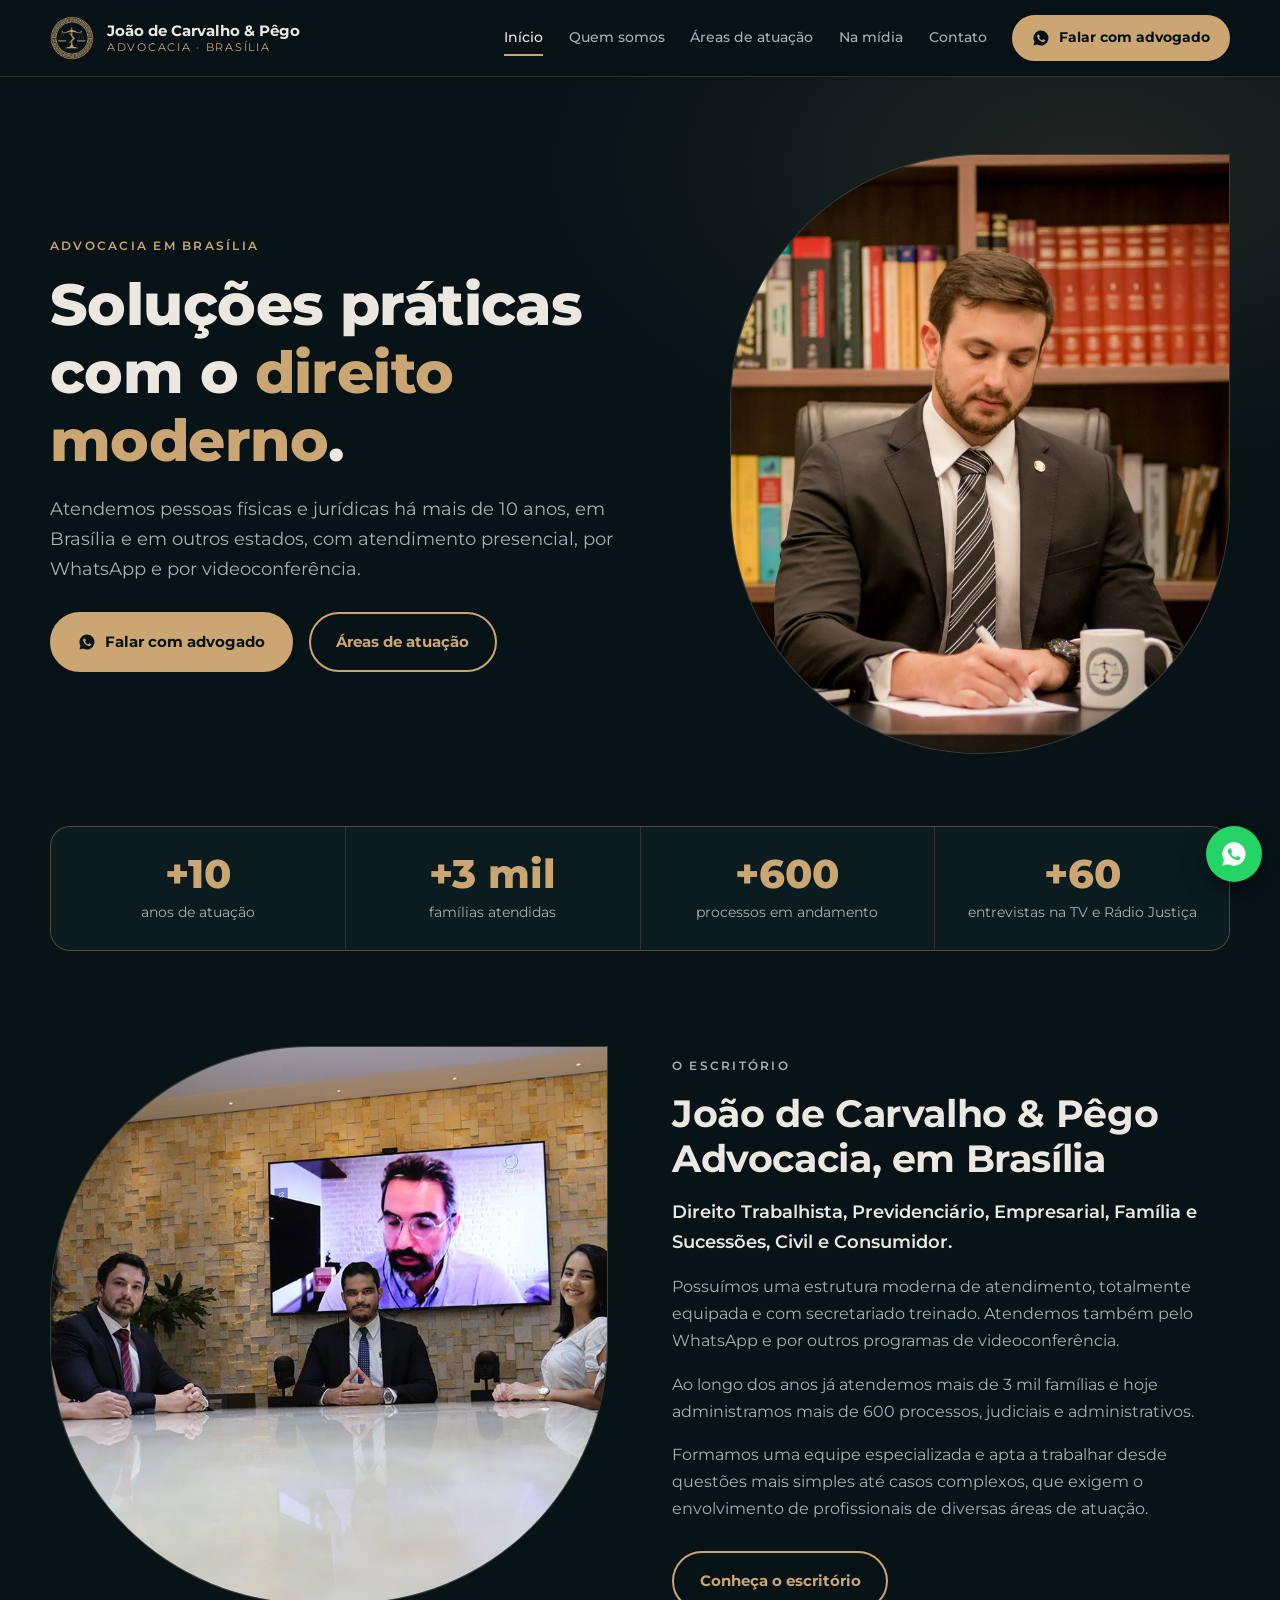
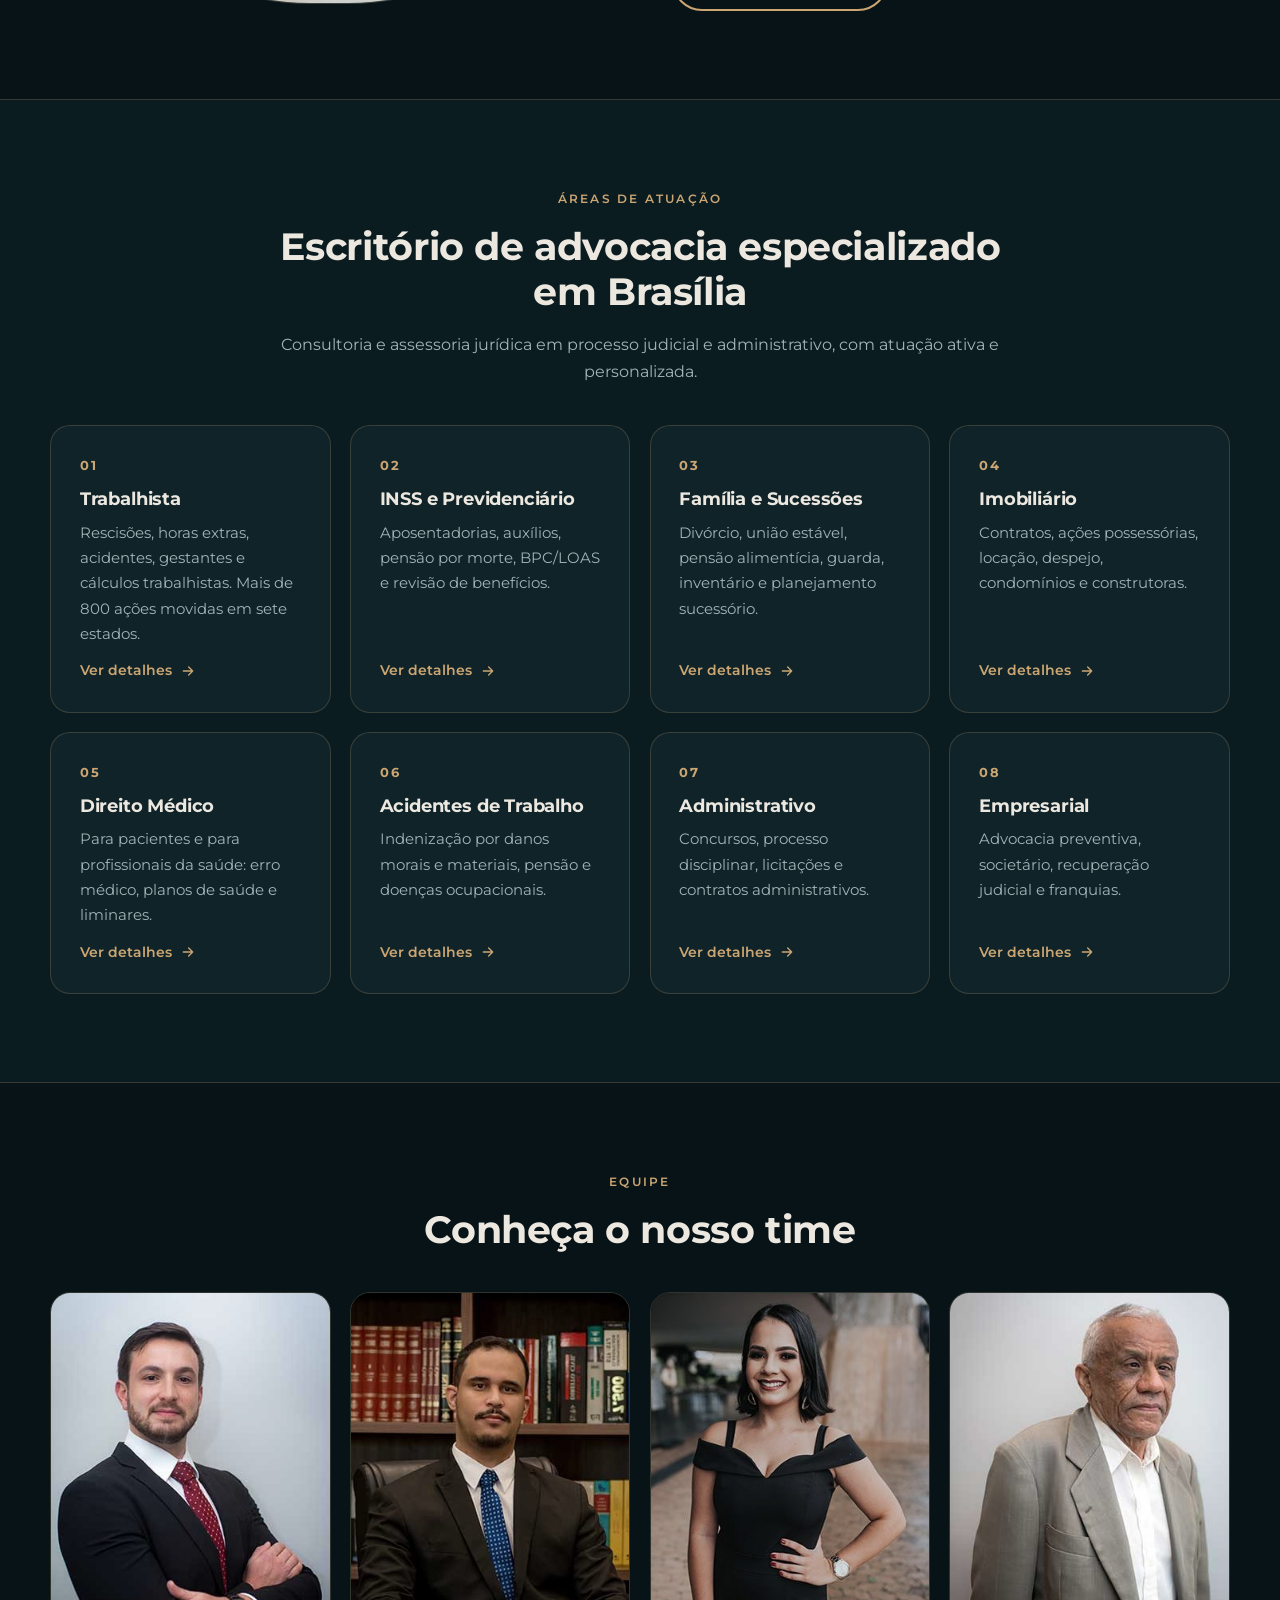
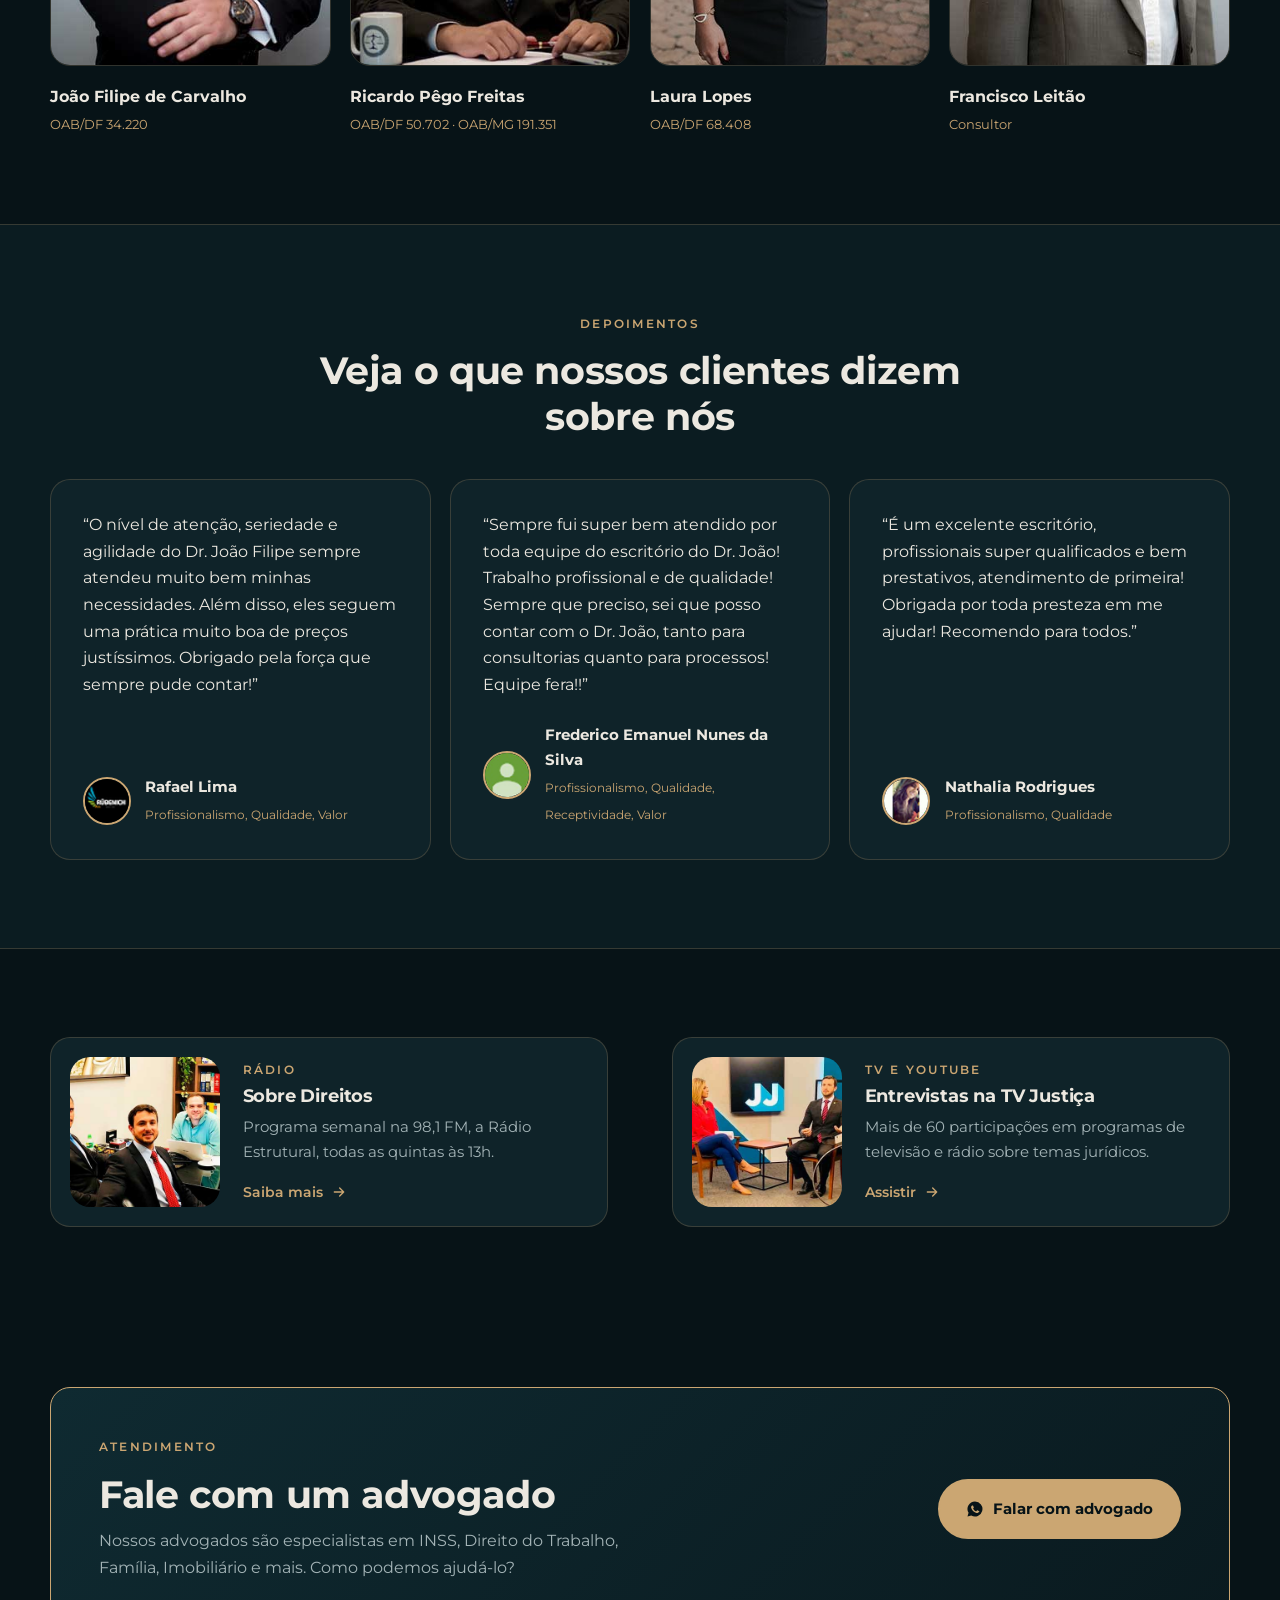
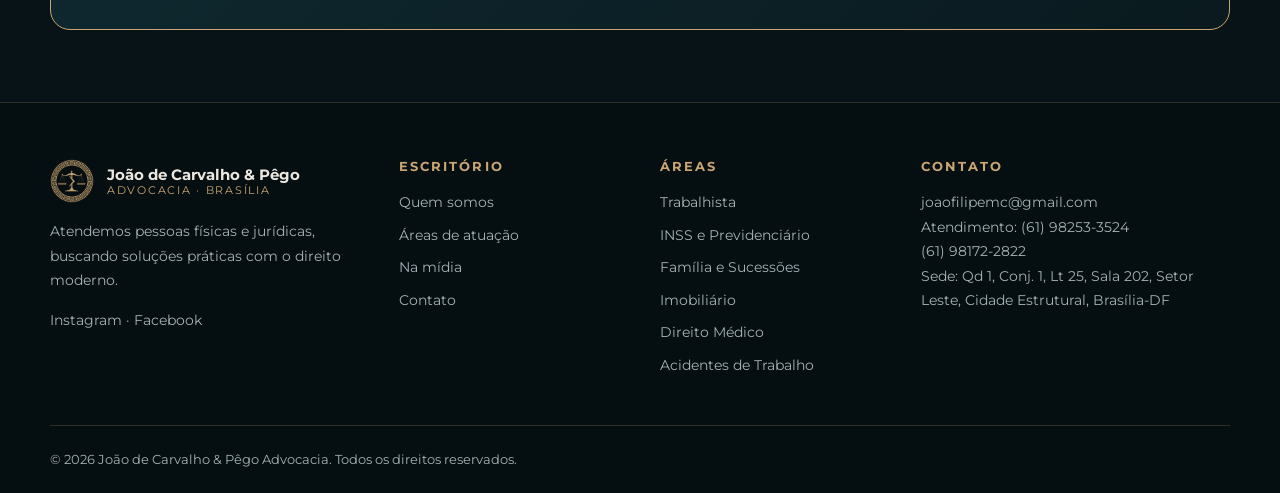
<file: index.html>
<!doctype html>
<html lang="pt-BR">
<head>
<meta charset="utf-8">
<meta name="viewport" content="width=device-width, initial-scale=1">
<title>João de Carvalho &amp; Pêgo | Advocacia em Brasília</title>
<meta name="description" content="Escritório de advocacia em Brasília com mais de 10 anos de atuação: trabalhista, INSS, família, imobiliário, médico e mais. Atendemos pessoas físicas e jurídicas.">
<meta name="theme-color" content="#071317">
<link rel="icon" href="img/marca-dourada.png">
<link rel="preconnect" href="https://fonts.googleapis.com">
<link rel="preconnect" href="https://fonts.gstatic.com" crossorigin>
<link href="https://fonts.googleapis.com/css2?family=Montserrat:wght@400;500;600;700;800&display=swap" rel="stylesheet">
<link rel="stylesheet" href="css/estilo.css">
</head>
<body>
<a class="skip" href="#conteudo">Ir para o conteúdo</a>
<header class="topo">
  <div class="wrap topo__in">
    <a class="marca" href="index.html" aria-label="João de Carvalho &amp; Pêgo Advocacia, página inicial">
      <img src="img/marca-dourada.png" alt="" width="44" height="44">
      <span><strong>João de Carvalho &amp; Pêgo</strong><small>Advocacia · Brasília</small></span>
    </a>
    <button class="menu-btn" aria-expanded="false" aria-controls="menu" aria-label="Abrir menu"><span></span><span></span><span></span></button>
    <nav id="menu" class="menu" aria-label="Principal">
      <a href="index.html" aria-current=page>Início</a><a href="quem-somos.html">Quem somos</a><a href="areas-de-atuacao.html">Áreas de atuação</a><a href="na-midia.html">Na mídia</a><a href="contato.html">Contato</a>
      <a class="btn btn--sm menu__cta" href="https://wa.me/5561982533524?text=Ol%C3%A1!%20Vim%20pelo%20site%20e%20gostaria%20de%20falar%20com%20um%20advogado." target="_blank" rel="noopener"><svg viewBox="0 0 24 24" width="18" height="18" fill="currentColor" aria-hidden="true"><path d="M12 2a10 10 0 0 0-8.6 15.1L2 22l5-1.3A10 10 0 1 0 12 2Zm5.2 14.1c-.2.6-1.2 1.2-1.7 1.2-.4.1-1 .1-1.6-.1-.4-.1-.9-.3-1.5-.6-2.7-1.2-4.4-3.9-4.5-4.1-.1-.2-1.1-1.4-1.1-2.7s.7-1.9.9-2.2c.2-.2.5-.3.7-.3h.5c.2 0 .4 0 .6.5l.8 2c.1.1.1.3 0 .5l-.3.5-.4.4c-.1.2-.3.3-.1.6.2.3.7 1.2 1.5 1.9 1 .9 1.9 1.2 2.2 1.3.3.1.4.1.6-.1l.8-1c.2-.2.3-.2.6-.1l1.9.9c.3.1.5.2.5.3.1.1.1.6-.1 1.2Z"/></svg> Falar com advogado</a>
    </nav>
  </div>
</header>
<main id="conteudo">
<section class="hero">
  <div class="wrap hero__in">
    <div class="hero__txt">
      <p class="eyebrow">Advocacia em Brasília</p>
      <h1>Soluções práticas com o <em>direito moderno</em>.</h1>
      <p class="lead">Atendemos pessoas físicas e jurídicas há mais de 10 anos, em Brasília e em outros estados, com atendimento presencial, por WhatsApp e por videoconferência.</p>
      <div class="hero__acoes"><a class="btn" href="https://wa.me/5561982533524?text=Ol%C3%A1!%20Vim%20pelo%20site%20e%20gostaria%20de%20falar%20com%20um%20advogado." target="_blank" rel="noopener"><svg viewBox="0 0 24 24" width="18" height="18" fill="currentColor" aria-hidden="true"><path d="M12 2a10 10 0 0 0-8.6 15.1L2 22l5-1.3A10 10 0 1 0 12 2Zm5.2 14.1c-.2.6-1.2 1.2-1.7 1.2-.4.1-1 .1-1.6-.1-.4-.1-.9-.3-1.5-.6-2.7-1.2-4.4-3.9-4.5-4.1-.1-.2-1.1-1.4-1.1-2.7s.7-1.9.9-2.2c.2-.2.5-.3.7-.3h.5c.2 0 .4 0 .6.5l.8 2c.1.1.1.3 0 .5l-.3.5-.4.4c-.1.2-.3.3-.1.6.2.3.7 1.2 1.5 1.9 1 .9 1.9 1.2 2.2 1.3.3.1.4.1.6-.1l.8-1c.2-.2.3-.2.6-.1l1.9.9c.3.1.5.2.5.3.1.1.1.6-.1 1.2Z"/></svg> Falar com advogado</a><a class="btn btn--ghost" href="areas-de-atuacao.html">Áreas de atuação</a></div>
    </div>
    <figure class="moldura moldura--hero"><img src="img/hero.jpg" alt="Advogado João Filipe de Carvalho em seu escritório" fetchpriority="high"></figure>
  </div>
  <div class="wrap"><dl class="numeros">
    <div><dt>+10</dt><dd>anos de atuação</dd></div>
    <div><dt>+3 mil</dt><dd>famílias atendidas</dd></div>
    <div><dt>+600</dt><dd>processos em andamento</dd></div>
    <div><dt>+60</dt><dd>entrevistas na TV e Rádio Justiça</dd></div>
  </dl></div>
</section>
<section class="bloco"><div class="wrap duas duas--centro">
  <figure class="moldura"><img src="img/equipe.jpg" alt="Equipe do escritório em sala de reunião" loading="lazy"></figure>
  <div class="texto-img"><p class="eyebrow">O escritório</p><h2>João de Carvalho &amp; Pêgo Advocacia, em Brasília</h2>
    <p class="destaque">Direito Trabalhista, Previdenciário, Empresarial, Família e Sucessões, Civil e Consumidor.</p>
    <p>Possuímos uma estrutura moderna de atendimento, totalmente equipada e com secretariado treinado. Atendemos também pelo WhatsApp e por outros programas de videoconferência.</p>
    <p>Ao longo dos anos já atendemos mais de 3 mil famílias e hoje administramos mais de 600 processos, judiciais e administrativos.</p>
    <p>Formamos uma equipe especializada e apta a trabalhar desde questões mais simples até casos complexos, que exigem o envolvimento de profissionais de diversas áreas de atuação.</p>
    <a class="btn btn--ghost" href="quem-somos.html">Conheça o escritório</a></div>
</div></section>
<section class="bloco bloco--alt"><div class="wrap">
  <div class="cab cab--centro"><p class="eyebrow">Áreas de atuação</p><h2>Escritório de advocacia especializado em Brasília</h2><p>Consultoria e assessoria jurídica em processo judicial e administrativo, com atuação ativa e personalizada.</p></div>
  <div class="grid-areas"><a class="card-area" href="trabalhista.html"><span class="card-area__n">01</span><h3>Trabalhista</h3><p>Rescisões, horas extras, acidentes, gestantes e cálculos trabalhistas. Mais de 800 ações movidas em sete estados.</p><span class="seta">Ver detalhes <svg viewBox="0 0 24 24" width="16" height="16" fill="none" stroke="currentColor" stroke-width="2" stroke-linecap="round" stroke-linejoin="round" aria-hidden="true"><path d="M5 12h14M13 6l6 6-6 6"/></svg></span></a><a class="card-area" href="inss.html"><span class="card-area__n">02</span><h3>INSS e Previdenciário</h3><p>Aposentadorias, auxílios, pensão por morte, BPC/LOAS e revisão de benefícios.</p><span class="seta">Ver detalhes <svg viewBox="0 0 24 24" width="16" height="16" fill="none" stroke="currentColor" stroke-width="2" stroke-linecap="round" stroke-linejoin="round" aria-hidden="true"><path d="M5 12h14M13 6l6 6-6 6"/></svg></span></a><a class="card-area" href="familia-e-sucessoes.html"><span class="card-area__n">03</span><h3>Família e Sucessões</h3><p>Divórcio, união estável, pensão alimentícia, guarda, inventário e planejamento sucessório.</p><span class="seta">Ver detalhes <svg viewBox="0 0 24 24" width="16" height="16" fill="none" stroke="currentColor" stroke-width="2" stroke-linecap="round" stroke-linejoin="round" aria-hidden="true"><path d="M5 12h14M13 6l6 6-6 6"/></svg></span></a><a class="card-area" href="imobiliario.html"><span class="card-area__n">04</span><h3>Imobiliário</h3><p>Contratos, ações possessórias, locação, despejo, condomínios e construtoras.</p><span class="seta">Ver detalhes <svg viewBox="0 0 24 24" width="16" height="16" fill="none" stroke="currentColor" stroke-width="2" stroke-linecap="round" stroke-linejoin="round" aria-hidden="true"><path d="M5 12h14M13 6l6 6-6 6"/></svg></span></a><a class="card-area" href="direito-medico.html"><span class="card-area__n">05</span><h3>Direito Médico</h3><p>Para pacientes e para profissionais da saúde: erro médico, planos de saúde e liminares.</p><span class="seta">Ver detalhes <svg viewBox="0 0 24 24" width="16" height="16" fill="none" stroke="currentColor" stroke-width="2" stroke-linecap="round" stroke-linejoin="round" aria-hidden="true"><path d="M5 12h14M13 6l6 6-6 6"/></svg></span></a><a class="card-area" href="acidentes-de-trabalho.html"><span class="card-area__n">06</span><h3>Acidentes de Trabalho</h3><p>Indenização por danos morais e materiais, pensão e doenças ocupacionais.</p><span class="seta">Ver detalhes <svg viewBox="0 0 24 24" width="16" height="16" fill="none" stroke="currentColor" stroke-width="2" stroke-linecap="round" stroke-linejoin="round" aria-hidden="true"><path d="M5 12h14M13 6l6 6-6 6"/></svg></span></a><a class="card-area" href="areas-de-atuacao.html#administrativo"><span class="card-area__n">07</span><h3>Administrativo</h3><p>Concursos, processo disciplinar, licitações e contratos administrativos.</p><span class="seta">Ver detalhes <svg viewBox="0 0 24 24" width="16" height="16" fill="none" stroke="currentColor" stroke-width="2" stroke-linecap="round" stroke-linejoin="round" aria-hidden="true"><path d="M5 12h14M13 6l6 6-6 6"/></svg></span></a><a class="card-area" href="areas-de-atuacao.html#empresarial"><span class="card-area__n">08</span><h3>Empresarial</h3><p>Advocacia preventiva, societário, recuperação judicial e franquias.</p><span class="seta">Ver detalhes <svg viewBox="0 0 24 24" width="16" height="16" fill="none" stroke="currentColor" stroke-width="2" stroke-linecap="round" stroke-linejoin="round" aria-hidden="true"><path d="M5 12h14M13 6l6 6-6 6"/></svg></span></a></div>
</div></section>
<section class="bloco"><div class="wrap">
  <div class="cab cab--centro"><p class="eyebrow">Equipe</p><h2>Conheça o nosso time</h2></div>
  <div class="grid-time"><a class="mini" href="quem-somos.html#joao"><img src="img/joao.jpg" alt="João Filipe de Carvalho" loading="lazy"><strong>João Filipe de Carvalho</strong><small>OAB/DF 34.220</small></a><a class="mini" href="quem-somos.html#pego"><img src="img/pego.jpg" alt="Ricardo Pêgo Freitas" loading="lazy"><strong>Ricardo Pêgo Freitas</strong><small>OAB/DF 50.702 · OAB/MG 191.351</small></a><a class="mini" href="quem-somos.html#laura"><img src="img/laura.jpg" alt="Laura Lopes" loading="lazy"><strong>Laura Lopes</strong><small>OAB/DF 68.408</small></a><a class="mini" href="quem-somos.html#francisco"><img src="img/francisco.jpg" alt="Francisco Leitão" loading="lazy"><strong>Francisco Leitão</strong><small>Consultor</small></a></div>
</div></section>
<section class="bloco bloco--alt"><div class="wrap">
  <div class="cab cab--centro"><p class="eyebrow">Depoimentos</p><h2>Veja o que nossos clientes dizem sobre nós</h2></div>
  <div class="grid-dep"><figure class="dep"><blockquote>“O nível de atenção, seriedade e agilidade do Dr. João Filipe sempre atendeu muito bem minhas necessidades. Além disso, eles seguem uma prática muito boa de preços justíssimos. Obrigado pela força que sempre pude contar!”</blockquote><figcaption><img src="img/dep-rafaellima.jpg" alt="" width="48" height="48" loading="lazy"><span><strong>Rafael Lima</strong><small>Profissionalismo, Qualidade, Valor</small></span></figcaption></figure><figure class="dep"><blockquote>“Sempre fui super bem atendido por toda equipe do escritório do Dr. João! Trabalho profissional e de qualidade! Sempre que preciso, sei que posso contar com o Dr. João, tanto para consultorias quanto para processos! Equipe fera!!”</blockquote><figcaption><img src="img/dep-frederico.jpg" alt="" width="48" height="48" loading="lazy"><span><strong>Frederico Emanuel Nunes da Silva</strong><small>Profissionalismo, Qualidade, Receptividade, Valor</small></span></figcaption></figure><figure class="dep"><blockquote>“É um excelente escritório, profissionais super qualificados e bem prestativos, atendimento de primeira! Obrigada por toda presteza em me ajudar! Recomendo para todos.”</blockquote><figcaption><img src="img/dep-nathaliarodrigues.jpg" alt="" width="48" height="48" loading="lazy"><span><strong>Nathalia Rodrigues</strong><small>Profissionalismo, Qualidade</small></span></figcaption></figure></div>
</div></section>
<section class="bloco"><div class="wrap duas">
  <article class="card-midia"><img src="img/radio.jpg" alt="" loading="lazy"><div><p class="eyebrow">Rádio</p><h3>Sobre Direitos</h3><p>Programa semanal na 98,1 FM, a Rádio Estrutural, todas as quintas às 13h.</p><a class="seta" href="na-midia.html">Saiba mais <svg viewBox="0 0 24 24" width="16" height="16" fill="none" stroke="currentColor" stroke-width="2" stroke-linecap="round" stroke-linejoin="round" aria-hidden="true"><path d="M5 12h14M13 6l6 6-6 6"/></svg></a></div></article>
  <article class="card-midia"><img src="img/entrevistas.jpg" alt="" loading="lazy"><div><p class="eyebrow">TV e YouTube</p><h3>Entrevistas na TV Justiça</h3><p>Mais de 60 participações em programas de televisão e rádio sobre temas jurídicos.</p><a class="seta" href="na-midia.html">Assistir <svg viewBox="0 0 24 24" width="16" height="16" fill="none" stroke="currentColor" stroke-width="2" stroke-linecap="round" stroke-linejoin="round" aria-hidden="true"><path d="M5 12h14M13 6l6 6-6 6"/></svg></a></div></article>
</div></section>
<section class="faixa">
  <div class="wrap faixa__in">
    <div><p class="eyebrow">Atendimento</p><h2>Fale com um advogado</h2><p>Nossos advogados são especialistas em INSS, Direito do Trabalho, Família, Imobiliário e mais. Como podemos ajudá-lo?</p></div>
    <a class="btn" href="https://wa.me/5561982533524?text=Ol%C3%A1!%20Vim%20pelo%20site%20e%20gostaria%20de%20falar%20com%20um%20advogado." target="_blank" rel="noopener"><svg viewBox="0 0 24 24" width="18" height="18" fill="currentColor" aria-hidden="true"><path d="M12 2a10 10 0 0 0-8.6 15.1L2 22l5-1.3A10 10 0 1 0 12 2Zm5.2 14.1c-.2.6-1.2 1.2-1.7 1.2-.4.1-1 .1-1.6-.1-.4-.1-.9-.3-1.5-.6-2.7-1.2-4.4-3.9-4.5-4.1-.1-.2-1.1-1.4-1.1-2.7s.7-1.9.9-2.2c.2-.2.5-.3.7-.3h.5c.2 0 .4 0 .6.5l.8 2c.1.1.1.3 0 .5l-.3.5-.4.4c-.1.2-.3.3-.1.6.2.3.7 1.2 1.5 1.9 1 .9 1.9 1.2 2.2 1.3.3.1.4.1.6-.1l.8-1c.2-.2.3-.2.6-.1l1.9.9c.3.1.5.2.5.3.1.1.1.6-.1 1.2Z"/></svg> Falar com advogado</a>
  </div>
</section>
</main>
<footer class="rodape">
  <div class="wrap rodape__grid">
    <div>
      <a class="marca" href="index.html"><img src="img/marca-dourada.png" alt="" width="44" height="44"><span><strong>João de Carvalho &amp; Pêgo</strong><small>Advocacia · Brasília</small></span></a>
      <p class="rodape__txt">Atendemos pessoas físicas e jurídicas, buscando soluções práticas com o direito moderno.</p>
      <p class="redes"><a href="https://www.instagram.com/joaocarvalho.adv/" target="_blank" rel="noopener">Instagram</a> · <a href="https://www.facebook.com/jcp.adv.br" target="_blank" rel="noopener">Facebook</a></p>
    </div>
    <div>
      <h3>Escritório</h3>
      <ul class="links">
        <li><a href="quem-somos.html">Quem somos</a></li>
        <li><a href="areas-de-atuacao.html">Áreas de atuação</a></li>
        <li><a href="na-midia.html">Na mídia</a></li>
        <li><a href="contato.html">Contato</a></li>
      </ul>
    </div>
    <div>
      <h3>Áreas</h3>
      <ul class="links">
        <li><a href="trabalhista.html">Trabalhista</a></li>
        <li><a href="inss.html">INSS e Previdenciário</a></li>
        <li><a href="familia-e-sucessoes.html">Família e Sucessões</a></li>
        <li><a href="imobiliario.html">Imobiliário</a></li>
        <li><a href="direito-medico.html">Direito Médico</a></li>
        <li><a href="acidentes-de-trabalho.html">Acidentes de Trabalho</a></li>
      </ul>
    </div>
    <div>
      <h3>Contato</h3>
      <p class="rodape__txt"><a href="mailto:joaofilipemc@gmail.com">joaofilipemc@gmail.com</a><br>
      Atendimento: <a href="https://wa.me/5561982533524?text=Ol%C3%A1!%20Vim%20pelo%20site%20e%20gostaria%20de%20falar%20com%20um%20advogado." target="_blank" rel="noopener">(61) 98253-3524</a><br>
      (61) 98172-2822<br>
      Sede: Qd 1, Conj. 1, Lt 25, Sala 202, Setor Leste, Cidade Estrutural, Brasília-DF</p>
    </div>
  </div>
  <div class="wrap rodape__fim"><p>© 2026 João de Carvalho &amp; Pêgo Advocacia. Todos os direitos reservados.</p></div>
</footer>
<a class="flutuante" href="https://wa.me/5561982533524?text=Ol%C3%A1!%20Vim%20pelo%20site%20e%20gostaria%20de%20falar%20com%20um%20advogado." target="_blank" rel="noopener" aria-label="Falar pelo WhatsApp"><svg viewBox="0 0 24 24" width="18" height="18" fill="currentColor" aria-hidden="true"><path d="M12 2a10 10 0 0 0-8.6 15.1L2 22l5-1.3A10 10 0 1 0 12 2Zm5.2 14.1c-.2.6-1.2 1.2-1.7 1.2-.4.1-1 .1-1.6-.1-.4-.1-.9-.3-1.5-.6-2.7-1.2-4.4-3.9-4.5-4.1-.1-.2-1.1-1.4-1.1-2.7s.7-1.9.9-2.2c.2-.2.5-.3.7-.3h.5c.2 0 .4 0 .6.5l.8 2c.1.1.1.3 0 .5l-.3.5-.4.4c-.1.2-.3.3-.1.6.2.3.7 1.2 1.5 1.9 1 .9 1.9 1.2 2.2 1.3.3.1.4.1.6-.1l.8-1c.2-.2.3-.2.6-.1l1.9.9c.3.1.5.2.5.3.1.1.1.6-.1 1.2Z"/></svg></a>
<script src="js/site.js"></script>
</body>
</html>
</file>
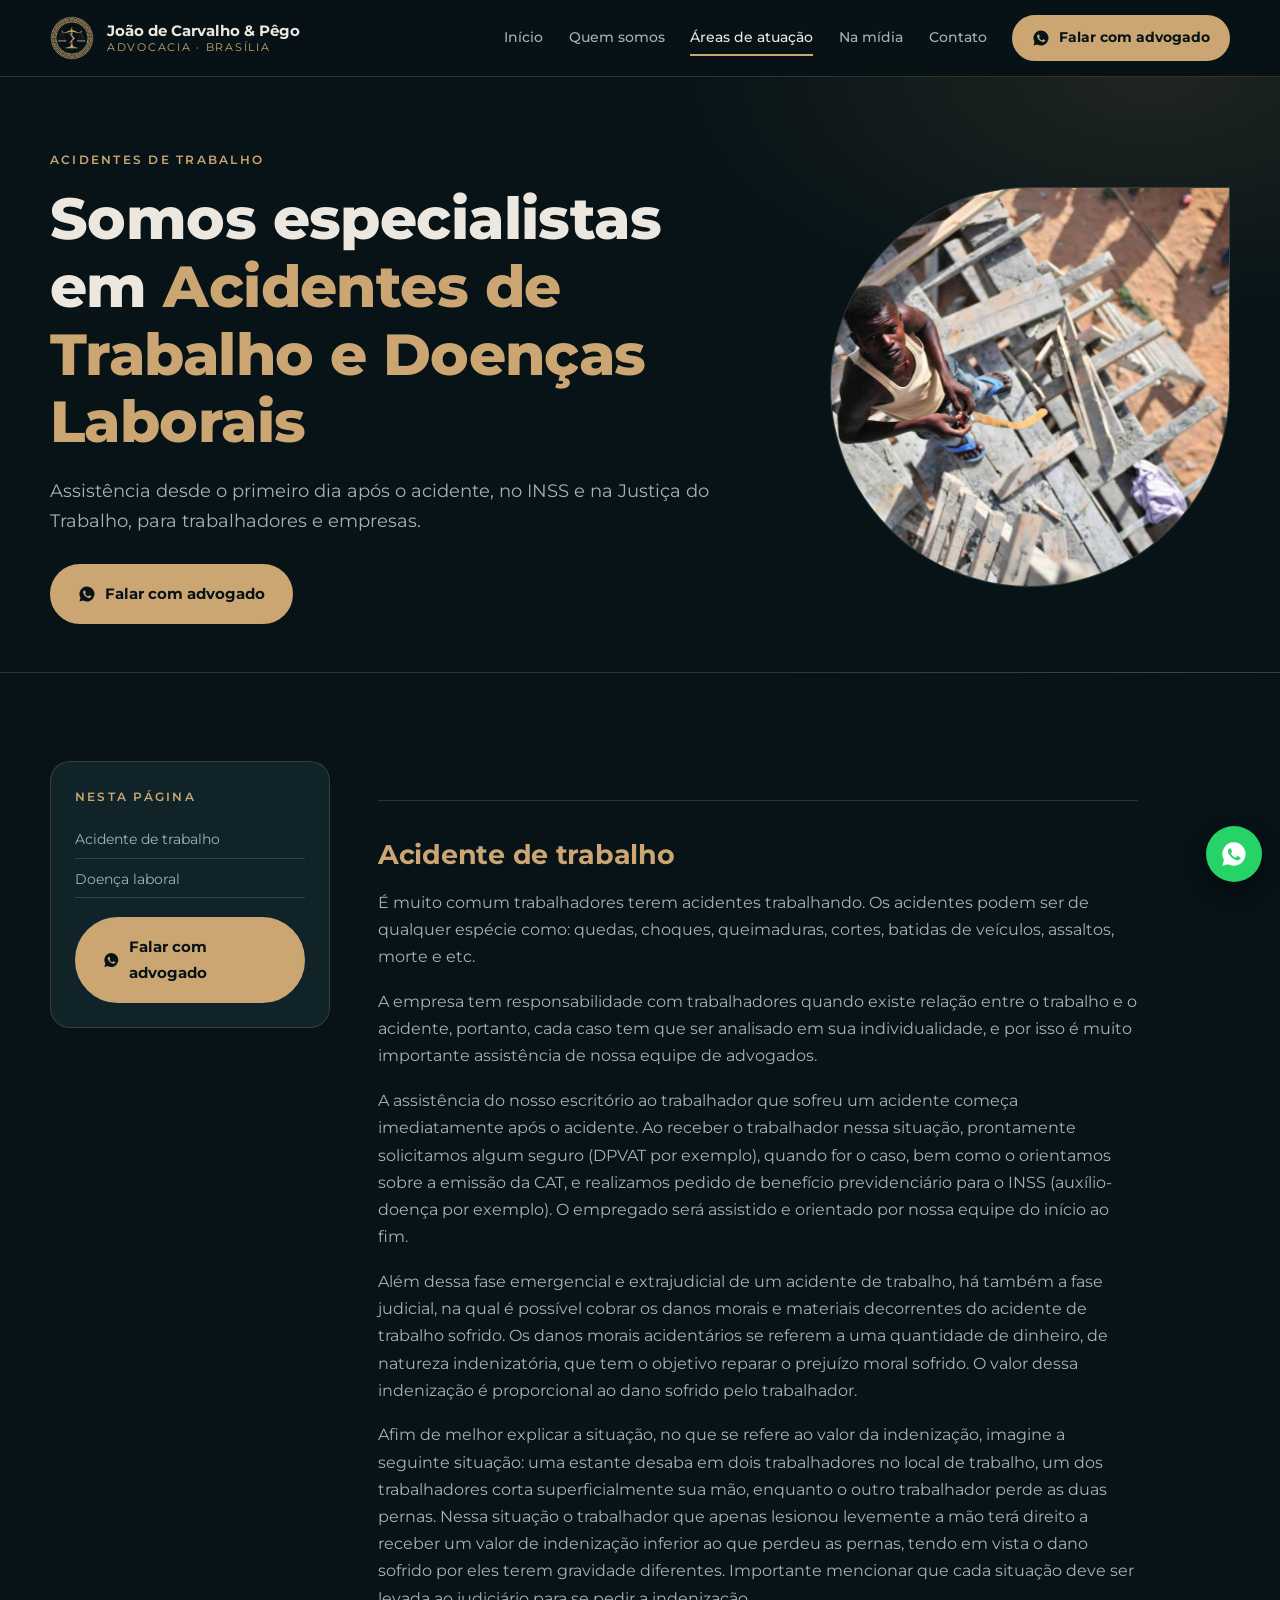
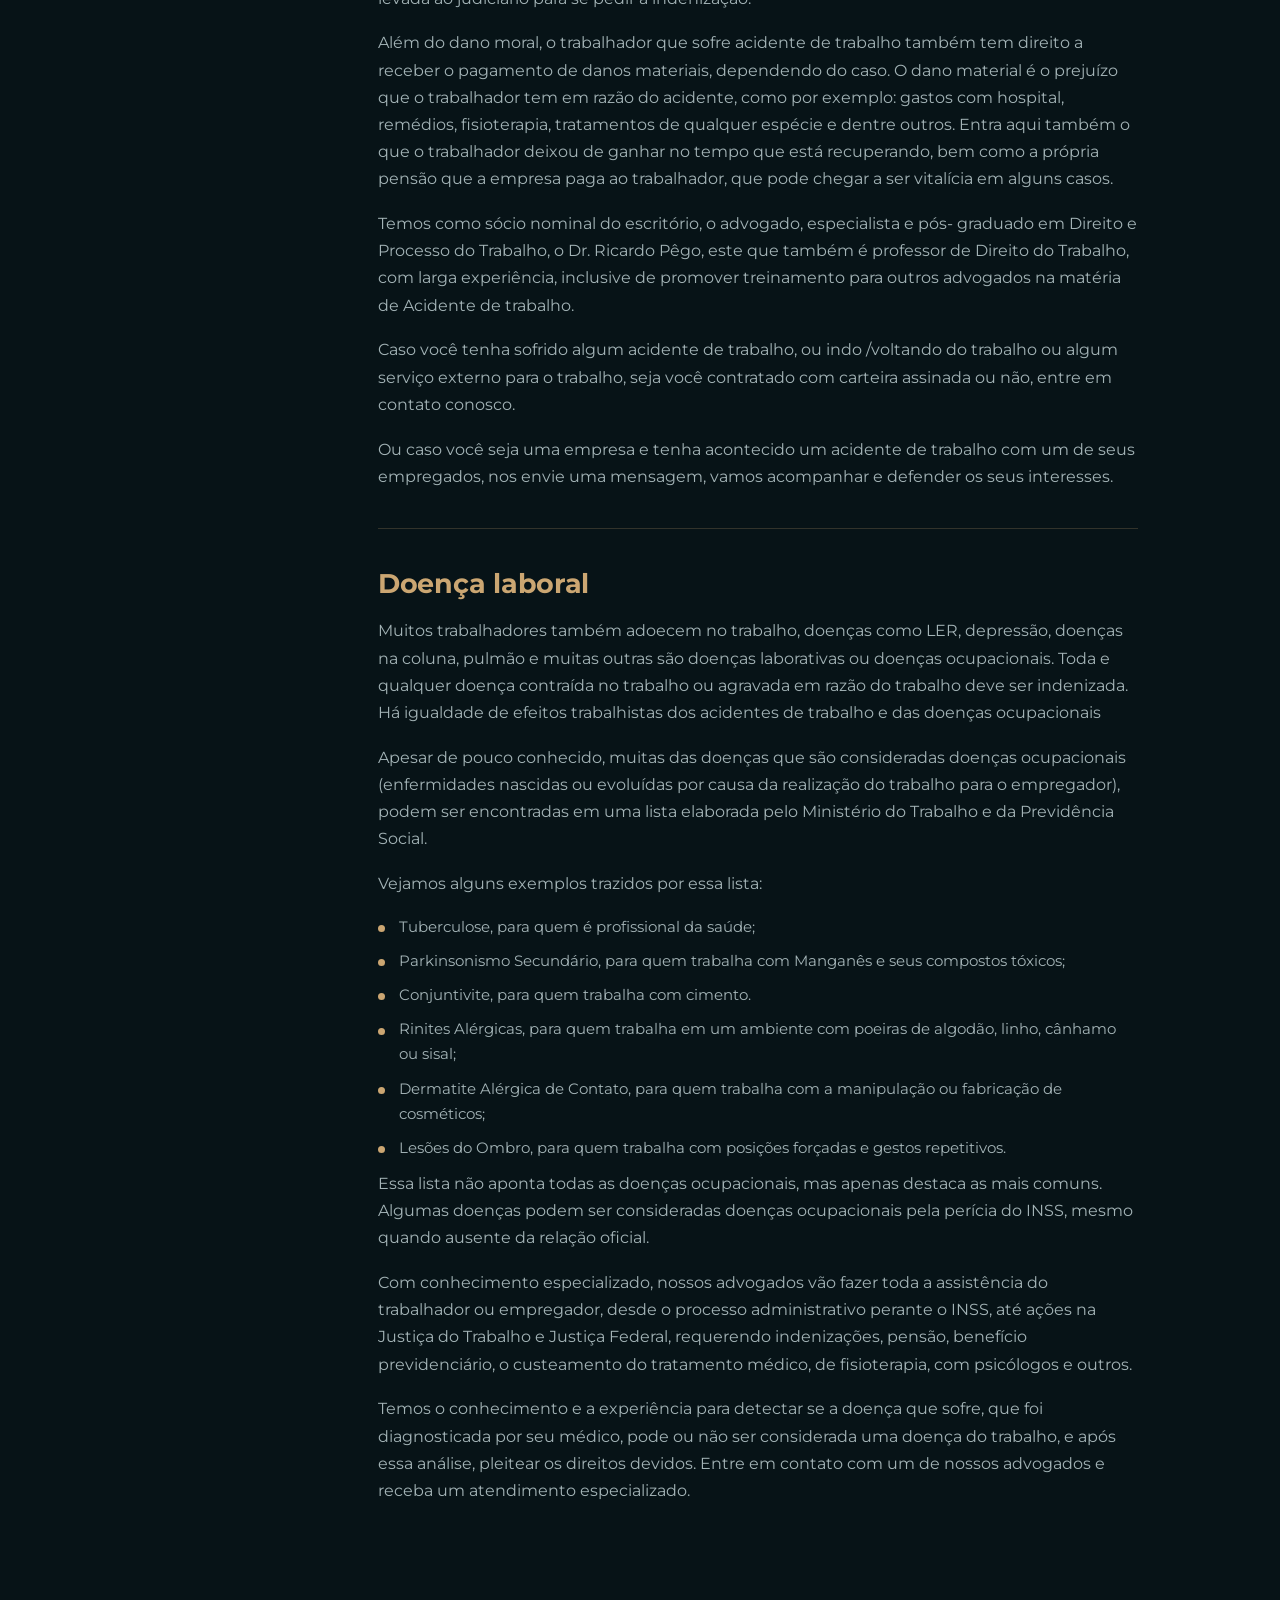
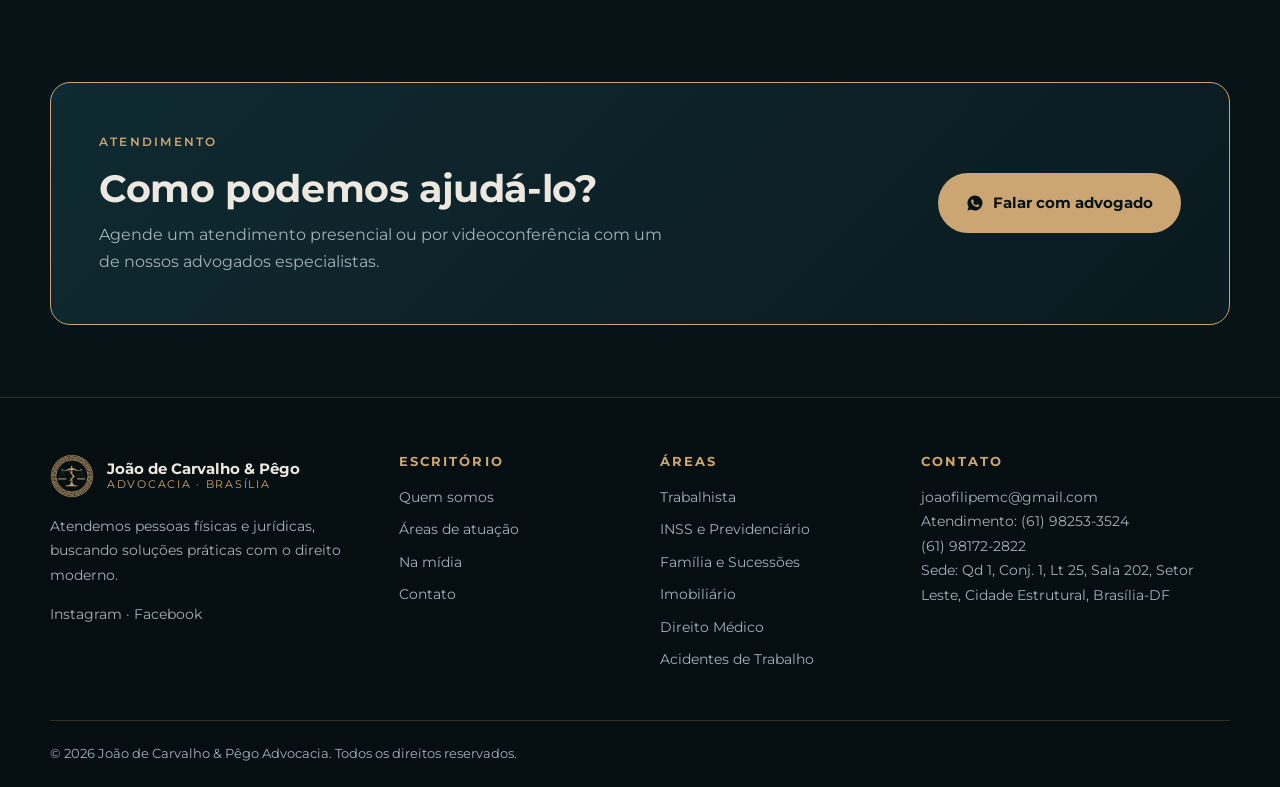
<file: acidentes-de-trabalho.html>
<!doctype html>
<html lang="pt-BR">
<head>
<meta charset="utf-8">
<meta name="viewport" content="width=device-width, initial-scale=1">
<title>Advogado de Acidente de Trabalho em Brasília | João de Carvalho &amp; Pêgo Advocacia</title>
<meta name="description" content="Assistência desde o primeiro dia após o acidente, no INSS e na Justiça do Trabalho, para trabalhadores e empresas.">
<meta name="theme-color" content="#071317">
<link rel="icon" href="img/marca-dourada.png">
<link rel="preconnect" href="https://fonts.googleapis.com">
<link rel="preconnect" href="https://fonts.gstatic.com" crossorigin>
<link href="https://fonts.googleapis.com/css2?family=Montserrat:wght@400;500;600;700;800&display=swap" rel="stylesheet">
<link rel="stylesheet" href="css/estilo.css">
</head>
<body>
<a class="skip" href="#conteudo">Ir para o conteúdo</a>
<header class="topo">
  <div class="wrap topo__in">
    <a class="marca" href="index.html" aria-label="João de Carvalho &amp; Pêgo Advocacia, página inicial">
      <img src="img/marca-dourada.png" alt="" width="44" height="44">
      <span><strong>João de Carvalho &amp; Pêgo</strong><small>Advocacia · Brasília</small></span>
    </a>
    <button class="menu-btn" aria-expanded="false" aria-controls="menu" aria-label="Abrir menu"><span></span><span></span><span></span></button>
    <nav id="menu" class="menu" aria-label="Principal">
      <a href="index.html">Início</a><a href="quem-somos.html">Quem somos</a><a href="areas-de-atuacao.html" aria-current=page>Áreas de atuação</a><a href="na-midia.html">Na mídia</a><a href="contato.html">Contato</a>
      <a class="btn btn--sm menu__cta" href="https://wa.me/5561982533524?text=Ol%C3%A1!%20Vim%20pelo%20site%20e%20gostaria%20de%20falar%20com%20um%20advogado." target="_blank" rel="noopener"><svg viewBox="0 0 24 24" width="18" height="18" fill="currentColor" aria-hidden="true"><path d="M12 2a10 10 0 0 0-8.6 15.1L2 22l5-1.3A10 10 0 1 0 12 2Zm5.2 14.1c-.2.6-1.2 1.2-1.7 1.2-.4.1-1 .1-1.6-.1-.4-.1-.9-.3-1.5-.6-2.7-1.2-4.4-3.9-4.5-4.1-.1-.2-1.1-1.4-1.1-2.7s.7-1.9.9-2.2c.2-.2.5-.3.7-.3h.5c.2 0 .4 0 .6.5l.8 2c.1.1.1.3 0 .5l-.3.5-.4.4c-.1.2-.3.3-.1.6.2.3.7 1.2 1.5 1.9 1 .9 1.9 1.2 2.2 1.3.3.1.4.1.6-.1l.8-1c.2-.2.3-.2.6-.1l1.9.9c.3.1.5.2.5.3.1.1.1.6-.1 1.2Z"/></svg> Falar com advogado</a>
    </nav>
  </div>
</header>
<main id="conteudo">
<section class="page-hero page-hero--img">
  <div class="wrap page-hero__in">
    <div class="page-hero__txt"><p class="eyebrow">Acidentes de Trabalho</p><h1>Somos especialistas em <em>Acidentes de Trabalho e Doenças Laborais</em></h1><p class="lead">Assistência desde o primeiro dia após o acidente, no INSS e na Justiça do Trabalho, para trabalhadores e empresas.</p>
    <a class="btn" href="https://wa.me/5561982533524?text=Ol%C3%A1!%20Vim%20pelo%20site%20e%20gostaria%20de%20falar%20com%20um%20advogado." target="_blank" rel="noopener"><svg viewBox="0 0 24 24" width="18" height="18" fill="currentColor" aria-hidden="true"><path d="M12 2a10 10 0 0 0-8.6 15.1L2 22l5-1.3A10 10 0 1 0 12 2Zm5.2 14.1c-.2.6-1.2 1.2-1.7 1.2-.4.1-1 .1-1.6-.1-.4-.1-.9-.3-1.5-.6-2.7-1.2-4.4-3.9-4.5-4.1-.1-.2-1.1-1.4-1.1-2.7s.7-1.9.9-2.2c.2-.2.5-.3.7-.3h.5c.2 0 .4 0 .6.5l.8 2c.1.1.1.3 0 .5l-.3.5-.4.4c-.1.2-.3.3-.1.6.2.3.7 1.2 1.5 1.9 1 .9 1.9 1.2 2.2 1.3.3.1.4.1.6-.1l.8-1c.2-.2.3-.2.6-.1l1.9.9c.3.1.5.2.5.3.1.1.1.6-.1 1.2Z"/></svg> Falar com advogado</a></div>
    <figure class="moldura"><img src="img/acidentes.jpg" alt="Trabalhador na construção civil" loading="eager"></figure>
  </div>
</section>
<section class="bloco">
  <div class="wrap conteudo">
    <aside class="indice" aria-label="Nesta página"><p class="eyebrow">Nesta página</p><ol><li><a href="#s0">Acidente de trabalho</a></li><li><a href="#s1">Doença laboral</a></li></ol>
      <a class="btn btn--full" href="https://wa.me/5561982533524?text=Ol%C3%A1!%20Vim%20pelo%20site%20e%20gostaria%20de%20falar%20com%20um%20advogado." target="_blank" rel="noopener"><svg viewBox="0 0 24 24" width="18" height="18" fill="currentColor" aria-hidden="true"><path d="M12 2a10 10 0 0 0-8.6 15.1L2 22l5-1.3A10 10 0 1 0 12 2Zm5.2 14.1c-.2.6-1.2 1.2-1.7 1.2-.4.1-1 .1-1.6-.1-.4-.1-.9-.3-1.5-.6-2.7-1.2-4.4-3.9-4.5-4.1-.1-.2-1.1-1.4-1.1-2.7s.7-1.9.9-2.2c.2-.2.5-.3.7-.3h.5c.2 0 .4 0 .6.5l.8 2c.1.1.1.3 0 .5l-.3.5-.4.4c-.1.2-.3.3-.1.6.2.3.7 1.2 1.5 1.9 1 .9 1.9 1.2 2.2 1.3.3.1.4.1.6-.1l.8-1c.2-.2.3-.2.6-.1l1.9.9c.3.1.5.2.5.3.1.1.1.6-.1 1.2Z"/></svg> Falar com advogado</a></aside>
    <article class="artigo"><div class="prosa prosa--intro"></div><section class="tema" id="s0"><h2>Acidente de trabalho</h2><div class="prosa"><p>É muito comum trabalhadores terem acidentes trabalhando. Os acidentes podem ser de qualquer espécie como: quedas, choques, queimaduras, cortes, batidas de veículos, assaltos, morte e etc.</p><p>A empresa tem responsabilidade com trabalhadores quando existe relação entre o trabalho e o acidente, portanto, cada caso tem que ser analisado em sua individualidade, e por isso é muito importante assistência de nossa equipe de advogados.</p><p>A assistência do nosso escritório ao trabalhador que sofreu um acidente começa imediatamente após o acidente. Ao receber o trabalhador nessa situação, prontamente solicitamos algum seguro (DPVAT por exemplo), quando for o caso, bem como o orientamos sobre a emissão da CAT, e realizamos pedido de benefício previdenciário para o INSS (auxílio-doença por exemplo). O empregado será assistido e orientado por nossa equipe do início ao fim.</p><p>Além dessa fase emergencial e extrajudicial de um acidente de trabalho, há também a fase judicial, na qual é possível cobrar os danos morais e materiais decorrentes do acidente de trabalho sofrido. Os danos morais acidentários se referem a uma quantidade de dinheiro, de natureza indenizatória, que tem o objetivo reparar o prejuízo moral sofrido. O valor dessa indenização é proporcional ao dano sofrido pelo trabalhador.</p><p>Afim de melhor explicar a situação, no que se refere ao valor da indenização, imagine a seguinte situação: uma estante desaba em dois trabalhadores no local de trabalho, um dos trabalhadores corta superficialmente sua mão, enquanto o outro trabalhador perde as duas pernas. Nessa situação o trabalhador que apenas lesionou levemente a mão terá direito a receber um valor de indenização inferior ao que perdeu as pernas, tendo em vista o dano sofrido por eles terem gravidade diferentes. Importante mencionar que cada situação deve ser levada ao judiciário para se pedir a indenização.</p><p>Além do dano moral, o trabalhador que sofre acidente de trabalho também tem direito a receber o pagamento de danos materiais, dependendo do caso. O dano material é o prejuízo que o trabalhador tem em razão do acidente, como por exemplo: gastos com hospital, remédios, fisioterapia, tratamentos de qualquer espécie e dentre outros. Entra aqui também o que o trabalhador deixou de ganhar no tempo que está recuperando, bem como a própria pensão que a empresa paga ao trabalhador, que pode chegar a ser vitalícia em alguns casos.</p><p>Temos como sócio nominal do escritório, o advogado, especialista e pós- graduado em Direito e Processo do Trabalho, o Dr. Ricardo Pêgo, este que também é professor de Direito do Trabalho, com larga experiência, inclusive de promover treinamento para outros advogados na matéria de Acidente de trabalho.</p><p>Caso você tenha sofrido algum acidente de trabalho, ou indo /voltando do trabalho ou algum serviço externo para o trabalho, seja você contratado com carteira assinada ou não, entre em contato conosco.</p><p>Ou caso você seja uma empresa e tenha acontecido um acidente de trabalho com um de seus empregados, nos envie uma mensagem, vamos acompanhar e defender os seus interesses.</p></div></section><section class="tema" id="s1"><h2>Doença laboral</h2><div class="prosa"><p>Muitos trabalhadores também adoecem no trabalho, doenças como LER, depressão, doenças na coluna, pulmão e muitas outras são doenças laborativas ou doenças ocupacionais. Toda e qualquer doença contraída no trabalho ou agravada em razão do trabalho deve ser indenizada. Há igualdade de efeitos trabalhistas dos acidentes de trabalho e das doenças ocupacionais</p><p>Apesar de pouco conhecido, muitas das doenças que são consideradas doenças ocupacionais (enfermidades nascidas ou evoluídas por causa da realização do trabalho para o empregador), podem ser encontradas em uma lista elaborada pelo Ministério do Trabalho e da Previdência Social.</p><p>Vejamos alguns exemplos trazidos por essa lista:</p><ul><li>Tuberculose, para quem é profissional da saúde;</li><li>Parkinsonismo Secundário, para quem trabalha com Manganês e seus compostos tóxicos;</li><li>Conjuntivite, para quem trabalha com cimento.</li><li>Rinites Alérgicas, para quem trabalha em um ambiente com poeiras de algodão, linho, cânhamo ou sisal;</li><li>Dermatite Alérgica de Contato, para quem trabalha com a manipulação ou fabricação de cosméticos;</li><li>Lesões do Ombro, para quem trabalha com posições forçadas e gestos repetitivos.</li></ul><p>Essa lista não aponta todas as doenças ocupacionais, mas apenas destaca as mais comuns. Algumas doenças podem ser consideradas doenças ocupacionais pela perícia do INSS, mesmo quando ausente da relação oficial.</p><p>Com conhecimento especializado, nossos advogados vão fazer toda a assistência do trabalhador ou empregador, desde o processo administrativo perante o INSS, até ações na Justiça do Trabalho e Justiça Federal, requerendo indenizações, pensão, benefício previdenciário, o custeamento do tratamento médico, de fisioterapia, com psicólogos e outros.</p><p>Temos o conhecimento e a experiência para detectar se a doença que sofre, que foi diagnosticada por seu médico, pode ou não ser considerada uma doença do trabalho, e após essa análise, pleitear os direitos devidos. Entre em contato com um de nossos advogados e receba um atendimento especializado.</p></div></section></article>
  </div>
</section>
<section class="faixa">
  <div class="wrap faixa__in">
    <div><p class="eyebrow">Atendimento</p><h2>Como podemos ajudá-lo?</h2><p>Agende um atendimento presencial ou por videoconferência com um de nossos advogados especialistas.</p></div>
    <a class="btn" href="https://wa.me/5561982533524?text=Ol%C3%A1!%20Vim%20pelo%20site%20e%20gostaria%20de%20falar%20com%20um%20advogado." target="_blank" rel="noopener"><svg viewBox="0 0 24 24" width="18" height="18" fill="currentColor" aria-hidden="true"><path d="M12 2a10 10 0 0 0-8.6 15.1L2 22l5-1.3A10 10 0 1 0 12 2Zm5.2 14.1c-.2.6-1.2 1.2-1.7 1.2-.4.1-1 .1-1.6-.1-.4-.1-.9-.3-1.5-.6-2.7-1.2-4.4-3.9-4.5-4.1-.1-.2-1.1-1.4-1.1-2.7s.7-1.9.9-2.2c.2-.2.5-.3.7-.3h.5c.2 0 .4 0 .6.5l.8 2c.1.1.1.3 0 .5l-.3.5-.4.4c-.1.2-.3.3-.1.6.2.3.7 1.2 1.5 1.9 1 .9 1.9 1.2 2.2 1.3.3.1.4.1.6-.1l.8-1c.2-.2.3-.2.6-.1l1.9.9c.3.1.5.2.5.3.1.1.1.6-.1 1.2Z"/></svg> Falar com advogado</a>
  </div>
</section>
</main>
<footer class="rodape">
  <div class="wrap rodape__grid">
    <div>
      <a class="marca" href="index.html"><img src="img/marca-dourada.png" alt="" width="44" height="44"><span><strong>João de Carvalho &amp; Pêgo</strong><small>Advocacia · Brasília</small></span></a>
      <p class="rodape__txt">Atendemos pessoas físicas e jurídicas, buscando soluções práticas com o direito moderno.</p>
      <p class="redes"><a href="https://www.instagram.com/joaocarvalho.adv/" target="_blank" rel="noopener">Instagram</a> · <a href="https://www.facebook.com/jcp.adv.br" target="_blank" rel="noopener">Facebook</a></p>
    </div>
    <div>
      <h3>Escritório</h3>
      <ul class="links">
        <li><a href="quem-somos.html">Quem somos</a></li>
        <li><a href="areas-de-atuacao.html">Áreas de atuação</a></li>
        <li><a href="na-midia.html">Na mídia</a></li>
        <li><a href="contato.html">Contato</a></li>
      </ul>
    </div>
    <div>
      <h3>Áreas</h3>
      <ul class="links">
        <li><a href="trabalhista.html">Trabalhista</a></li>
        <li><a href="inss.html">INSS e Previdenciário</a></li>
        <li><a href="familia-e-sucessoes.html">Família e Sucessões</a></li>
        <li><a href="imobiliario.html">Imobiliário</a></li>
        <li><a href="direito-medico.html">Direito Médico</a></li>
        <li><a href="acidentes-de-trabalho.html">Acidentes de Trabalho</a></li>
      </ul>
    </div>
    <div>
      <h3>Contato</h3>
      <p class="rodape__txt"><a href="mailto:joaofilipemc@gmail.com">joaofilipemc@gmail.com</a><br>
      Atendimento: <a href="https://wa.me/5561982533524?text=Ol%C3%A1!%20Vim%20pelo%20site%20e%20gostaria%20de%20falar%20com%20um%20advogado." target="_blank" rel="noopener">(61) 98253-3524</a><br>
      (61) 98172-2822<br>
      Sede: Qd 1, Conj. 1, Lt 25, Sala 202, Setor Leste, Cidade Estrutural, Brasília-DF</p>
    </div>
  </div>
  <div class="wrap rodape__fim"><p>© 2026 João de Carvalho &amp; Pêgo Advocacia. Todos os direitos reservados.</p></div>
</footer>
<a class="flutuante" href="https://wa.me/5561982533524?text=Ol%C3%A1!%20Vim%20pelo%20site%20e%20gostaria%20de%20falar%20com%20um%20advogado." target="_blank" rel="noopener" aria-label="Falar pelo WhatsApp"><svg viewBox="0 0 24 24" width="18" height="18" fill="currentColor" aria-hidden="true"><path d="M12 2a10 10 0 0 0-8.6 15.1L2 22l5-1.3A10 10 0 1 0 12 2Zm5.2 14.1c-.2.6-1.2 1.2-1.7 1.2-.4.1-1 .1-1.6-.1-.4-.1-.9-.3-1.5-.6-2.7-1.2-4.4-3.9-4.5-4.1-.1-.2-1.1-1.4-1.1-2.7s.7-1.9.9-2.2c.2-.2.5-.3.7-.3h.5c.2 0 .4 0 .6.5l.8 2c.1.1.1.3 0 .5l-.3.5-.4.4c-.1.2-.3.3-.1.6.2.3.7 1.2 1.5 1.9 1 .9 1.9 1.2 2.2 1.3.3.1.4.1.6-.1l.8-1c.2-.2.3-.2.6-.1l1.9.9c.3.1.5.2.5.3.1.1.1.6-.1 1.2Z"/></svg></a>
<script src="js/site.js"></script>
</body>
</html>
</file>
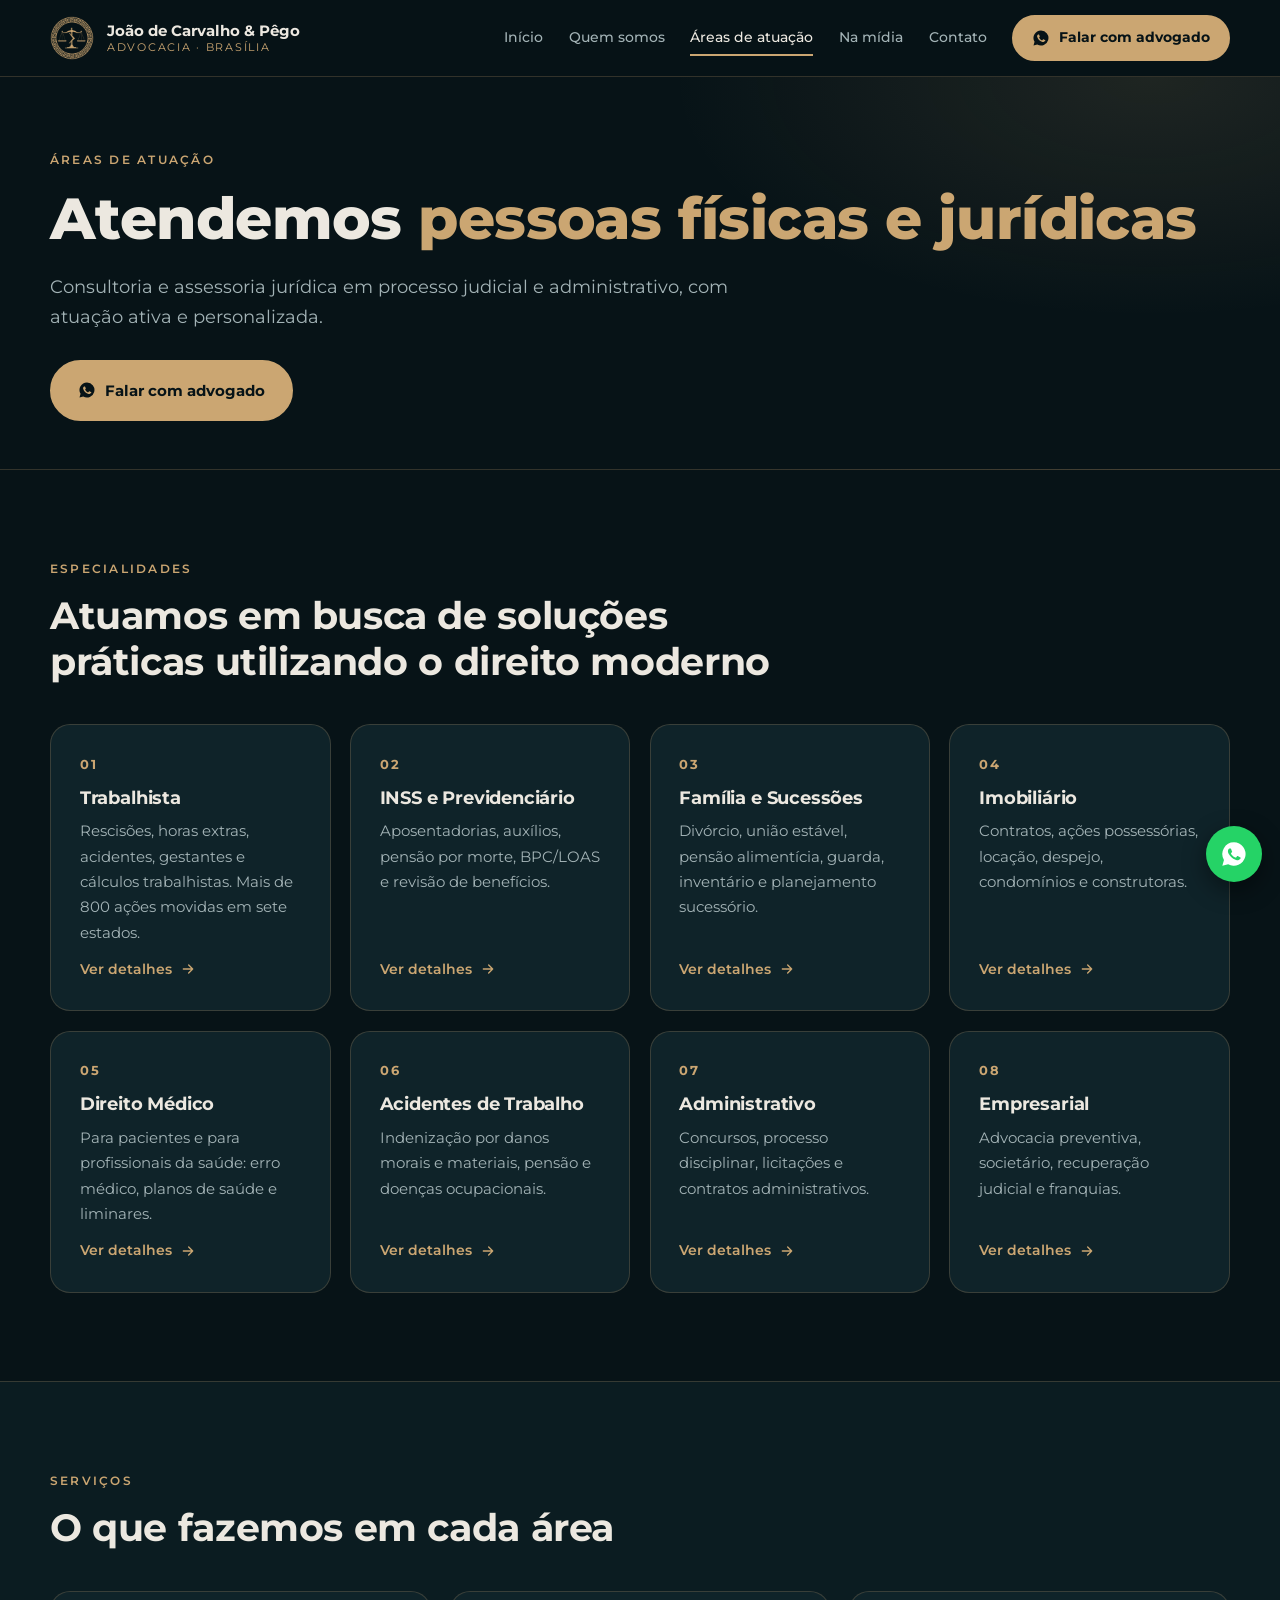
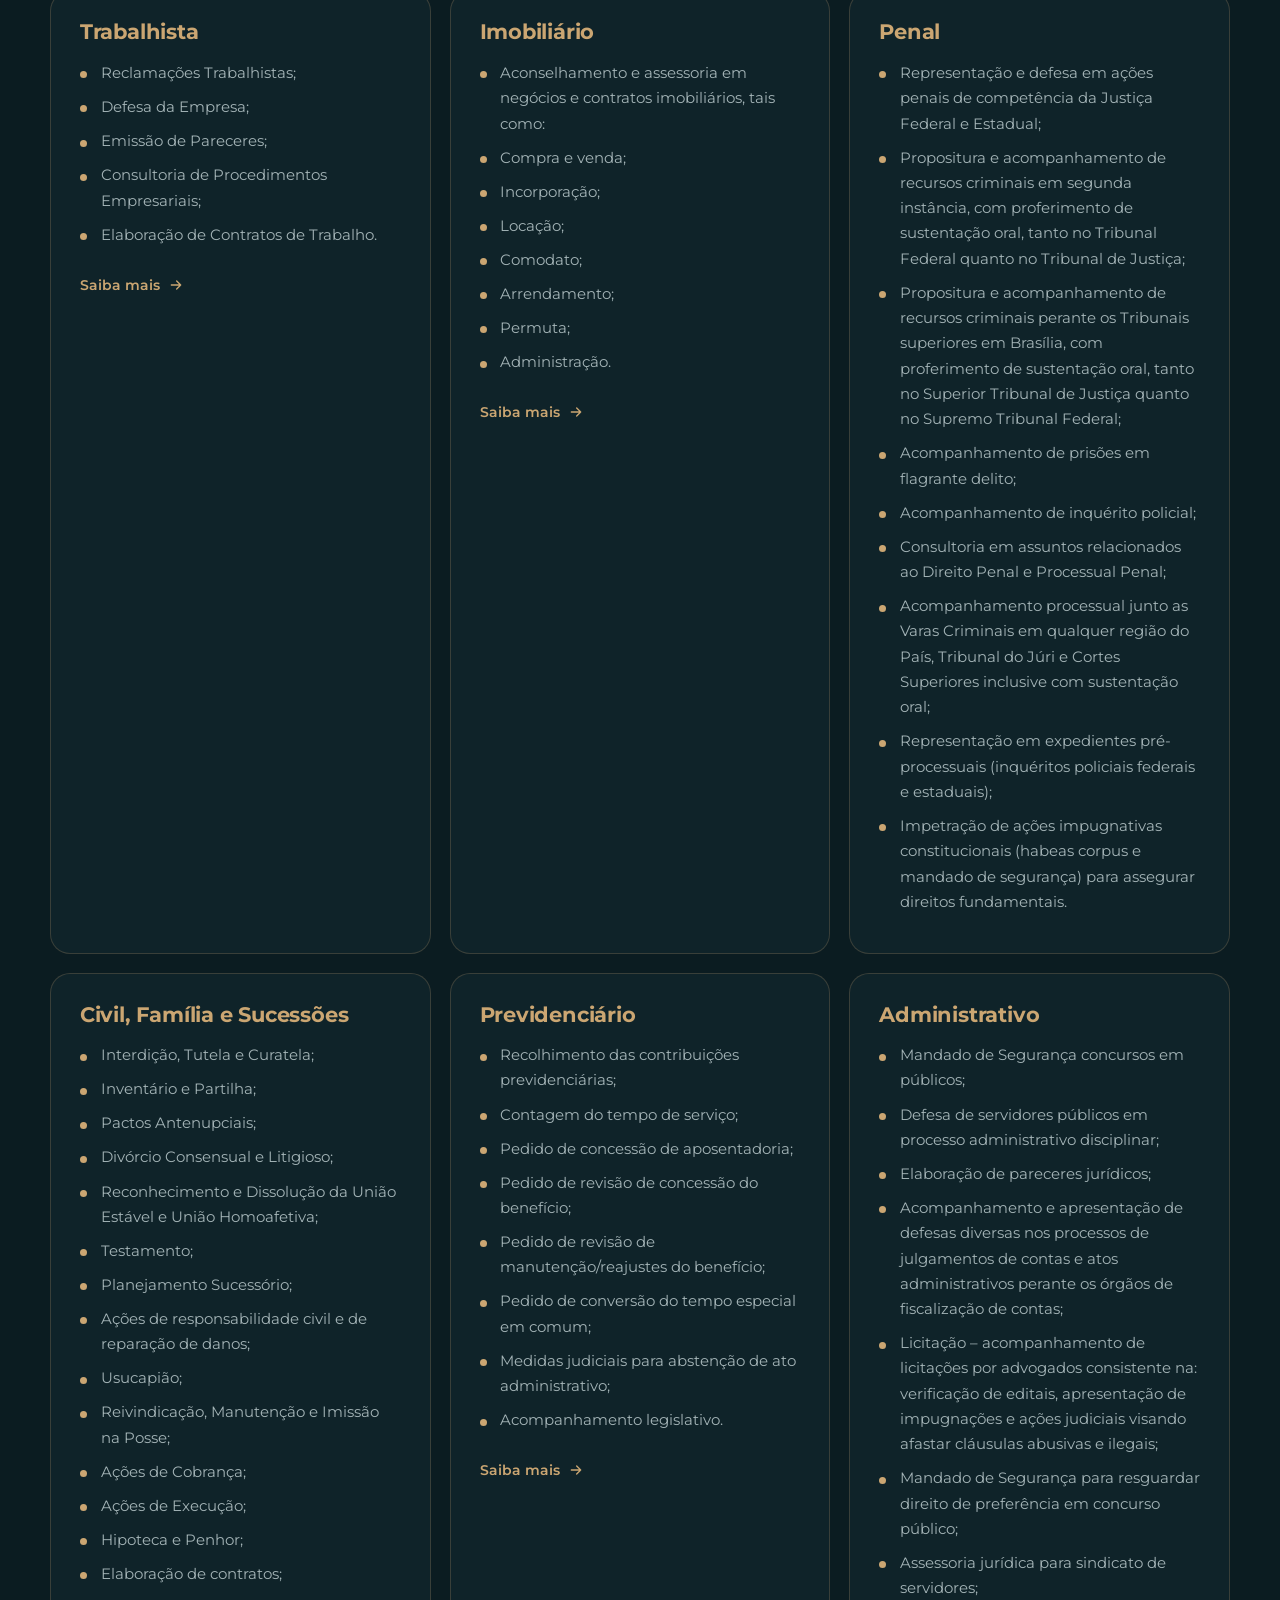
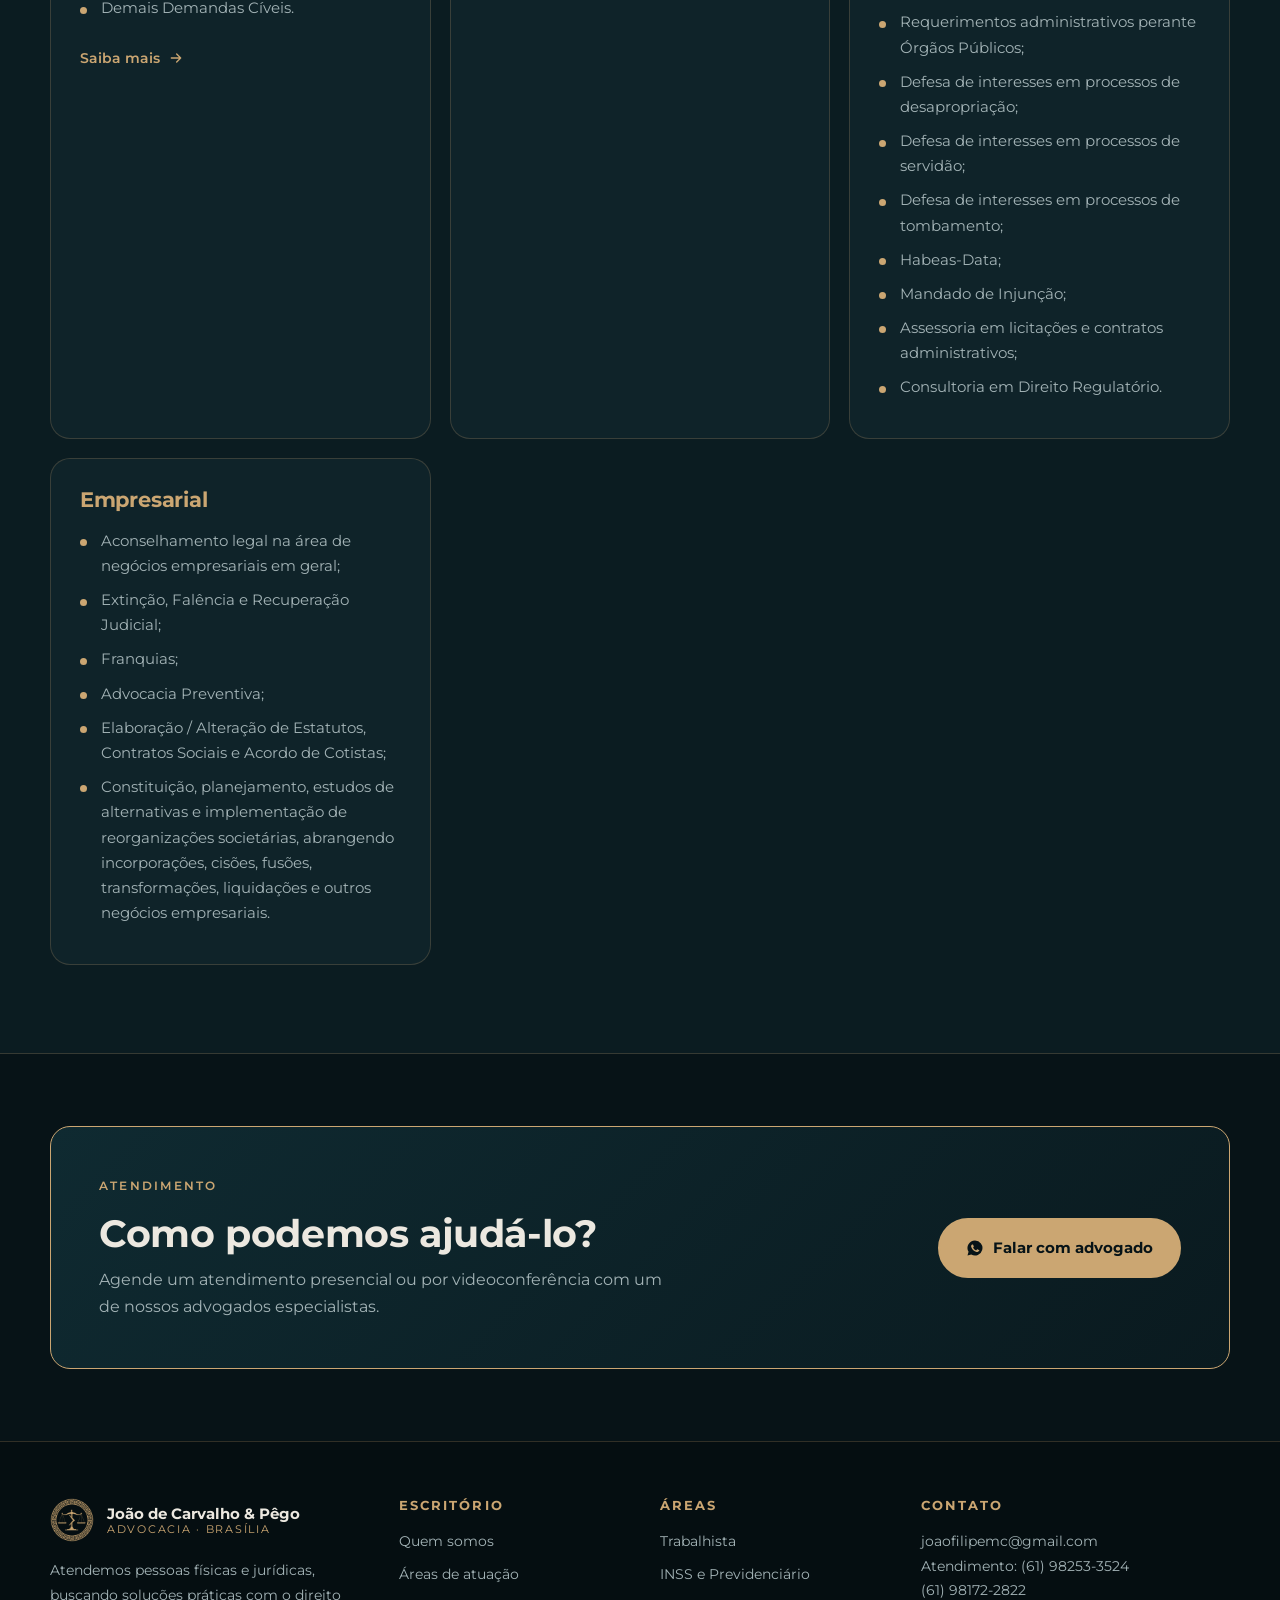
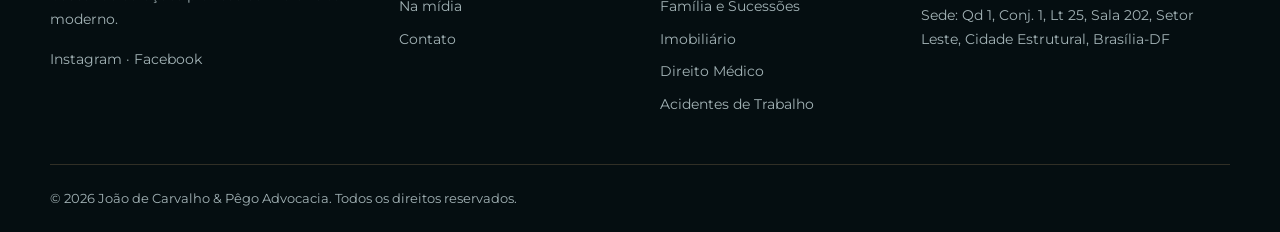
<file: areas-de-atuacao.html>
<!doctype html>
<html lang="pt-BR">
<head>
<meta charset="utf-8">
<meta name="viewport" content="width=device-width, initial-scale=1">
<title>Áreas de Atuação | João de Carvalho &amp; Pêgo Advocacia em Brasília</title>
<meta name="description" content="Atuação em Direito Trabalhista, Previdenciário, Penal, Civil, Família, Imobiliário, Administrativo, Empresarial e Médico.">
<meta name="theme-color" content="#071317">
<link rel="icon" href="img/marca-dourada.png">
<link rel="preconnect" href="https://fonts.googleapis.com">
<link rel="preconnect" href="https://fonts.gstatic.com" crossorigin>
<link href="https://fonts.googleapis.com/css2?family=Montserrat:wght@400;500;600;700;800&display=swap" rel="stylesheet">
<link rel="stylesheet" href="css/estilo.css">
</head>
<body>
<a class="skip" href="#conteudo">Ir para o conteúdo</a>
<header class="topo">
  <div class="wrap topo__in">
    <a class="marca" href="index.html" aria-label="João de Carvalho &amp; Pêgo Advocacia, página inicial">
      <img src="img/marca-dourada.png" alt="" width="44" height="44">
      <span><strong>João de Carvalho &amp; Pêgo</strong><small>Advocacia · Brasília</small></span>
    </a>
    <button class="menu-btn" aria-expanded="false" aria-controls="menu" aria-label="Abrir menu"><span></span><span></span><span></span></button>
    <nav id="menu" class="menu" aria-label="Principal">
      <a href="index.html">Início</a><a href="quem-somos.html">Quem somos</a><a href="areas-de-atuacao.html" aria-current=page>Áreas de atuação</a><a href="na-midia.html">Na mídia</a><a href="contato.html">Contato</a>
      <a class="btn btn--sm menu__cta" href="https://wa.me/5561982533524?text=Ol%C3%A1!%20Vim%20pelo%20site%20e%20gostaria%20de%20falar%20com%20um%20advogado." target="_blank" rel="noopener"><svg viewBox="0 0 24 24" width="18" height="18" fill="currentColor" aria-hidden="true"><path d="M12 2a10 10 0 0 0-8.6 15.1L2 22l5-1.3A10 10 0 1 0 12 2Zm5.2 14.1c-.2.6-1.2 1.2-1.7 1.2-.4.1-1 .1-1.6-.1-.4-.1-.9-.3-1.5-.6-2.7-1.2-4.4-3.9-4.5-4.1-.1-.2-1.1-1.4-1.1-2.7s.7-1.9.9-2.2c.2-.2.5-.3.7-.3h.5c.2 0 .4 0 .6.5l.8 2c.1.1.1.3 0 .5l-.3.5-.4.4c-.1.2-.3.3-.1.6.2.3.7 1.2 1.5 1.9 1 .9 1.9 1.2 2.2 1.3.3.1.4.1.6-.1l.8-1c.2-.2.3-.2.6-.1l1.9.9c.3.1.5.2.5.3.1.1.1.6-.1 1.2Z"/></svg> Falar com advogado</a>
    </nav>
  </div>
</header>
<main id="conteudo">
<section class="page-hero">
  <div class="wrap page-hero__in">
    <div class="page-hero__txt"><p class="eyebrow">Áreas de atuação</p><h1>Atendemos <em>pessoas físicas e jurídicas</em></h1><p class="lead">Consultoria e assessoria jurídica em processo judicial e administrativo, com atuação ativa e personalizada.</p>
    <a class="btn" href="https://wa.me/5561982533524?text=Ol%C3%A1!%20Vim%20pelo%20site%20e%20gostaria%20de%20falar%20com%20um%20advogado." target="_blank" rel="noopener"><svg viewBox="0 0 24 24" width="18" height="18" fill="currentColor" aria-hidden="true"><path d="M12 2a10 10 0 0 0-8.6 15.1L2 22l5-1.3A10 10 0 1 0 12 2Zm5.2 14.1c-.2.6-1.2 1.2-1.7 1.2-.4.1-1 .1-1.6-.1-.4-.1-.9-.3-1.5-.6-2.7-1.2-4.4-3.9-4.5-4.1-.1-.2-1.1-1.4-1.1-2.7s.7-1.9.9-2.2c.2-.2.5-.3.7-.3h.5c.2 0 .4 0 .6.5l.8 2c.1.1.1.3 0 .5l-.3.5-.4.4c-.1.2-.3.3-.1.6.2.3.7 1.2 1.5 1.9 1 .9 1.9 1.2 2.2 1.3.3.1.4.1.6-.1l.8-1c.2-.2.3-.2.6-.1l1.9.9c.3.1.5.2.5.3.1.1.1.6-.1 1.2Z"/></svg> Falar com advogado</a></div>
    
  </div>
</section>
<section class="bloco"><div class="wrap">
  <div class="cab"><p class="eyebrow">Especialidades</p><h2>Atuamos em busca de soluções práticas utilizando o direito moderno</h2></div>
  <div class="grid-areas"><a class="card-area" href="trabalhista.html"><span class="card-area__n">01</span><h3>Trabalhista</h3><p>Rescisões, horas extras, acidentes, gestantes e cálculos trabalhistas. Mais de 800 ações movidas em sete estados.</p><span class="seta">Ver detalhes <svg viewBox="0 0 24 24" width="16" height="16" fill="none" stroke="currentColor" stroke-width="2" stroke-linecap="round" stroke-linejoin="round" aria-hidden="true"><path d="M5 12h14M13 6l6 6-6 6"/></svg></span></a><a class="card-area" href="inss.html"><span class="card-area__n">02</span><h3>INSS e Previdenciário</h3><p>Aposentadorias, auxílios, pensão por morte, BPC/LOAS e revisão de benefícios.</p><span class="seta">Ver detalhes <svg viewBox="0 0 24 24" width="16" height="16" fill="none" stroke="currentColor" stroke-width="2" stroke-linecap="round" stroke-linejoin="round" aria-hidden="true"><path d="M5 12h14M13 6l6 6-6 6"/></svg></span></a><a class="card-area" href="familia-e-sucessoes.html"><span class="card-area__n">03</span><h3>Família e Sucessões</h3><p>Divórcio, união estável, pensão alimentícia, guarda, inventário e planejamento sucessório.</p><span class="seta">Ver detalhes <svg viewBox="0 0 24 24" width="16" height="16" fill="none" stroke="currentColor" stroke-width="2" stroke-linecap="round" stroke-linejoin="round" aria-hidden="true"><path d="M5 12h14M13 6l6 6-6 6"/></svg></span></a><a class="card-area" href="imobiliario.html"><span class="card-area__n">04</span><h3>Imobiliário</h3><p>Contratos, ações possessórias, locação, despejo, condomínios e construtoras.</p><span class="seta">Ver detalhes <svg viewBox="0 0 24 24" width="16" height="16" fill="none" stroke="currentColor" stroke-width="2" stroke-linecap="round" stroke-linejoin="round" aria-hidden="true"><path d="M5 12h14M13 6l6 6-6 6"/></svg></span></a><a class="card-area" href="direito-medico.html"><span class="card-area__n">05</span><h3>Direito Médico</h3><p>Para pacientes e para profissionais da saúde: erro médico, planos de saúde e liminares.</p><span class="seta">Ver detalhes <svg viewBox="0 0 24 24" width="16" height="16" fill="none" stroke="currentColor" stroke-width="2" stroke-linecap="round" stroke-linejoin="round" aria-hidden="true"><path d="M5 12h14M13 6l6 6-6 6"/></svg></span></a><a class="card-area" href="acidentes-de-trabalho.html"><span class="card-area__n">06</span><h3>Acidentes de Trabalho</h3><p>Indenização por danos morais e materiais, pensão e doenças ocupacionais.</p><span class="seta">Ver detalhes <svg viewBox="0 0 24 24" width="16" height="16" fill="none" stroke="currentColor" stroke-width="2" stroke-linecap="round" stroke-linejoin="round" aria-hidden="true"><path d="M5 12h14M13 6l6 6-6 6"/></svg></span></a><a class="card-area" href="areas-de-atuacao.html#administrativo"><span class="card-area__n">07</span><h3>Administrativo</h3><p>Concursos, processo disciplinar, licitações e contratos administrativos.</p><span class="seta">Ver detalhes <svg viewBox="0 0 24 24" width="16" height="16" fill="none" stroke="currentColor" stroke-width="2" stroke-linecap="round" stroke-linejoin="round" aria-hidden="true"><path d="M5 12h14M13 6l6 6-6 6"/></svg></span></a><a class="card-area" href="areas-de-atuacao.html#empresarial"><span class="card-area__n">08</span><h3>Empresarial</h3><p>Advocacia preventiva, societário, recuperação judicial e franquias.</p><span class="seta">Ver detalhes <svg viewBox="0 0 24 24" width="16" height="16" fill="none" stroke="currentColor" stroke-width="2" stroke-linecap="round" stroke-linejoin="round" aria-hidden="true"><path d="M5 12h14M13 6l6 6-6 6"/></svg></span></a></div>
</div></section>
<section class="bloco bloco--alt"><div class="wrap">
  <div class="cab"><p class="eyebrow">Serviços</p><h2>O que fazemos em cada área</h2></div>
  <div class="blocos-area"><article class="bloco-area" id="trabalhista"><h2>Trabalhista</h2><ul><li>Reclamações Trabalhistas;</li><li>Defesa da Empresa;</li><li>Emissão de Pareceres;</li><li>Consultoria de Procedimentos Empresariais;</li><li>Elaboração de Contratos de Trabalho.</li></ul><a class="seta" href="trabalhista.html">Saiba mais <svg viewBox="0 0 24 24" width="16" height="16" fill="none" stroke="currentColor" stroke-width="2" stroke-linecap="round" stroke-linejoin="round" aria-hidden="true"><path d="M5 12h14M13 6l6 6-6 6"/></svg></a></article><article class="bloco-area" id="imobiliario"><h2>Imobiliário</h2><ul><li>Aconselhamento e assessoria em negócios e contratos imobiliários, tais como:</li><li>Compra e venda;</li><li>Incorporação;</li><li>Locação;</li><li>Comodato;</li><li>Arrendamento;</li><li>Permuta;</li><li>Administração.</li></ul><a class="seta" href="imobiliario.html">Saiba mais <svg viewBox="0 0 24 24" width="16" height="16" fill="none" stroke="currentColor" stroke-width="2" stroke-linecap="round" stroke-linejoin="round" aria-hidden="true"><path d="M5 12h14M13 6l6 6-6 6"/></svg></a></article><article class="bloco-area" id="penal"><h2>Penal</h2><ul><li>Representação e defesa em ações penais de competência da Justiça Federal e Estadual;</li><li>Propositura e acompanhamento de recursos criminais em segunda instância, com proferimento de sustentação oral, tanto no Tribunal Federal quanto no Tribunal de Justiça;</li><li>Propositura e acompanhamento de recursos criminais perante os Tribunais superiores em Brasília, com proferimento de sustentação oral, tanto no Superior Tribunal de Justiça quanto no Supremo Tribunal Federal;</li><li>Acompanhamento de prisões em flagrante delito;</li><li>Acompanhamento de inquérito policial;</li><li>Consultoria em assuntos relacionados ao Direito Penal e Processual Penal;</li><li>Acompanhamento processual junto as Varas Criminais em qualquer região do País, Tribunal do Júri e Cortes Superiores inclusive com sustentação oral;</li><li>Representação em expedientes pré-processuais (inquéritos policiais federais e estaduais);</li><li>Impetração de ações impugnativas constitucionais (habeas corpus e mandado de segurança) para assegurar direitos fundamentais.</li></ul></article><article class="bloco-area" id="civil"><h2>Civil, Família e Sucessões</h2><ul><li>Interdição, Tutela e Curatela;</li><li>Inventário e Partilha;</li><li>Pactos Antenupciais;</li><li>Divórcio Consensual e Litigioso;</li><li>Reconhecimento e Dissolução da União Estável e União Homoafetiva;</li><li>Testamento;</li><li>Planejamento Sucessório;</li><li>Ações de responsabilidade civil e de reparação de danos;</li><li>Usucapião;</li><li>Reivindicação, Manutenção e Imissão na Posse;</li><li>Ações de Cobrança;</li><li>Ações de Execução;</li><li>Hipoteca e Penhor;</li><li>Elaboração de contratos;</li><li>Demais Demandas Cíveis.</li></ul><a class="seta" href="familia-e-sucessoes.html">Saiba mais <svg viewBox="0 0 24 24" width="16" height="16" fill="none" stroke="currentColor" stroke-width="2" stroke-linecap="round" stroke-linejoin="round" aria-hidden="true"><path d="M5 12h14M13 6l6 6-6 6"/></svg></a></article><article class="bloco-area" id="previdenciario"><h2>Previdenciário</h2><ul><li>Recolhimento das contribuições previdenciárias;</li><li>Contagem do tempo de serviço;</li><li>Pedido de concessão de aposentadoria;</li><li>Pedido de revisão de concessão do benefício;</li><li>Pedido de revisão de manutenção/reajustes do benefício;</li><li>Pedido de conversão do tempo especial em comum;</li><li>Medidas judiciais para abstenção de ato administrativo;</li><li>Acompanhamento legislativo.</li></ul><a class="seta" href="inss.html">Saiba mais <svg viewBox="0 0 24 24" width="16" height="16" fill="none" stroke="currentColor" stroke-width="2" stroke-linecap="round" stroke-linejoin="round" aria-hidden="true"><path d="M5 12h14M13 6l6 6-6 6"/></svg></a></article><article class="bloco-area" id="administrativo"><h2>Administrativo</h2><ul><li>Mandado de Segurança concursos em públicos;</li><li>Defesa de servidores públicos em processo administrativo disciplinar;</li><li>Elaboração de pareceres jurídicos;</li><li>Acompanhamento e apresentação de defesas diversas nos processos de julgamentos de contas e atos administrativos perante os órgãos de fiscalização de contas;</li><li>Licitação – acompanhamento de licitações por advogados consistente na: verificação de editais, apresentação de impugnações e ações judiciais visando afastar cláusulas abusivas e ilegais;</li><li>Mandado de Segurança para resguardar direito de preferência em concurso público;</li><li>Assessoria jurídica para sindicato de servidores;</li><li>Requerimentos administrativos perante Órgãos Públicos;</li><li>Defesa de interesses em processos de desapropriação;</li><li>Defesa de interesses em processos de servidão;</li><li>Defesa de interesses em processos de tombamento;</li><li>Habeas-Data;</li><li>Mandado de Injunção;</li><li>Assessoria em licitações e contratos administrativos;</li><li>Consultoria em Direito Regulatório.</li></ul></article><article class="bloco-area" id="empresarial"><h2>Empresarial</h2><ul><li>Aconselhamento legal na área de negócios empresariais em geral;</li><li>Extinção, Falência e Recuperação Judicial;</li><li>Franquias;</li><li>Advocacia Preventiva;</li><li>Elaboração / Alteração de Estatutos, Contratos Sociais e Acordo de Cotistas;</li><li>Constituição, planejamento, estudos de alternativas e implementação de reorganizações societárias, abrangendo incorporações, cisões, fusões, transformações, liquidações e outros negócios empresariais.</li></ul></article></div>
</div></section>
<section class="faixa">
  <div class="wrap faixa__in">
    <div><p class="eyebrow">Atendimento</p><h2>Como podemos ajudá-lo?</h2><p>Agende um atendimento presencial ou por videoconferência com um de nossos advogados especialistas.</p></div>
    <a class="btn" href="https://wa.me/5561982533524?text=Ol%C3%A1!%20Vim%20pelo%20site%20e%20gostaria%20de%20falar%20com%20um%20advogado." target="_blank" rel="noopener"><svg viewBox="0 0 24 24" width="18" height="18" fill="currentColor" aria-hidden="true"><path d="M12 2a10 10 0 0 0-8.6 15.1L2 22l5-1.3A10 10 0 1 0 12 2Zm5.2 14.1c-.2.6-1.2 1.2-1.7 1.2-.4.1-1 .1-1.6-.1-.4-.1-.9-.3-1.5-.6-2.7-1.2-4.4-3.9-4.5-4.1-.1-.2-1.1-1.4-1.1-2.7s.7-1.9.9-2.2c.2-.2.5-.3.7-.3h.5c.2 0 .4 0 .6.5l.8 2c.1.1.1.3 0 .5l-.3.5-.4.4c-.1.2-.3.3-.1.6.2.3.7 1.2 1.5 1.9 1 .9 1.9 1.2 2.2 1.3.3.1.4.1.6-.1l.8-1c.2-.2.3-.2.6-.1l1.9.9c.3.1.5.2.5.3.1.1.1.6-.1 1.2Z"/></svg> Falar com advogado</a>
  </div>
</section>
</main>
<footer class="rodape">
  <div class="wrap rodape__grid">
    <div>
      <a class="marca" href="index.html"><img src="img/marca-dourada.png" alt="" width="44" height="44"><span><strong>João de Carvalho &amp; Pêgo</strong><small>Advocacia · Brasília</small></span></a>
      <p class="rodape__txt">Atendemos pessoas físicas e jurídicas, buscando soluções práticas com o direito moderno.</p>
      <p class="redes"><a href="https://www.instagram.com/joaocarvalho.adv/" target="_blank" rel="noopener">Instagram</a> · <a href="https://www.facebook.com/jcp.adv.br" target="_blank" rel="noopener">Facebook</a></p>
    </div>
    <div>
      <h3>Escritório</h3>
      <ul class="links">
        <li><a href="quem-somos.html">Quem somos</a></li>
        <li><a href="areas-de-atuacao.html">Áreas de atuação</a></li>
        <li><a href="na-midia.html">Na mídia</a></li>
        <li><a href="contato.html">Contato</a></li>
      </ul>
    </div>
    <div>
      <h3>Áreas</h3>
      <ul class="links">
        <li><a href="trabalhista.html">Trabalhista</a></li>
        <li><a href="inss.html">INSS e Previdenciário</a></li>
        <li><a href="familia-e-sucessoes.html">Família e Sucessões</a></li>
        <li><a href="imobiliario.html">Imobiliário</a></li>
        <li><a href="direito-medico.html">Direito Médico</a></li>
        <li><a href="acidentes-de-trabalho.html">Acidentes de Trabalho</a></li>
      </ul>
    </div>
    <div>
      <h3>Contato</h3>
      <p class="rodape__txt"><a href="mailto:joaofilipemc@gmail.com">joaofilipemc@gmail.com</a><br>
      Atendimento: <a href="https://wa.me/5561982533524?text=Ol%C3%A1!%20Vim%20pelo%20site%20e%20gostaria%20de%20falar%20com%20um%20advogado." target="_blank" rel="noopener">(61) 98253-3524</a><br>
      (61) 98172-2822<br>
      Sede: Qd 1, Conj. 1, Lt 25, Sala 202, Setor Leste, Cidade Estrutural, Brasília-DF</p>
    </div>
  </div>
  <div class="wrap rodape__fim"><p>© 2026 João de Carvalho &amp; Pêgo Advocacia. Todos os direitos reservados.</p></div>
</footer>
<a class="flutuante" href="https://wa.me/5561982533524?text=Ol%C3%A1!%20Vim%20pelo%20site%20e%20gostaria%20de%20falar%20com%20um%20advogado." target="_blank" rel="noopener" aria-label="Falar pelo WhatsApp"><svg viewBox="0 0 24 24" width="18" height="18" fill="currentColor" aria-hidden="true"><path d="M12 2a10 10 0 0 0-8.6 15.1L2 22l5-1.3A10 10 0 1 0 12 2Zm5.2 14.1c-.2.6-1.2 1.2-1.7 1.2-.4.1-1 .1-1.6-.1-.4-.1-.9-.3-1.5-.6-2.7-1.2-4.4-3.9-4.5-4.1-.1-.2-1.1-1.4-1.1-2.7s.7-1.9.9-2.2c.2-.2.5-.3.7-.3h.5c.2 0 .4 0 .6.5l.8 2c.1.1.1.3 0 .5l-.3.5-.4.4c-.1.2-.3.3-.1.6.2.3.7 1.2 1.5 1.9 1 .9 1.9 1.2 2.2 1.3.3.1.4.1.6-.1l.8-1c.2-.2.3-.2.6-.1l1.9.9c.3.1.5.2.5.3.1.1.1.6-.1 1.2Z"/></svg></a>
<script src="js/site.js"></script>
</body>
</html>
</file>
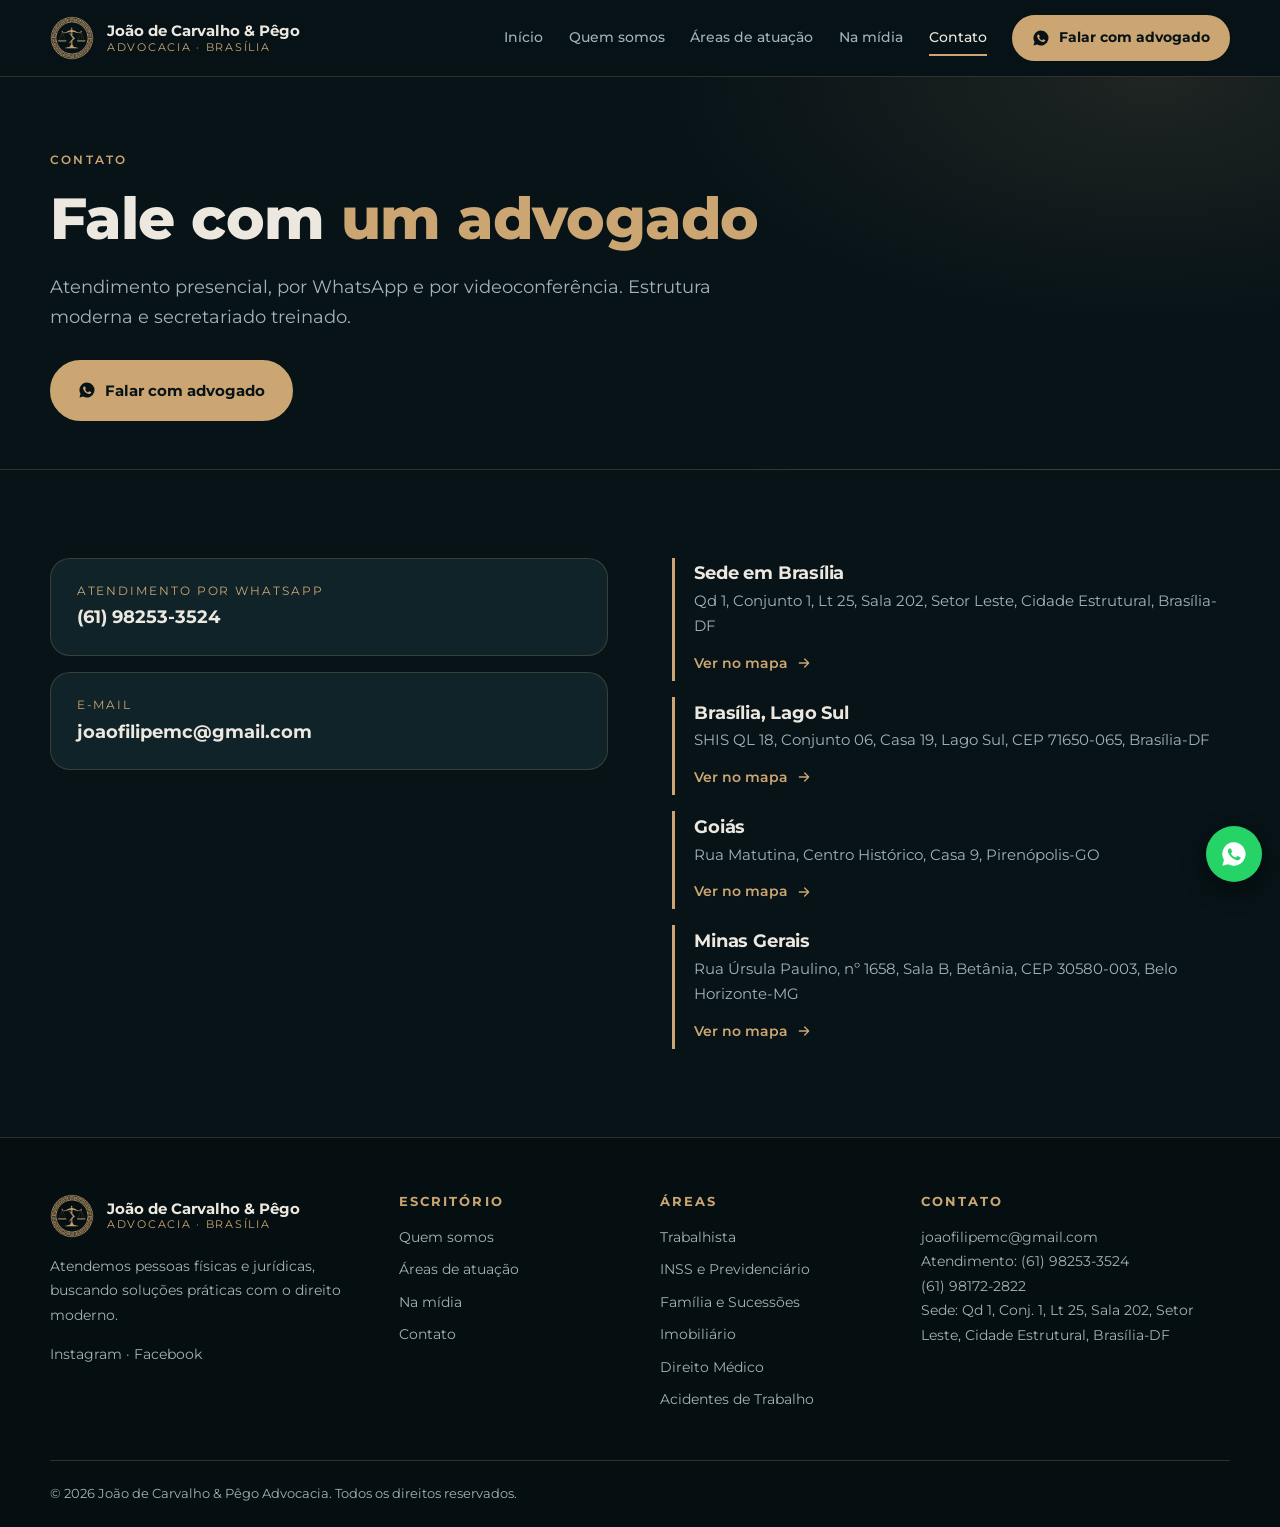
<file: contato.html>
<!doctype html>
<html lang="pt-BR">
<head>
<meta charset="utf-8">
<meta name="viewport" content="width=device-width, initial-scale=1">
<title>Contato | João de Carvalho &amp; Pêgo Advocacia em Brasília</title>
<meta name="description" content="Fale com um advogado: WhatsApp, telefone, e-mail e endereços em Brasília, Pirenópolis e Belo Horizonte.">
<meta name="theme-color" content="#071317">
<link rel="icon" href="img/marca-dourada.png">
<link rel="preconnect" href="https://fonts.googleapis.com">
<link rel="preconnect" href="https://fonts.gstatic.com" crossorigin>
<link href="https://fonts.googleapis.com/css2?family=Montserrat:wght@400;500;600;700;800&display=swap" rel="stylesheet">
<link rel="stylesheet" href="css/estilo.css">
</head>
<body>
<a class="skip" href="#conteudo">Ir para o conteúdo</a>
<header class="topo">
  <div class="wrap topo__in">
    <a class="marca" href="index.html" aria-label="João de Carvalho &amp; Pêgo Advocacia, página inicial">
      <img src="img/marca-dourada.png" alt="" width="44" height="44">
      <span><strong>João de Carvalho &amp; Pêgo</strong><small>Advocacia · Brasília</small></span>
    </a>
    <button class="menu-btn" aria-expanded="false" aria-controls="menu" aria-label="Abrir menu"><span></span><span></span><span></span></button>
    <nav id="menu" class="menu" aria-label="Principal">
      <a href="index.html">Início</a><a href="quem-somos.html">Quem somos</a><a href="areas-de-atuacao.html">Áreas de atuação</a><a href="na-midia.html">Na mídia</a><a href="contato.html" aria-current=page>Contato</a>
      <a class="btn btn--sm menu__cta" href="https://wa.me/5561982533524?text=Ol%C3%A1!%20Vim%20pelo%20site%20e%20gostaria%20de%20falar%20com%20um%20advogado." target="_blank" rel="noopener"><svg viewBox="0 0 24 24" width="18" height="18" fill="currentColor" aria-hidden="true"><path d="M12 2a10 10 0 0 0-8.6 15.1L2 22l5-1.3A10 10 0 1 0 12 2Zm5.2 14.1c-.2.6-1.2 1.2-1.7 1.2-.4.1-1 .1-1.6-.1-.4-.1-.9-.3-1.5-.6-2.7-1.2-4.4-3.9-4.5-4.1-.1-.2-1.1-1.4-1.1-2.7s.7-1.9.9-2.2c.2-.2.5-.3.7-.3h.5c.2 0 .4 0 .6.5l.8 2c.1.1.1.3 0 .5l-.3.5-.4.4c-.1.2-.3.3-.1.6.2.3.7 1.2 1.5 1.9 1 .9 1.9 1.2 2.2 1.3.3.1.4.1.6-.1l.8-1c.2-.2.3-.2.6-.1l1.9.9c.3.1.5.2.5.3.1.1.1.6-.1 1.2Z"/></svg> Falar com advogado</a>
    </nav>
  </div>
</header>
<main id="conteudo">
<section class="page-hero">
  <div class="wrap page-hero__in">
    <div class="page-hero__txt"><p class="eyebrow">Contato</p><h1>Fale com <em>um advogado</em></h1><p class="lead">Atendimento presencial, por WhatsApp e por videoconferência. Estrutura moderna e secretariado treinado.</p>
    <a class="btn" href="https://wa.me/5561982533524?text=Ol%C3%A1!%20Vim%20pelo%20site%20e%20gostaria%20de%20falar%20com%20um%20advogado." target="_blank" rel="noopener"><svg viewBox="0 0 24 24" width="18" height="18" fill="currentColor" aria-hidden="true"><path d="M12 2a10 10 0 0 0-8.6 15.1L2 22l5-1.3A10 10 0 1 0 12 2Zm5.2 14.1c-.2.6-1.2 1.2-1.7 1.2-.4.1-1 .1-1.6-.1-.4-.1-.9-.3-1.5-.6-2.7-1.2-4.4-3.9-4.5-4.1-.1-.2-1.1-1.4-1.1-2.7s.7-1.9.9-2.2c.2-.2.5-.3.7-.3h.5c.2 0 .4 0 .6.5l.8 2c.1.1.1.3 0 .5l-.3.5-.4.4c-.1.2-.3.3-.1.6.2.3.7 1.2 1.5 1.9 1 .9 1.9 1.2 2.2 1.3.3.1.4.1.6-.1l.8-1c.2-.2.3-.2.6-.1l1.9.9c.3.1.5.2.5.3.1.1.1.6-.1 1.2Z"/></svg> Falar com advogado</a></div>
    
  </div>
</section>
<section class="bloco"><div class="wrap duas">
  <div class="canais">
    <a class="canal" href="https://wa.me/5561982533524?text=Ol%C3%A1!%20Vim%20pelo%20site%20e%20gostaria%20de%20falar%20com%20um%20advogado." target="_blank" rel="noopener"><span>Atendimento por WhatsApp</span><strong>(61) 98253-3524</strong></a>
    <a class="canal" href="mailto:joaofilipemc@gmail.com"><span>E-mail</span><strong>joaofilipemc@gmail.com</strong></a>
  </div>
  <div class="unidades"><article class="unidade"><h3>Sede em Brasília</h3><p>Qd 1, Conjunto 1, Lt 25, Sala 202, Setor Leste, Cidade Estrutural, Brasília-DF</p><a class="seta" href="https://www.google.com/maps/search/?api=1&amp;query=Qd%201%2C%20Conjunto%201%2C%20Lt%2025%2C%20Sala%20202%2C%20Setor%20Leste%2C%20Cidade%20Estrutural%2C%20Bras%C3%ADlia-DF" target="_blank" rel="noopener">Ver no mapa <svg viewBox="0 0 24 24" width="16" height="16" fill="none" stroke="currentColor" stroke-width="2" stroke-linecap="round" stroke-linejoin="round" aria-hidden="true"><path d="M5 12h14M13 6l6 6-6 6"/></svg></a></article><article class="unidade"><h3>Brasília, Lago Sul</h3><p>SHIS QL 18, Conjunto 06, Casa 19, Lago Sul, CEP 71650-065, Brasília-DF</p><a class="seta" href="https://www.google.com/maps/search/?api=1&amp;query=SHIS%20QL%2018%2C%20Conjunto%2006%2C%20Casa%2019%2C%20Lago%20Sul%2C%20CEP%2071650-065%2C%20Bras%C3%ADlia-DF" target="_blank" rel="noopener">Ver no mapa <svg viewBox="0 0 24 24" width="16" height="16" fill="none" stroke="currentColor" stroke-width="2" stroke-linecap="round" stroke-linejoin="round" aria-hidden="true"><path d="M5 12h14M13 6l6 6-6 6"/></svg></a></article><article class="unidade"><h3>Goiás</h3><p>Rua Matutina, Centro Histórico, Casa 9, Pirenópolis-GO</p><a class="seta" href="https://www.google.com/maps/search/?api=1&amp;query=Rua%20Matutina%2C%20Centro%20Hist%C3%B3rico%2C%20Casa%209%2C%20Piren%C3%B3polis-GO" target="_blank" rel="noopener">Ver no mapa <svg viewBox="0 0 24 24" width="16" height="16" fill="none" stroke="currentColor" stroke-width="2" stroke-linecap="round" stroke-linejoin="round" aria-hidden="true"><path d="M5 12h14M13 6l6 6-6 6"/></svg></a></article><article class="unidade"><h3>Minas Gerais</h3><p>Rua Úrsula Paulino, nº 1658, Sala B, Betânia, CEP 30580-003, Belo Horizonte-MG</p><a class="seta" href="https://www.google.com/maps/search/?api=1&amp;query=Rua%20%C3%9Arsula%20Paulino%2C%20n%C2%BA%201658%2C%20Sala%20B%2C%20Bet%C3%A2nia%2C%20CEP%2030580-003%2C%20Belo%20Horizonte-MG" target="_blank" rel="noopener">Ver no mapa <svg viewBox="0 0 24 24" width="16" height="16" fill="none" stroke="currentColor" stroke-width="2" stroke-linecap="round" stroke-linejoin="round" aria-hidden="true"><path d="M5 12h14M13 6l6 6-6 6"/></svg></a></article></div>
</div></section>
</main>
<footer class="rodape">
  <div class="wrap rodape__grid">
    <div>
      <a class="marca" href="index.html"><img src="img/marca-dourada.png" alt="" width="44" height="44"><span><strong>João de Carvalho &amp; Pêgo</strong><small>Advocacia · Brasília</small></span></a>
      <p class="rodape__txt">Atendemos pessoas físicas e jurídicas, buscando soluções práticas com o direito moderno.</p>
      <p class="redes"><a href="https://www.instagram.com/joaocarvalho.adv/" target="_blank" rel="noopener">Instagram</a> · <a href="https://www.facebook.com/jcp.adv.br" target="_blank" rel="noopener">Facebook</a></p>
    </div>
    <div>
      <h3>Escritório</h3>
      <ul class="links">
        <li><a href="quem-somos.html">Quem somos</a></li>
        <li><a href="areas-de-atuacao.html">Áreas de atuação</a></li>
        <li><a href="na-midia.html">Na mídia</a></li>
        <li><a href="contato.html">Contato</a></li>
      </ul>
    </div>
    <div>
      <h3>Áreas</h3>
      <ul class="links">
        <li><a href="trabalhista.html">Trabalhista</a></li>
        <li><a href="inss.html">INSS e Previdenciário</a></li>
        <li><a href="familia-e-sucessoes.html">Família e Sucessões</a></li>
        <li><a href="imobiliario.html">Imobiliário</a></li>
        <li><a href="direito-medico.html">Direito Médico</a></li>
        <li><a href="acidentes-de-trabalho.html">Acidentes de Trabalho</a></li>
      </ul>
    </div>
    <div>
      <h3>Contato</h3>
      <p class="rodape__txt"><a href="mailto:joaofilipemc@gmail.com">joaofilipemc@gmail.com</a><br>
      Atendimento: <a href="https://wa.me/5561982533524?text=Ol%C3%A1!%20Vim%20pelo%20site%20e%20gostaria%20de%20falar%20com%20um%20advogado." target="_blank" rel="noopener">(61) 98253-3524</a><br>
      (61) 98172-2822<br>
      Sede: Qd 1, Conj. 1, Lt 25, Sala 202, Setor Leste, Cidade Estrutural, Brasília-DF</p>
    </div>
  </div>
  <div class="wrap rodape__fim"><p>© 2026 João de Carvalho &amp; Pêgo Advocacia. Todos os direitos reservados.</p></div>
</footer>
<a class="flutuante" href="https://wa.me/5561982533524?text=Ol%C3%A1!%20Vim%20pelo%20site%20e%20gostaria%20de%20falar%20com%20um%20advogado." target="_blank" rel="noopener" aria-label="Falar pelo WhatsApp"><svg viewBox="0 0 24 24" width="18" height="18" fill="currentColor" aria-hidden="true"><path d="M12 2a10 10 0 0 0-8.6 15.1L2 22l5-1.3A10 10 0 1 0 12 2Zm5.2 14.1c-.2.6-1.2 1.2-1.7 1.2-.4.1-1 .1-1.6-.1-.4-.1-.9-.3-1.5-.6-2.7-1.2-4.4-3.9-4.5-4.1-.1-.2-1.1-1.4-1.1-2.7s.7-1.9.9-2.2c.2-.2.5-.3.7-.3h.5c.2 0 .4 0 .6.5l.8 2c.1.1.1.3 0 .5l-.3.5-.4.4c-.1.2-.3.3-.1.6.2.3.7 1.2 1.5 1.9 1 .9 1.9 1.2 2.2 1.3.3.1.4.1.6-.1l.8-1c.2-.2.3-.2.6-.1l1.9.9c.3.1.5.2.5.3.1.1.1.6-.1 1.2Z"/></svg></a>
<script src="js/site.js"></script>
</body>
</html>
</file>
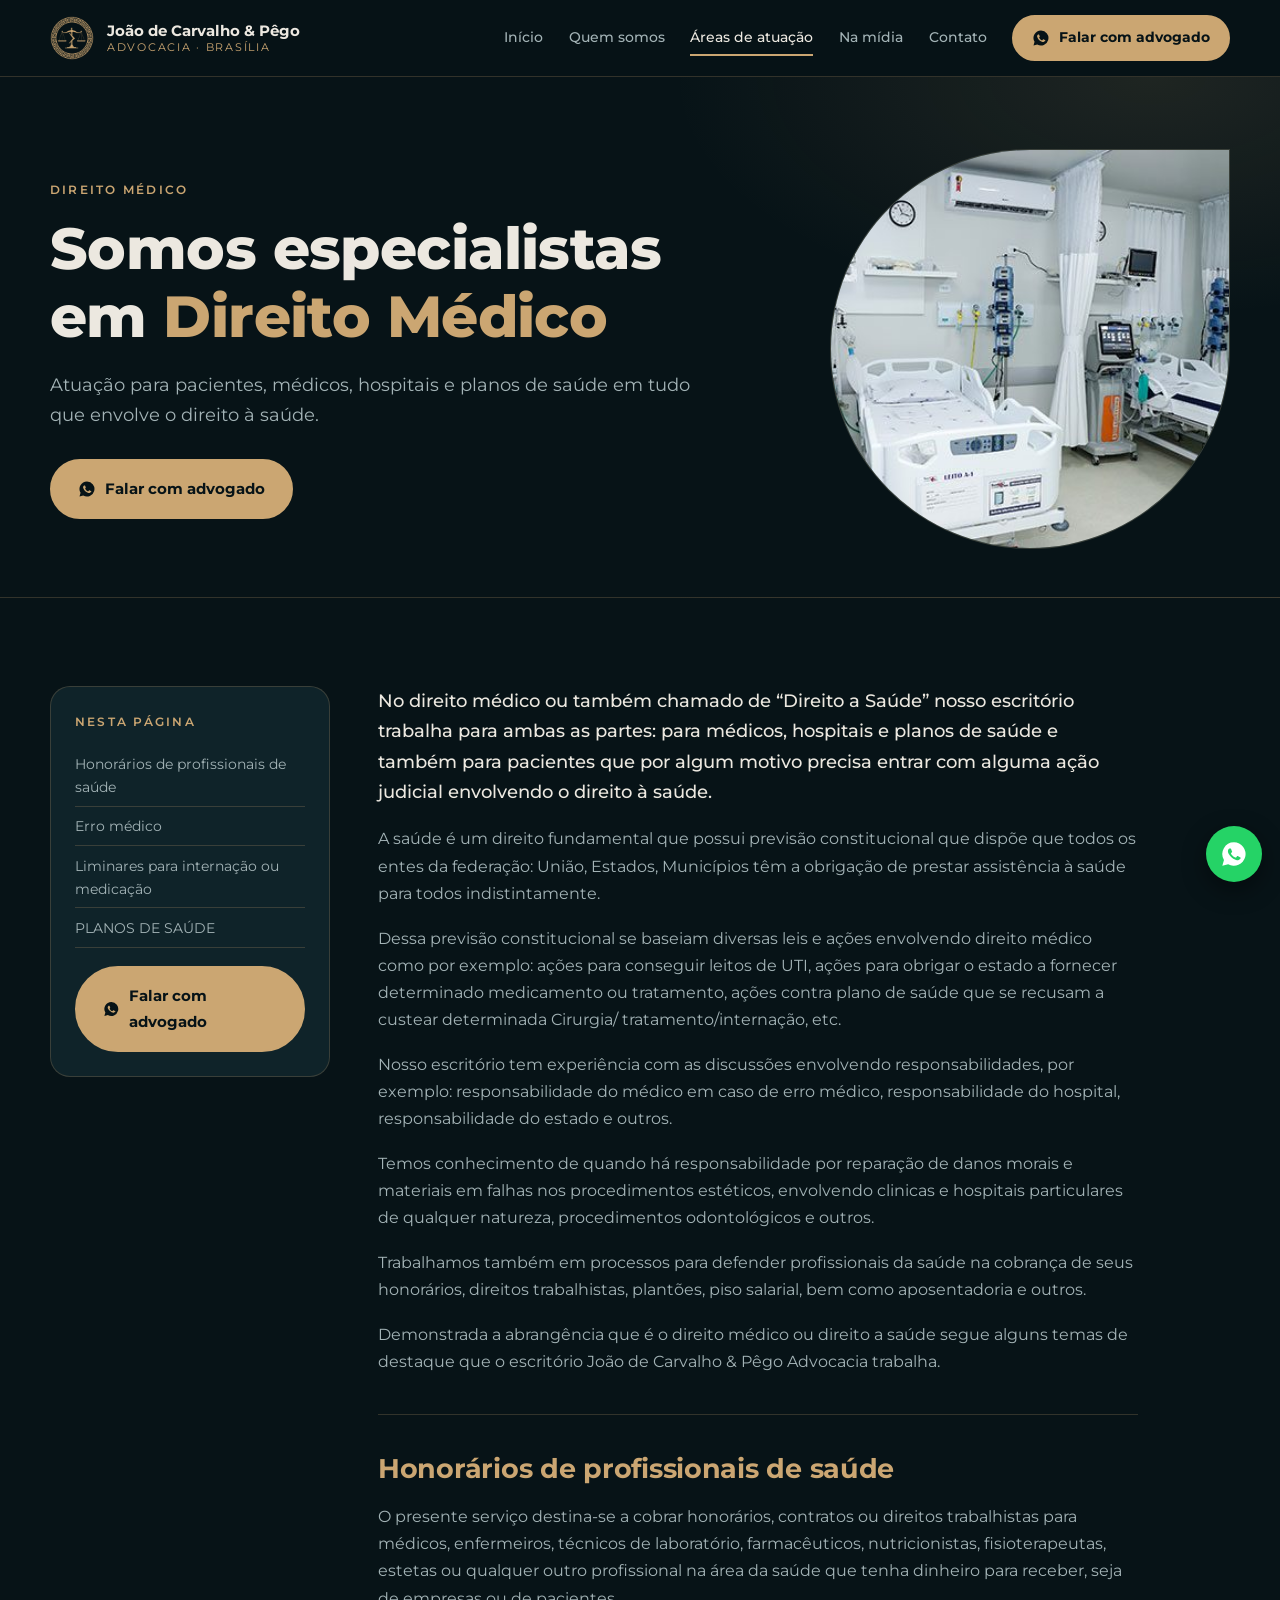
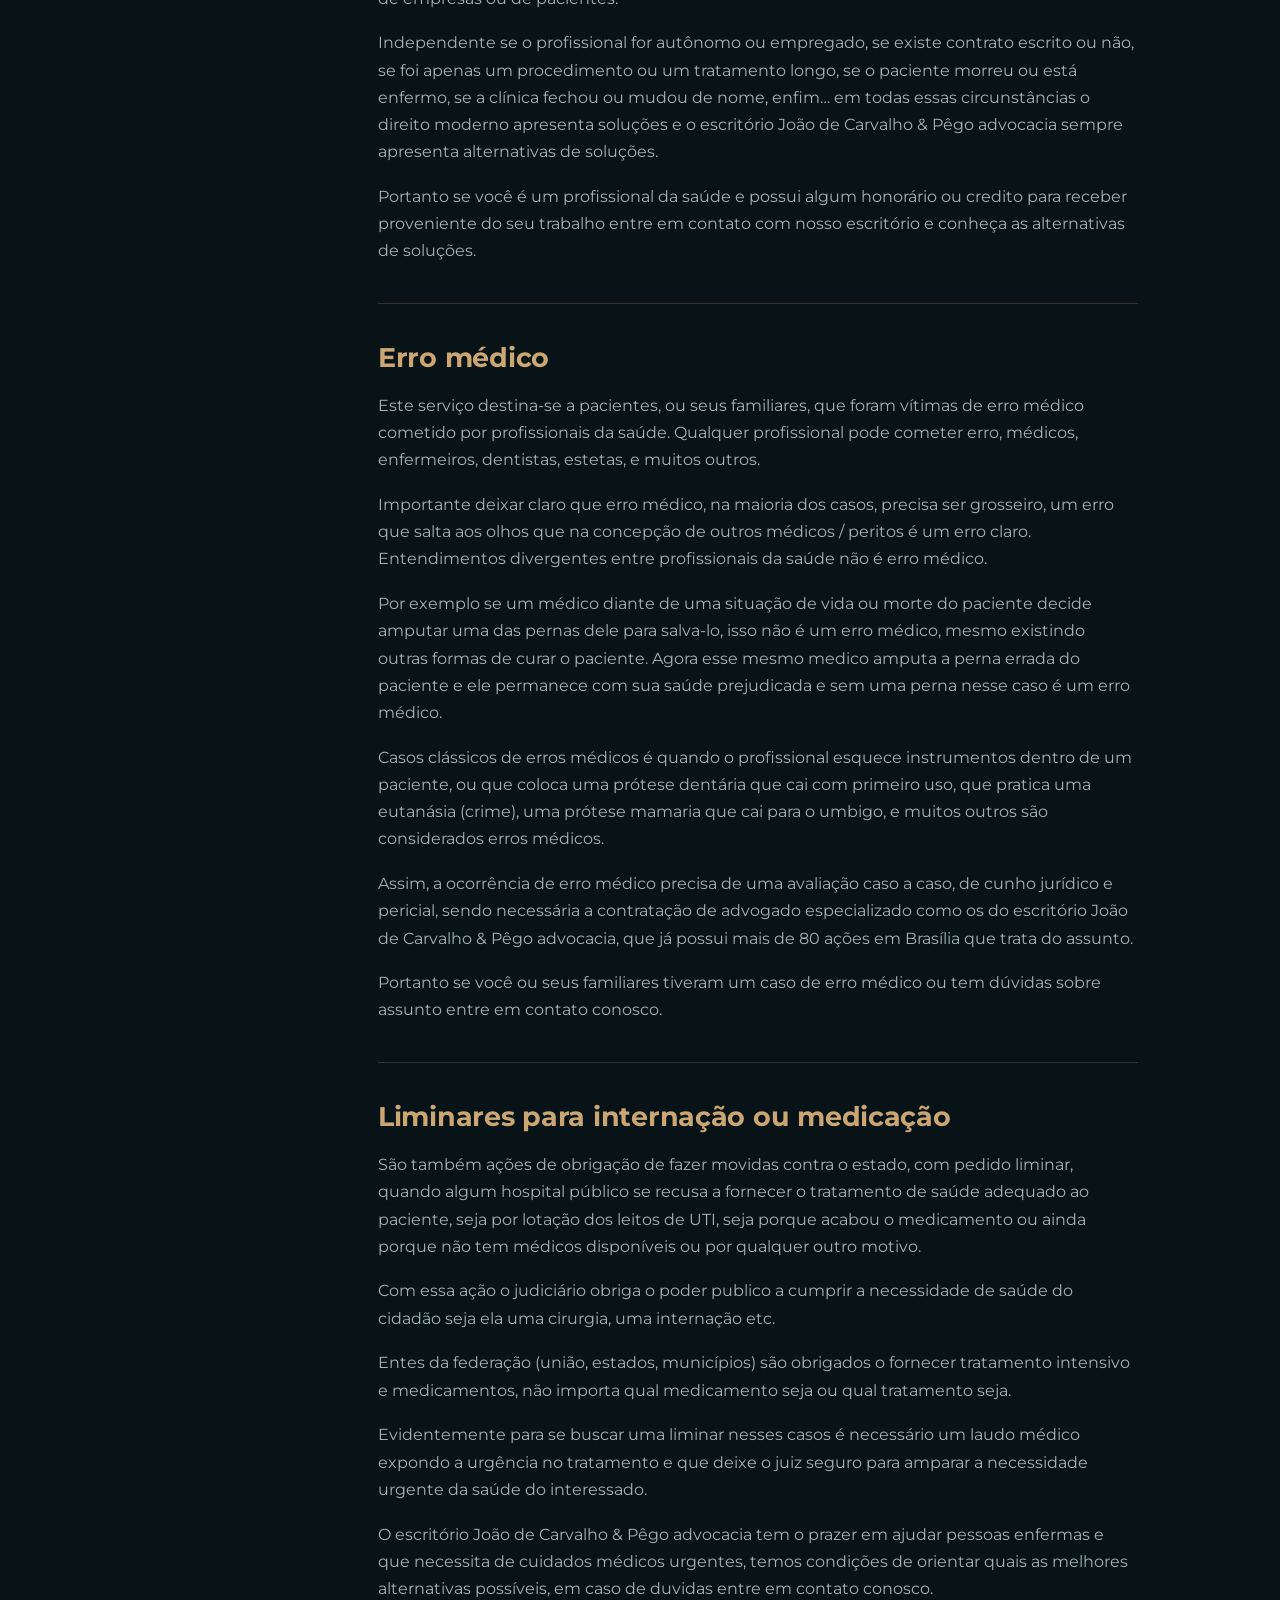
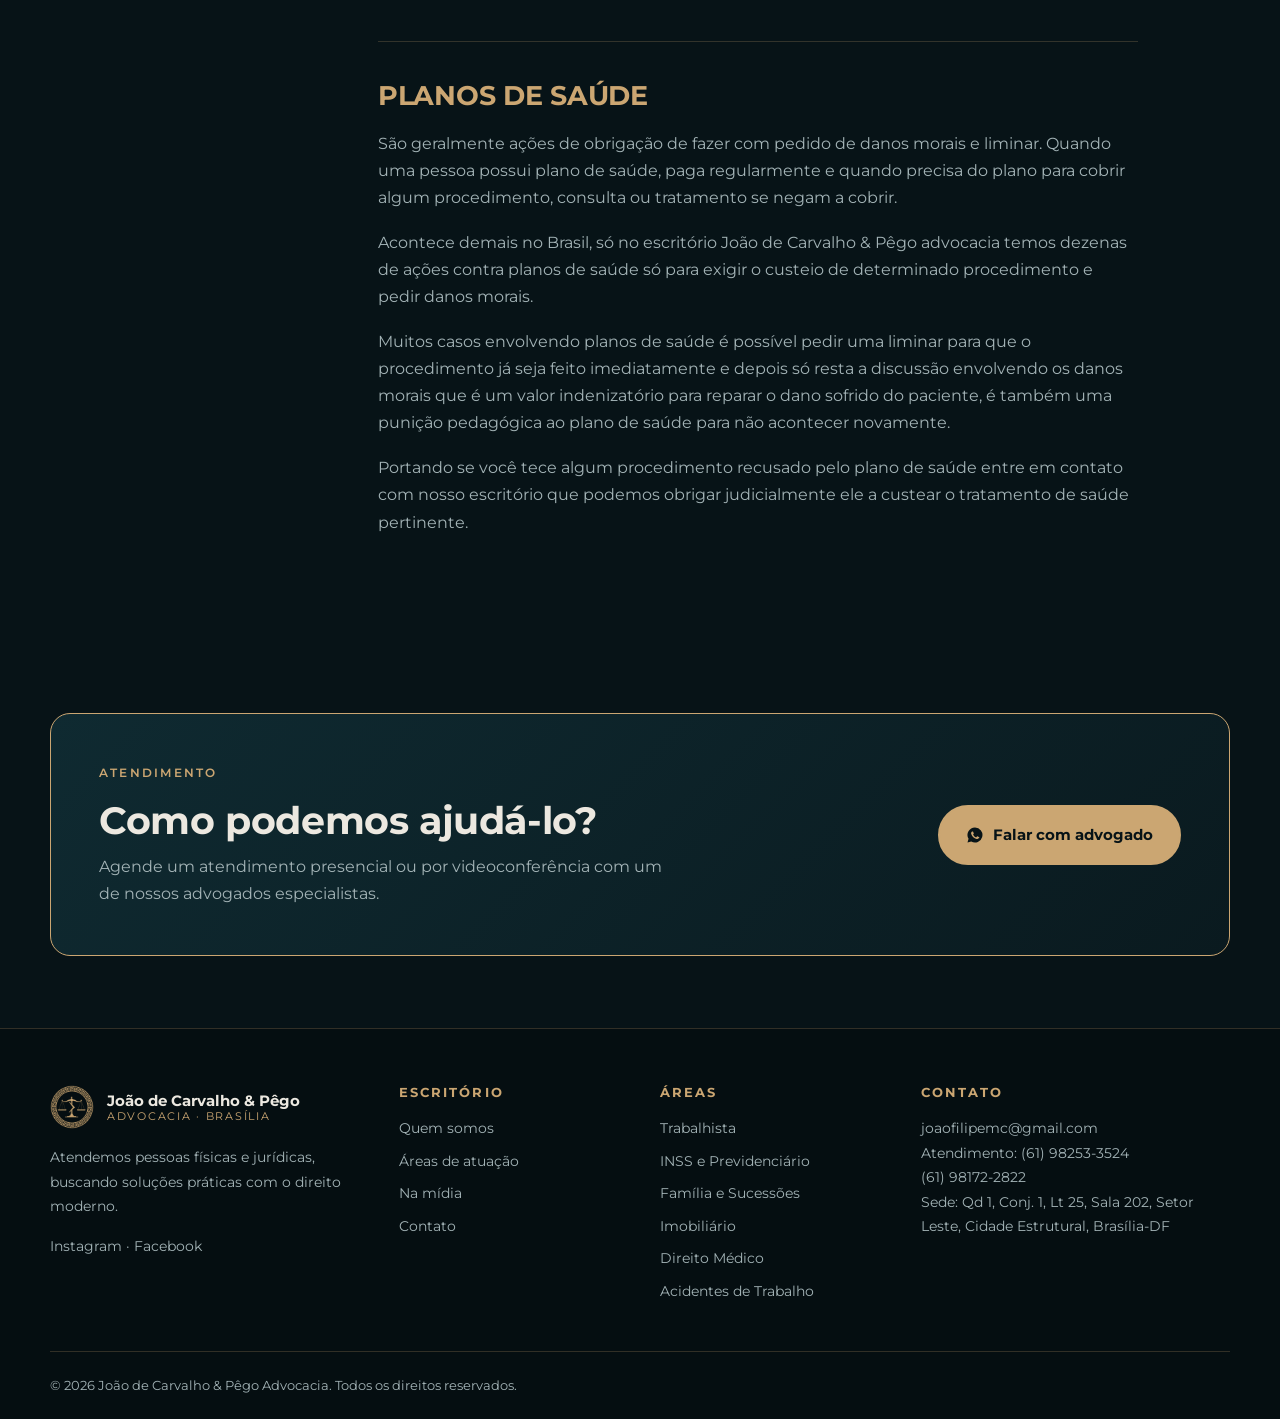
<file: direito-medico.html>
<!doctype html>
<html lang="pt-BR">
<head>
<meta charset="utf-8">
<meta name="viewport" content="width=device-width, initial-scale=1">
<title>Advogado de Direito Médico em Brasília | João de Carvalho &amp; Pêgo Advocacia</title>
<meta name="description" content="Atuação para pacientes, médicos, hospitais e planos de saúde em tudo que envolve o direito à saúde.">
<meta name="theme-color" content="#071317">
<link rel="icon" href="img/marca-dourada.png">
<link rel="preconnect" href="https://fonts.googleapis.com">
<link rel="preconnect" href="https://fonts.gstatic.com" crossorigin>
<link href="https://fonts.googleapis.com/css2?family=Montserrat:wght@400;500;600;700;800&display=swap" rel="stylesheet">
<link rel="stylesheet" href="css/estilo.css">
</head>
<body>
<a class="skip" href="#conteudo">Ir para o conteúdo</a>
<header class="topo">
  <div class="wrap topo__in">
    <a class="marca" href="index.html" aria-label="João de Carvalho &amp; Pêgo Advocacia, página inicial">
      <img src="img/marca-dourada.png" alt="" width="44" height="44">
      <span><strong>João de Carvalho &amp; Pêgo</strong><small>Advocacia · Brasília</small></span>
    </a>
    <button class="menu-btn" aria-expanded="false" aria-controls="menu" aria-label="Abrir menu"><span></span><span></span><span></span></button>
    <nav id="menu" class="menu" aria-label="Principal">
      <a href="index.html">Início</a><a href="quem-somos.html">Quem somos</a><a href="areas-de-atuacao.html" aria-current=page>Áreas de atuação</a><a href="na-midia.html">Na mídia</a><a href="contato.html">Contato</a>
      <a class="btn btn--sm menu__cta" href="https://wa.me/5561982533524?text=Ol%C3%A1!%20Vim%20pelo%20site%20e%20gostaria%20de%20falar%20com%20um%20advogado." target="_blank" rel="noopener"><svg viewBox="0 0 24 24" width="18" height="18" fill="currentColor" aria-hidden="true"><path d="M12 2a10 10 0 0 0-8.6 15.1L2 22l5-1.3A10 10 0 1 0 12 2Zm5.2 14.1c-.2.6-1.2 1.2-1.7 1.2-.4.1-1 .1-1.6-.1-.4-.1-.9-.3-1.5-.6-2.7-1.2-4.4-3.9-4.5-4.1-.1-.2-1.1-1.4-1.1-2.7s.7-1.9.9-2.2c.2-.2.5-.3.7-.3h.5c.2 0 .4 0 .6.5l.8 2c.1.1.1.3 0 .5l-.3.5-.4.4c-.1.2-.3.3-.1.6.2.3.7 1.2 1.5 1.9 1 .9 1.9 1.2 2.2 1.3.3.1.4.1.6-.1l.8-1c.2-.2.3-.2.6-.1l1.9.9c.3.1.5.2.5.3.1.1.1.6-.1 1.2Z"/></svg> Falar com advogado</a>
    </nav>
  </div>
</header>
<main id="conteudo">
<section class="page-hero page-hero--img">
  <div class="wrap page-hero__in">
    <div class="page-hero__txt"><p class="eyebrow">Direito Médico</p><h1>Somos especialistas em <em>Direito Médico</em></h1><p class="lead">Atuação para pacientes, médicos, hospitais e planos de saúde em tudo que envolve o direito à saúde.</p>
    <a class="btn" href="https://wa.me/5561982533524?text=Ol%C3%A1!%20Vim%20pelo%20site%20e%20gostaria%20de%20falar%20com%20um%20advogado." target="_blank" rel="noopener"><svg viewBox="0 0 24 24" width="18" height="18" fill="currentColor" aria-hidden="true"><path d="M12 2a10 10 0 0 0-8.6 15.1L2 22l5-1.3A10 10 0 1 0 12 2Zm5.2 14.1c-.2.6-1.2 1.2-1.7 1.2-.4.1-1 .1-1.6-.1-.4-.1-.9-.3-1.5-.6-2.7-1.2-4.4-3.9-4.5-4.1-.1-.2-1.1-1.4-1.1-2.7s.7-1.9.9-2.2c.2-.2.5-.3.7-.3h.5c.2 0 .4 0 .6.5l.8 2c.1.1.1.3 0 .5l-.3.5-.4.4c-.1.2-.3.3-.1.6.2.3.7 1.2 1.5 1.9 1 .9 1.9 1.2 2.2 1.3.3.1.4.1.6-.1l.8-1c.2-.2.3-.2.6-.1l1.9.9c.3.1.5.2.5.3.1.1.1.6-.1 1.2Z"/></svg> Falar com advogado</a></div>
    <figure class="moldura"><img src="img/medico.jpg" alt="Atendimento de saúde" loading="eager"></figure>
  </div>
</section>
<section class="bloco">
  <div class="wrap conteudo">
    <aside class="indice" aria-label="Nesta página"><p class="eyebrow">Nesta página</p><ol><li><a href="#s0">Honorários de profissionais de saúde</a></li><li><a href="#s1">Erro médico</a></li><li><a href="#s2">Liminares para internação ou medicação</a></li><li><a href="#s3">PLANOS DE SAÚDE</a></li></ol>
      <a class="btn btn--full" href="https://wa.me/5561982533524?text=Ol%C3%A1!%20Vim%20pelo%20site%20e%20gostaria%20de%20falar%20com%20um%20advogado." target="_blank" rel="noopener"><svg viewBox="0 0 24 24" width="18" height="18" fill="currentColor" aria-hidden="true"><path d="M12 2a10 10 0 0 0-8.6 15.1L2 22l5-1.3A10 10 0 1 0 12 2Zm5.2 14.1c-.2.6-1.2 1.2-1.7 1.2-.4.1-1 .1-1.6-.1-.4-.1-.9-.3-1.5-.6-2.7-1.2-4.4-3.9-4.5-4.1-.1-.2-1.1-1.4-1.1-2.7s.7-1.9.9-2.2c.2-.2.5-.3.7-.3h.5c.2 0 .4 0 .6.5l.8 2c.1.1.1.3 0 .5l-.3.5-.4.4c-.1.2-.3.3-.1.6.2.3.7 1.2 1.5 1.9 1 .9 1.9 1.2 2.2 1.3.3.1.4.1.6-.1l.8-1c.2-.2.3-.2.6-.1l1.9.9c.3.1.5.2.5.3.1.1.1.6-.1 1.2Z"/></svg> Falar com advogado</a></aside>
    <article class="artigo"><div class="prosa prosa--intro"><p>No direito médico ou também chamado de “Direito a Saúde” nosso escritório trabalha para ambas as partes: para médicos, hospitais e planos de saúde e também para pacientes que por algum motivo precisa entrar com alguma ação judicial envolvendo o direito à saúde.</p><p>A saúde é um direito fundamental que possui previsão constitucional que dispõe que todos os entes da federação: União, Estados, Municípios têm a obrigação de prestar assistência à saúde para todos indistintamente.</p><p>Dessa previsão constitucional se baseiam diversas leis e ações envolvendo direito médico como por exemplo: ações para conseguir leitos de UTI, ações para obrigar o estado a fornecer determinado medicamento ou tratamento, ações contra plano de saúde que se recusam a custear determinada Cirurgia/ tratamento/internação, etc.</p><p>Nosso escritório tem experiência com as discussões envolvendo responsabilidades, por exemplo: responsabilidade do médico em caso de erro médico, responsabilidade do hospital, responsabilidade do estado e outros.</p><p>Temos conhecimento de quando há responsabilidade por reparação de danos morais e materiais em falhas nos procedimentos estéticos, envolvendo clinicas e hospitais particulares de qualquer natureza, procedimentos odontológicos e outros.</p><p>Trabalhamos também em processos para defender profissionais da saúde na cobrança de seus honorários, direitos trabalhistas, plantões, piso salarial, bem como aposentadoria e outros.</p><p>Demonstrada a abrangência que é o direito médico ou direito a saúde segue alguns temas de destaque que o escritório João de Carvalho &amp; Pêgo Advocacia trabalha.</p></div><section class="tema" id="s0"><h2>Honorários de profissionais de saúde</h2><div class="prosa"><p>O presente serviço destina-se a cobrar honorários, contratos ou direitos trabalhistas para médicos, enfermeiros, técnicos de laboratório, farmacêuticos, nutricionistas, fisioterapeutas, estetas ou qualquer outro profissional na área da saúde que tenha dinheiro para receber, seja de empresas ou de pacientes.</p><p>Independente se o profissional for autônomo ou empregado, se existe contrato escrito ou não, se foi apenas um procedimento ou um tratamento longo, se o paciente morreu ou está enfermo, se a clínica fechou ou mudou de nome, enfim… em todas essas circunstâncias o direito moderno apresenta soluções e o escritório João de Carvalho &amp; Pêgo advocacia sempre apresenta alternativas de soluções.</p><p>Portanto se você é um profissional da saúde e possui algum honorário ou credito para receber proveniente do seu trabalho entre em contato com nosso escritório e conheça as alternativas de soluções.</p></div></section><section class="tema" id="s1"><h2>Erro médico</h2><div class="prosa"><p>Este serviço destina-se a pacientes, ou seus familiares, que foram vítimas de erro médico cometido por profissionais da saúde. Qualquer profissional pode cometer erro, médicos, enfermeiros, dentistas, estetas, e muitos outros.</p><p>Importante deixar claro que erro médico, na maioria dos casos, precisa ser grosseiro, um erro que salta aos olhos que na concepção de outros médicos / peritos é um erro claro. Entendimentos divergentes entre profissionais da saúde não é erro médico.</p><p>Por exemplo se um médico diante de uma situação de vida ou morte do paciente decide amputar uma das pernas dele para salva-lo, isso não é um erro médico, mesmo existindo outras formas de curar o paciente. Agora esse mesmo medico amputa a perna errada do paciente e ele permanece com sua saúde prejudicada e sem uma perna nesse caso é um erro médico.</p><p>Casos clássicos de erros médicos é quando o profissional esquece instrumentos dentro de um paciente, ou que coloca uma prótese dentária que cai com primeiro uso, que pratica uma eutanásia (crime), uma prótese mamaria que cai para o umbigo, e muitos outros são considerados erros médicos.</p><p>Assim, a ocorrência de erro médico precisa de uma avaliação caso a caso, de cunho jurídico e pericial, sendo necessária a contratação de advogado especializado como os do escritório João de Carvalho &amp; Pêgo advocacia, que já possui mais de 80 ações em Brasília que trata do assunto.</p><p>Portanto se você ou seus familiares tiveram um caso de erro médico ou tem dúvidas sobre assunto entre em contato conosco.</p></div></section><section class="tema" id="s2"><h2>Liminares para internação ou medicação</h2><div class="prosa"><p>São também ações de obrigação de fazer movidas contra o estado, com pedido liminar, quando algum hospital público se recusa a fornecer o tratamento de saúde adequado ao paciente, seja por lotação dos leitos de UTI, seja porque acabou o medicamento ou ainda porque não tem médicos disponíveis ou por qualquer outro motivo.</p><p>Com essa ação o judiciário obriga o poder publico a cumprir a necessidade de saúde do cidadão seja ela uma cirurgia, uma internação etc.</p><p>Entes da federação (união, estados, municípios) são obrigados o fornecer tratamento intensivo e medicamentos, não importa qual medicamento seja ou qual tratamento seja.</p><p>Evidentemente para se buscar uma liminar nesses casos é necessário um laudo médico expondo a urgência no tratamento e que deixe o juiz seguro para amparar a necessidade urgente da saúde do interessado.</p><p>O escritório João de Carvalho &amp; Pêgo advocacia tem o prazer em ajudar pessoas enfermas e que necessita de cuidados médicos urgentes, temos condições de orientar quais as melhores alternativas possíveis, em caso de duvidas entre em contato conosco.</p></div></section><section class="tema" id="s3"><h2>PLANOS DE SAÚDE</h2><div class="prosa"><p>São geralmente ações de obrigação de fazer com pedido de danos morais e liminar. Quando uma pessoa possui plano de saúde, paga regularmente e quando precisa do plano para cobrir algum procedimento, consulta ou tratamento se negam a cobrir.</p><p>Acontece demais no Brasil, só no escritório João de Carvalho &amp; Pêgo advocacia temos dezenas de ações contra planos de saúde só para exigir o custeio de determinado procedimento e pedir danos morais.</p><p>Muitos casos envolvendo planos de saúde é possível pedir uma liminar para que o procedimento já seja feito imediatamente e depois só resta a discussão envolvendo os danos morais que é um valor indenizatório para reparar o dano sofrido do paciente, é também uma punição pedagógica ao plano de saúde para não acontecer novamente.</p><p>Portando se você tece algum procedimento recusado pelo plano de saúde entre em contato com nosso escritório que podemos obrigar judicialmente ele a custear o tratamento de saúde pertinente.</p></div></section></article>
  </div>
</section>
<section class="faixa">
  <div class="wrap faixa__in">
    <div><p class="eyebrow">Atendimento</p><h2>Como podemos ajudá-lo?</h2><p>Agende um atendimento presencial ou por videoconferência com um de nossos advogados especialistas.</p></div>
    <a class="btn" href="https://wa.me/5561982533524?text=Ol%C3%A1!%20Vim%20pelo%20site%20e%20gostaria%20de%20falar%20com%20um%20advogado." target="_blank" rel="noopener"><svg viewBox="0 0 24 24" width="18" height="18" fill="currentColor" aria-hidden="true"><path d="M12 2a10 10 0 0 0-8.6 15.1L2 22l5-1.3A10 10 0 1 0 12 2Zm5.2 14.1c-.2.6-1.2 1.2-1.7 1.2-.4.1-1 .1-1.6-.1-.4-.1-.9-.3-1.5-.6-2.7-1.2-4.4-3.9-4.5-4.1-.1-.2-1.1-1.4-1.1-2.7s.7-1.9.9-2.2c.2-.2.5-.3.7-.3h.5c.2 0 .4 0 .6.5l.8 2c.1.1.1.3 0 .5l-.3.5-.4.4c-.1.2-.3.3-.1.6.2.3.7 1.2 1.5 1.9 1 .9 1.9 1.2 2.2 1.3.3.1.4.1.6-.1l.8-1c.2-.2.3-.2.6-.1l1.9.9c.3.1.5.2.5.3.1.1.1.6-.1 1.2Z"/></svg> Falar com advogado</a>
  </div>
</section>
</main>
<footer class="rodape">
  <div class="wrap rodape__grid">
    <div>
      <a class="marca" href="index.html"><img src="img/marca-dourada.png" alt="" width="44" height="44"><span><strong>João de Carvalho &amp; Pêgo</strong><small>Advocacia · Brasília</small></span></a>
      <p class="rodape__txt">Atendemos pessoas físicas e jurídicas, buscando soluções práticas com o direito moderno.</p>
      <p class="redes"><a href="https://www.instagram.com/joaocarvalho.adv/" target="_blank" rel="noopener">Instagram</a> · <a href="https://www.facebook.com/jcp.adv.br" target="_blank" rel="noopener">Facebook</a></p>
    </div>
    <div>
      <h3>Escritório</h3>
      <ul class="links">
        <li><a href="quem-somos.html">Quem somos</a></li>
        <li><a href="areas-de-atuacao.html">Áreas de atuação</a></li>
        <li><a href="na-midia.html">Na mídia</a></li>
        <li><a href="contato.html">Contato</a></li>
      </ul>
    </div>
    <div>
      <h3>Áreas</h3>
      <ul class="links">
        <li><a href="trabalhista.html">Trabalhista</a></li>
        <li><a href="inss.html">INSS e Previdenciário</a></li>
        <li><a href="familia-e-sucessoes.html">Família e Sucessões</a></li>
        <li><a href="imobiliario.html">Imobiliário</a></li>
        <li><a href="direito-medico.html">Direito Médico</a></li>
        <li><a href="acidentes-de-trabalho.html">Acidentes de Trabalho</a></li>
      </ul>
    </div>
    <div>
      <h3>Contato</h3>
      <p class="rodape__txt"><a href="mailto:joaofilipemc@gmail.com">joaofilipemc@gmail.com</a><br>
      Atendimento: <a href="https://wa.me/5561982533524?text=Ol%C3%A1!%20Vim%20pelo%20site%20e%20gostaria%20de%20falar%20com%20um%20advogado." target="_blank" rel="noopener">(61) 98253-3524</a><br>
      (61) 98172-2822<br>
      Sede: Qd 1, Conj. 1, Lt 25, Sala 202, Setor Leste, Cidade Estrutural, Brasília-DF</p>
    </div>
  </div>
  <div class="wrap rodape__fim"><p>© 2026 João de Carvalho &amp; Pêgo Advocacia. Todos os direitos reservados.</p></div>
</footer>
<a class="flutuante" href="https://wa.me/5561982533524?text=Ol%C3%A1!%20Vim%20pelo%20site%20e%20gostaria%20de%20falar%20com%20um%20advogado." target="_blank" rel="noopener" aria-label="Falar pelo WhatsApp"><svg viewBox="0 0 24 24" width="18" height="18" fill="currentColor" aria-hidden="true"><path d="M12 2a10 10 0 0 0-8.6 15.1L2 22l5-1.3A10 10 0 1 0 12 2Zm5.2 14.1c-.2.6-1.2 1.2-1.7 1.2-.4.1-1 .1-1.6-.1-.4-.1-.9-.3-1.5-.6-2.7-1.2-4.4-3.9-4.5-4.1-.1-.2-1.1-1.4-1.1-2.7s.7-1.9.9-2.2c.2-.2.5-.3.7-.3h.5c.2 0 .4 0 .6.5l.8 2c.1.1.1.3 0 .5l-.3.5-.4.4c-.1.2-.3.3-.1.6.2.3.7 1.2 1.5 1.9 1 .9 1.9 1.2 2.2 1.3.3.1.4.1.6-.1l.8-1c.2-.2.3-.2.6-.1l1.9.9c.3.1.5.2.5.3.1.1.1.6-.1 1.2Z"/></svg></a>
<script src="js/site.js"></script>
</body>
</html>
</file>
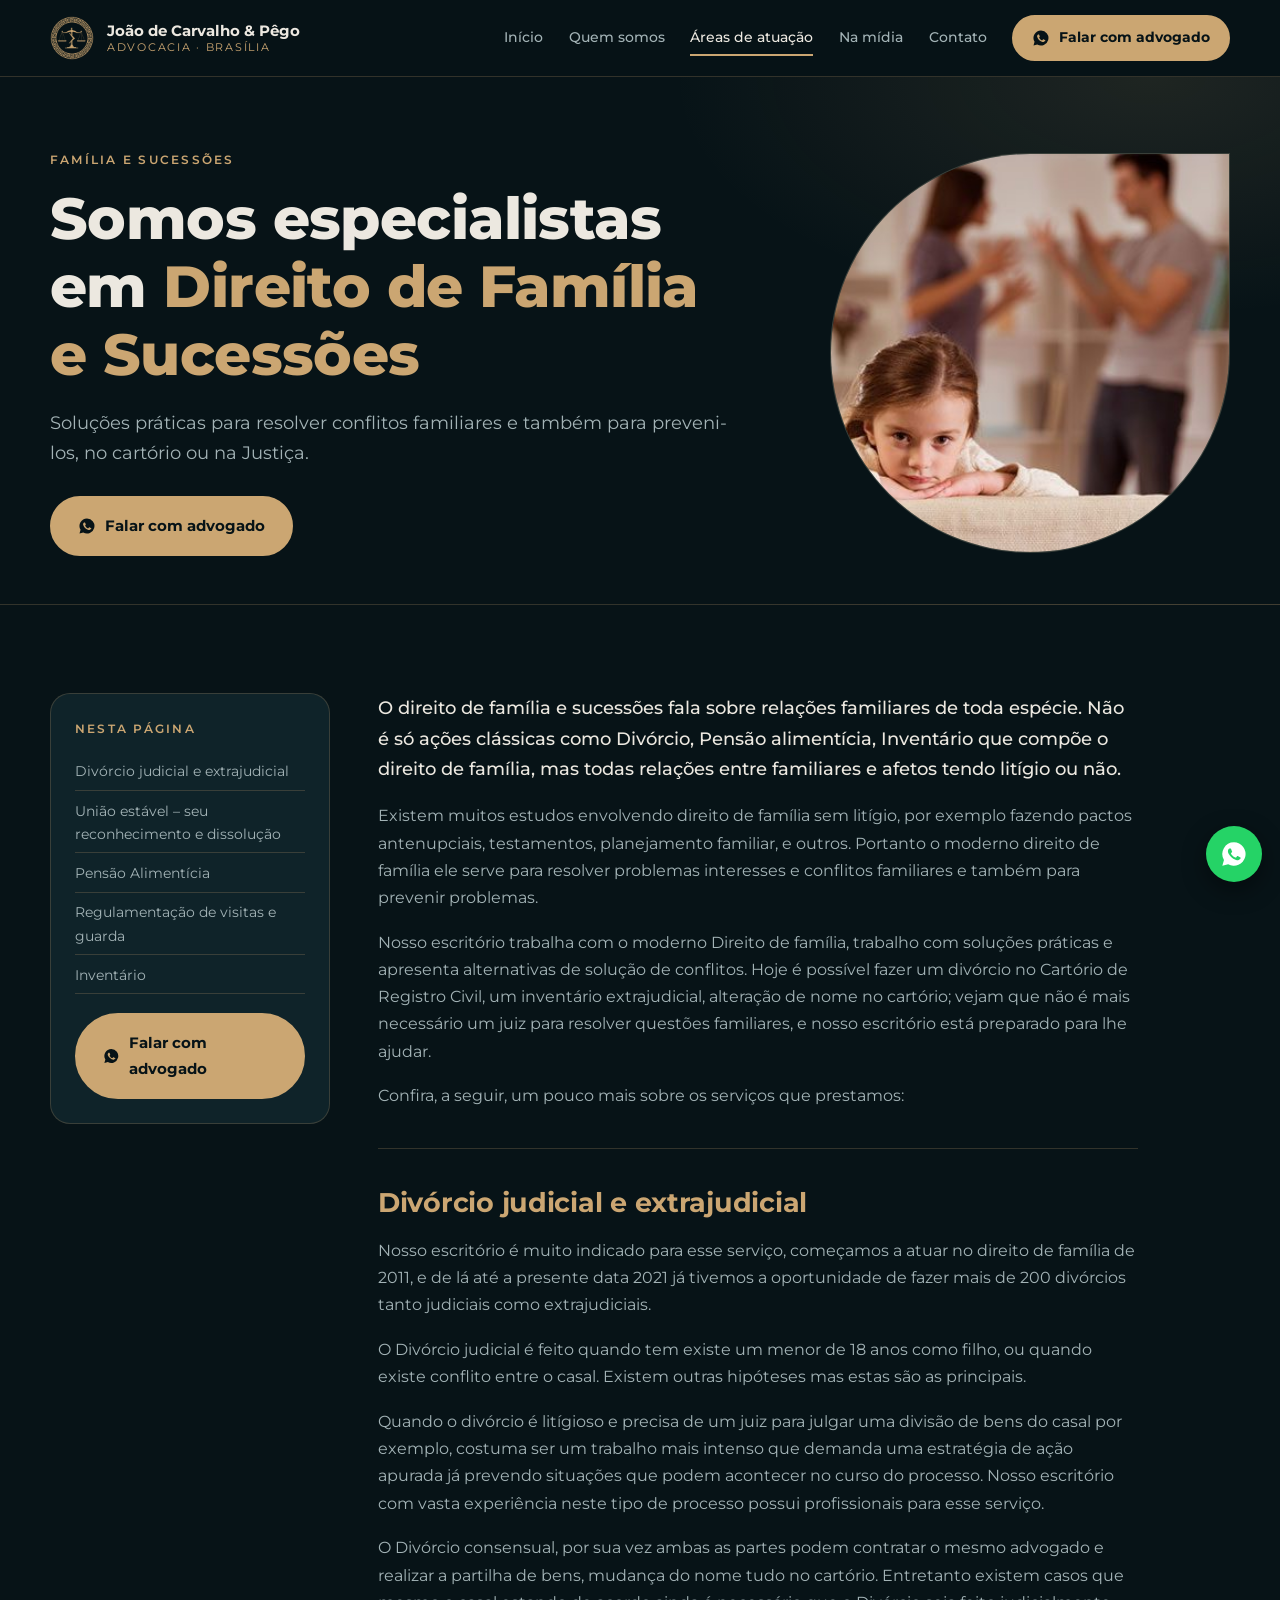
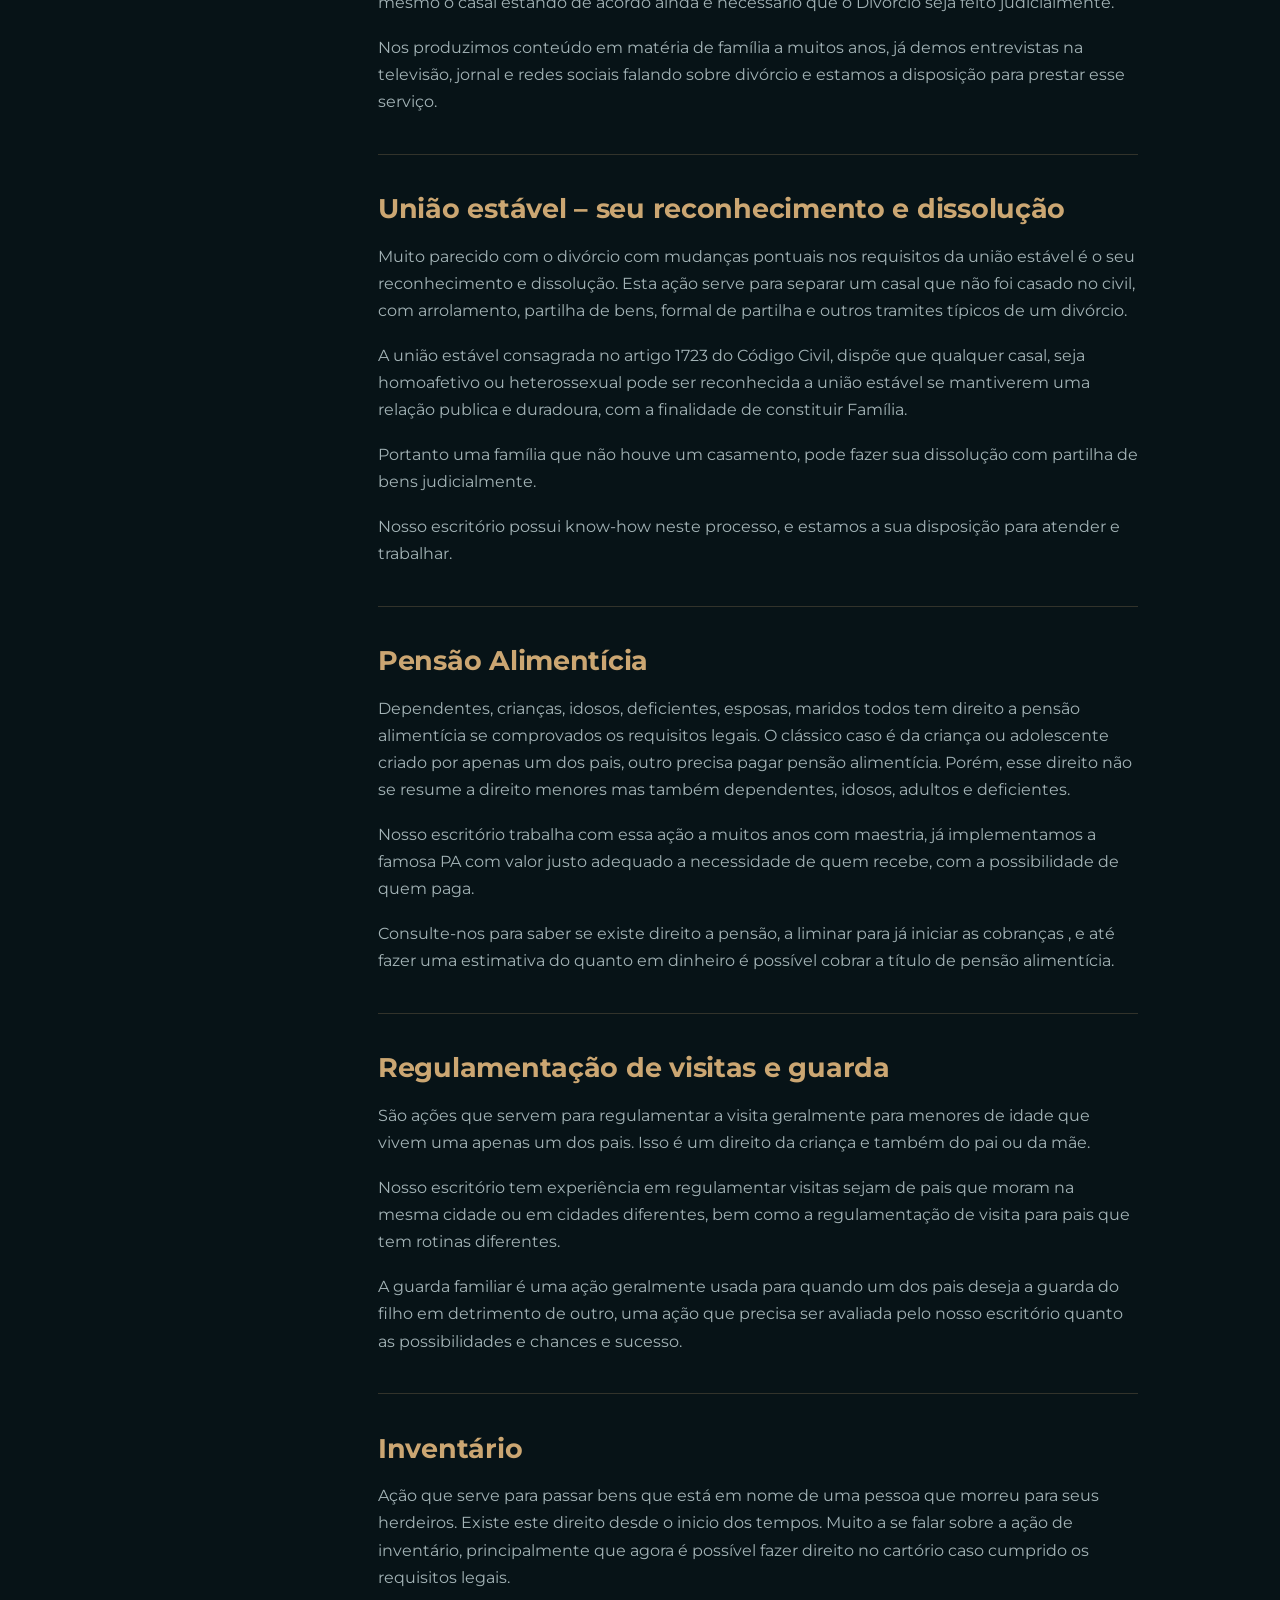
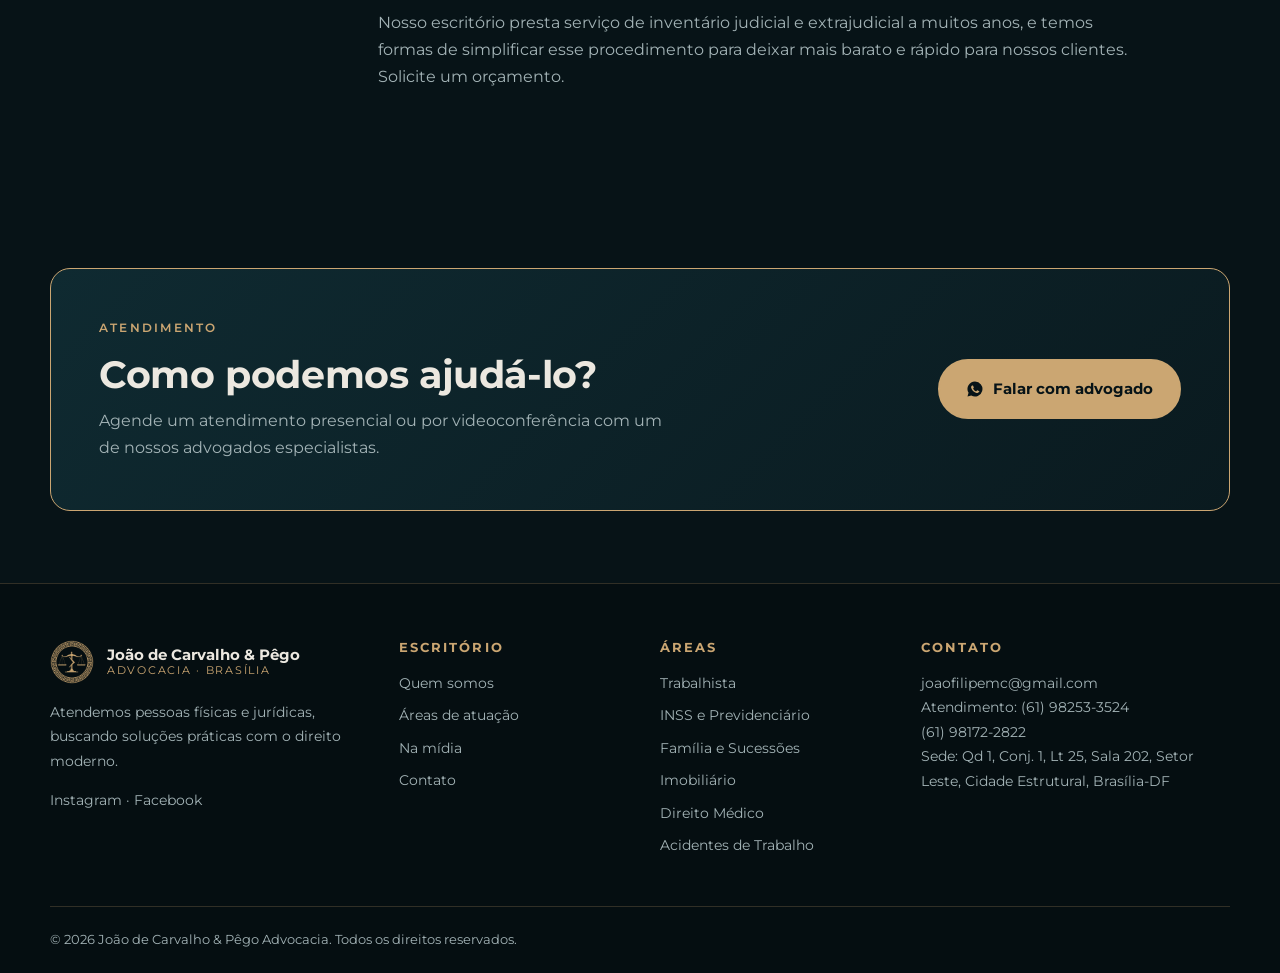
<file: familia-e-sucessoes.html>
<!doctype html>
<html lang="pt-BR">
<head>
<meta charset="utf-8">
<meta name="viewport" content="width=device-width, initial-scale=1">
<title>Advogado de Família e Sucessões em Brasília | João de Carvalho &amp; Pêgo Advocacia</title>
<meta name="description" content="Soluções práticas para resolver conflitos familiares e também para preveni-los, no cartório ou na Justiça.">
<meta name="theme-color" content="#071317">
<link rel="icon" href="img/marca-dourada.png">
<link rel="preconnect" href="https://fonts.googleapis.com">
<link rel="preconnect" href="https://fonts.gstatic.com" crossorigin>
<link href="https://fonts.googleapis.com/css2?family=Montserrat:wght@400;500;600;700;800&display=swap" rel="stylesheet">
<link rel="stylesheet" href="css/estilo.css">
</head>
<body>
<a class="skip" href="#conteudo">Ir para o conteúdo</a>
<header class="topo">
  <div class="wrap topo__in">
    <a class="marca" href="index.html" aria-label="João de Carvalho &amp; Pêgo Advocacia, página inicial">
      <img src="img/marca-dourada.png" alt="" width="44" height="44">
      <span><strong>João de Carvalho &amp; Pêgo</strong><small>Advocacia · Brasília</small></span>
    </a>
    <button class="menu-btn" aria-expanded="false" aria-controls="menu" aria-label="Abrir menu"><span></span><span></span><span></span></button>
    <nav id="menu" class="menu" aria-label="Principal">
      <a href="index.html">Início</a><a href="quem-somos.html">Quem somos</a><a href="areas-de-atuacao.html" aria-current=page>Áreas de atuação</a><a href="na-midia.html">Na mídia</a><a href="contato.html">Contato</a>
      <a class="btn btn--sm menu__cta" href="https://wa.me/5561982533524?text=Ol%C3%A1!%20Vim%20pelo%20site%20e%20gostaria%20de%20falar%20com%20um%20advogado." target="_blank" rel="noopener"><svg viewBox="0 0 24 24" width="18" height="18" fill="currentColor" aria-hidden="true"><path d="M12 2a10 10 0 0 0-8.6 15.1L2 22l5-1.3A10 10 0 1 0 12 2Zm5.2 14.1c-.2.6-1.2 1.2-1.7 1.2-.4.1-1 .1-1.6-.1-.4-.1-.9-.3-1.5-.6-2.7-1.2-4.4-3.9-4.5-4.1-.1-.2-1.1-1.4-1.1-2.7s.7-1.9.9-2.2c.2-.2.5-.3.7-.3h.5c.2 0 .4 0 .6.5l.8 2c.1.1.1.3 0 .5l-.3.5-.4.4c-.1.2-.3.3-.1.6.2.3.7 1.2 1.5 1.9 1 .9 1.9 1.2 2.2 1.3.3.1.4.1.6-.1l.8-1c.2-.2.3-.2.6-.1l1.9.9c.3.1.5.2.5.3.1.1.1.6-.1 1.2Z"/></svg> Falar com advogado</a>
    </nav>
  </div>
</header>
<main id="conteudo">
<section class="page-hero page-hero--img">
  <div class="wrap page-hero__in">
    <div class="page-hero__txt"><p class="eyebrow">Família e Sucessões</p><h1>Somos especialistas em <em>Direito de Família e Sucessões</em></h1><p class="lead">Soluções práticas para resolver conflitos familiares e também para preveni-los, no cartório ou na Justiça.</p>
    <a class="btn" href="https://wa.me/5561982533524?text=Ol%C3%A1!%20Vim%20pelo%20site%20e%20gostaria%20de%20falar%20com%20um%20advogado." target="_blank" rel="noopener"><svg viewBox="0 0 24 24" width="18" height="18" fill="currentColor" aria-hidden="true"><path d="M12 2a10 10 0 0 0-8.6 15.1L2 22l5-1.3A10 10 0 1 0 12 2Zm5.2 14.1c-.2.6-1.2 1.2-1.7 1.2-.4.1-1 .1-1.6-.1-.4-.1-.9-.3-1.5-.6-2.7-1.2-4.4-3.9-4.5-4.1-.1-.2-1.1-1.4-1.1-2.7s.7-1.9.9-2.2c.2-.2.5-.3.7-.3h.5c.2 0 .4 0 .6.5l.8 2c.1.1.1.3 0 .5l-.3.5-.4.4c-.1.2-.3.3-.1.6.2.3.7 1.2 1.5 1.9 1 .9 1.9 1.2 2.2 1.3.3.1.4.1.6-.1l.8-1c.2-.2.3-.2.6-.1l1.9.9c.3.1.5.2.5.3.1.1.1.6-.1 1.2Z"/></svg> Falar com advogado</a></div>
    <figure class="moldura"><img src="img/familia.jpg" alt="Família" loading="eager"></figure>
  </div>
</section>
<section class="bloco">
  <div class="wrap conteudo">
    <aside class="indice" aria-label="Nesta página"><p class="eyebrow">Nesta página</p><ol><li><a href="#s0">Divórcio judicial e extrajudicial</a></li><li><a href="#s1">União estável – seu reconhecimento e dissolução</a></li><li><a href="#s2">Pensão Alimentícia</a></li><li><a href="#s3">Regulamentação de visitas e guarda</a></li><li><a href="#s4">Inventário</a></li></ol>
      <a class="btn btn--full" href="https://wa.me/5561982533524?text=Ol%C3%A1!%20Vim%20pelo%20site%20e%20gostaria%20de%20falar%20com%20um%20advogado." target="_blank" rel="noopener"><svg viewBox="0 0 24 24" width="18" height="18" fill="currentColor" aria-hidden="true"><path d="M12 2a10 10 0 0 0-8.6 15.1L2 22l5-1.3A10 10 0 1 0 12 2Zm5.2 14.1c-.2.6-1.2 1.2-1.7 1.2-.4.1-1 .1-1.6-.1-.4-.1-.9-.3-1.5-.6-2.7-1.2-4.4-3.9-4.5-4.1-.1-.2-1.1-1.4-1.1-2.7s.7-1.9.9-2.2c.2-.2.5-.3.7-.3h.5c.2 0 .4 0 .6.5l.8 2c.1.1.1.3 0 .5l-.3.5-.4.4c-.1.2-.3.3-.1.6.2.3.7 1.2 1.5 1.9 1 .9 1.9 1.2 2.2 1.3.3.1.4.1.6-.1l.8-1c.2-.2.3-.2.6-.1l1.9.9c.3.1.5.2.5.3.1.1.1.6-.1 1.2Z"/></svg> Falar com advogado</a></aside>
    <article class="artigo"><div class="prosa prosa--intro"><p>O direito de família e sucessões fala sobre relações familiares de toda espécie. Não é só ações clássicas como Divórcio, Pensão alimentícia, Inventário que compõe o direito de família, mas todas relações entre familiares e afetos tendo litígio ou não.</p><p>Existem muitos estudos envolvendo direito de família sem litígio, por exemplo fazendo pactos antenupciais, testamentos, planejamento familiar, e outros. Portanto o moderno direito de família ele serve para resolver problemas interesses e conflitos familiares e também para prevenir problemas.</p><p>Nosso escritório trabalha com o moderno Direito de família, trabalho com soluções práticas e apresenta alternativas de solução de conflitos. Hoje é possível fazer um divórcio no Cartório de Registro Civil, um inventário extrajudicial, alteração de nome no cartório; vejam que não é mais necessário um juiz para resolver questões familiares, e nosso escritório está preparado para lhe ajudar.</p><p>Confira, a seguir, um pouco mais sobre os serviços que prestamos:</p></div><section class="tema" id="s0"><h2>Divórcio judicial e extrajudicial</h2><div class="prosa"><p>Nosso escritório é muito indicado para esse serviço, começamos a atuar no direito de família de 2011, e de lá até a presente data 2021 já tivemos a oportunidade de fazer mais de 200 divórcios tanto judiciais como extrajudiciais.</p><p>O Divórcio judicial é feito quando tem existe um menor de 18 anos como filho, ou quando existe conflito entre o casal. Existem outras hipóteses mas estas são as principais.</p><p>Quando o divórcio é litígioso e precisa de um juiz para julgar uma divisão de bens do casal por exemplo, costuma ser um trabalho mais intenso que demanda uma estratégia de ação apurada já prevendo situações que podem acontecer no curso do processo. Nosso escritório com vasta experiência neste tipo de processo possui profissionais para esse serviço.</p><p>O Divórcio consensual, por sua vez ambas as partes podem contratar o mesmo advogado e realizar a partilha de bens, mudança do nome tudo no cartório. Entretanto existem casos que mesmo o casal estando de acordo ainda é necessário que o Divórcio seja feito judicialmente.</p><p>Nos produzimos conteúdo em matéria de família a muitos anos, já demos entrevistas na televisão, jornal e redes sociais falando sobre divórcio e estamos a disposição para prestar esse serviço.</p></div></section><section class="tema" id="s1"><h2>União estável – seu reconhecimento e dissolução</h2><div class="prosa"><p>Muito parecido com o divórcio com mudanças pontuais nos requisitos da união estável é o seu reconhecimento e dissolução. Esta ação serve para separar um casal que não foi casado no civil, com arrolamento, partilha de bens, formal de partilha e outros tramites típicos de um divórcio.</p><p>A união estável consagrada no artigo 1723 do Código Civil, dispõe que qualquer casal, seja homoafetivo ou heterossexual pode ser reconhecida a união estável se mantiverem uma relação publica e duradoura, com a finalidade de constituir Família.</p><p>Portanto uma família que não houve um casamento, pode fazer sua dissolução com partilha de bens judicialmente.</p><p>Nosso escritório possui know-how neste processo, e estamos a sua disposição para atender e trabalhar.</p></div></section><section class="tema" id="s2"><h2>Pensão Alimentícia</h2><div class="prosa"><p>Dependentes, crianças, idosos, deficientes, esposas, maridos todos tem direito a pensão alimentícia se comprovados os requisitos legais. O clássico caso é da criança ou adolescente criado por apenas um dos pais, outro precisa pagar pensão alimentícia. Porém, esse direito não se resume a direito menores mas também dependentes, idosos, adultos e deficientes.</p><p>Nosso escritório trabalha com essa ação a muitos anos com maestria, já implementamos a famosa PA com valor justo adequado a necessidade de quem recebe, com a possibilidade de quem paga.</p><p>Consulte-nos para saber se existe direito a pensão, a liminar para já iniciar as cobranças , e até fazer uma estimativa do quanto em dinheiro é possível cobrar a título de pensão alimentícia.</p></div></section><section class="tema" id="s3"><h2>Regulamentação de visitas e guarda</h2><div class="prosa"><p>São ações que servem para regulamentar a visita geralmente para menores de idade que vivem uma apenas um dos pais. Isso é um direito da criança e também do pai ou da mãe.</p><p>Nosso escritório tem experiência em regulamentar visitas sejam de pais que moram na mesma cidade ou em cidades diferentes, bem como a regulamentação de visita para pais que tem rotinas diferentes.</p><p>A guarda familiar é uma ação geralmente usada para quando um dos pais deseja a guarda do filho em detrimento de outro, uma ação que precisa ser avaliada pelo nosso escritório quanto as possibilidades e chances e sucesso.</p></div></section><section class="tema" id="s4"><h2>Inventário</h2><div class="prosa"><p>Ação que serve para passar bens que está em nome de uma pessoa que morreu para seus herdeiros. Existe este direito desde o inicio dos tempos. Muito a se falar sobre a ação de inventário, principalmente que agora é possível fazer direito no cartório caso cumprido os requisitos legais.</p><p>Nosso escritório presta serviço de inventário judicial e extrajudicial a muitos anos, e temos formas de simplificar esse procedimento para deixar mais barato e rápido para nossos clientes. Solicite um orçamento.</p></div></section></article>
  </div>
</section>
<section class="faixa">
  <div class="wrap faixa__in">
    <div><p class="eyebrow">Atendimento</p><h2>Como podemos ajudá-lo?</h2><p>Agende um atendimento presencial ou por videoconferência com um de nossos advogados especialistas.</p></div>
    <a class="btn" href="https://wa.me/5561982533524?text=Ol%C3%A1!%20Vim%20pelo%20site%20e%20gostaria%20de%20falar%20com%20um%20advogado." target="_blank" rel="noopener"><svg viewBox="0 0 24 24" width="18" height="18" fill="currentColor" aria-hidden="true"><path d="M12 2a10 10 0 0 0-8.6 15.1L2 22l5-1.3A10 10 0 1 0 12 2Zm5.2 14.1c-.2.6-1.2 1.2-1.7 1.2-.4.1-1 .1-1.6-.1-.4-.1-.9-.3-1.5-.6-2.7-1.2-4.4-3.9-4.5-4.1-.1-.2-1.1-1.4-1.1-2.7s.7-1.9.9-2.2c.2-.2.5-.3.7-.3h.5c.2 0 .4 0 .6.5l.8 2c.1.1.1.3 0 .5l-.3.5-.4.4c-.1.2-.3.3-.1.6.2.3.7 1.2 1.5 1.9 1 .9 1.9 1.2 2.2 1.3.3.1.4.1.6-.1l.8-1c.2-.2.3-.2.6-.1l1.9.9c.3.1.5.2.5.3.1.1.1.6-.1 1.2Z"/></svg> Falar com advogado</a>
  </div>
</section>
</main>
<footer class="rodape">
  <div class="wrap rodape__grid">
    <div>
      <a class="marca" href="index.html"><img src="img/marca-dourada.png" alt="" width="44" height="44"><span><strong>João de Carvalho &amp; Pêgo</strong><small>Advocacia · Brasília</small></span></a>
      <p class="rodape__txt">Atendemos pessoas físicas e jurídicas, buscando soluções práticas com o direito moderno.</p>
      <p class="redes"><a href="https://www.instagram.com/joaocarvalho.adv/" target="_blank" rel="noopener">Instagram</a> · <a href="https://www.facebook.com/jcp.adv.br" target="_blank" rel="noopener">Facebook</a></p>
    </div>
    <div>
      <h3>Escritório</h3>
      <ul class="links">
        <li><a href="quem-somos.html">Quem somos</a></li>
        <li><a href="areas-de-atuacao.html">Áreas de atuação</a></li>
        <li><a href="na-midia.html">Na mídia</a></li>
        <li><a href="contato.html">Contato</a></li>
      </ul>
    </div>
    <div>
      <h3>Áreas</h3>
      <ul class="links">
        <li><a href="trabalhista.html">Trabalhista</a></li>
        <li><a href="inss.html">INSS e Previdenciário</a></li>
        <li><a href="familia-e-sucessoes.html">Família e Sucessões</a></li>
        <li><a href="imobiliario.html">Imobiliário</a></li>
        <li><a href="direito-medico.html">Direito Médico</a></li>
        <li><a href="acidentes-de-trabalho.html">Acidentes de Trabalho</a></li>
      </ul>
    </div>
    <div>
      <h3>Contato</h3>
      <p class="rodape__txt"><a href="mailto:joaofilipemc@gmail.com">joaofilipemc@gmail.com</a><br>
      Atendimento: <a href="https://wa.me/5561982533524?text=Ol%C3%A1!%20Vim%20pelo%20site%20e%20gostaria%20de%20falar%20com%20um%20advogado." target="_blank" rel="noopener">(61) 98253-3524</a><br>
      (61) 98172-2822<br>
      Sede: Qd 1, Conj. 1, Lt 25, Sala 202, Setor Leste, Cidade Estrutural, Brasília-DF</p>
    </div>
  </div>
  <div class="wrap rodape__fim"><p>© 2026 João de Carvalho &amp; Pêgo Advocacia. Todos os direitos reservados.</p></div>
</footer>
<a class="flutuante" href="https://wa.me/5561982533524?text=Ol%C3%A1!%20Vim%20pelo%20site%20e%20gostaria%20de%20falar%20com%20um%20advogado." target="_blank" rel="noopener" aria-label="Falar pelo WhatsApp"><svg viewBox="0 0 24 24" width="18" height="18" fill="currentColor" aria-hidden="true"><path d="M12 2a10 10 0 0 0-8.6 15.1L2 22l5-1.3A10 10 0 1 0 12 2Zm5.2 14.1c-.2.6-1.2 1.2-1.7 1.2-.4.1-1 .1-1.6-.1-.4-.1-.9-.3-1.5-.6-2.7-1.2-4.4-3.9-4.5-4.1-.1-.2-1.1-1.4-1.1-2.7s.7-1.9.9-2.2c.2-.2.5-.3.7-.3h.5c.2 0 .4 0 .6.5l.8 2c.1.1.1.3 0 .5l-.3.5-.4.4c-.1.2-.3.3-.1.6.2.3.7 1.2 1.5 1.9 1 .9 1.9 1.2 2.2 1.3.3.1.4.1.6-.1l.8-1c.2-.2.3-.2.6-.1l1.9.9c.3.1.5.2.5.3.1.1.1.6-.1 1.2Z"/></svg></a>
<script src="js/site.js"></script>
</body>
</html>
</file>
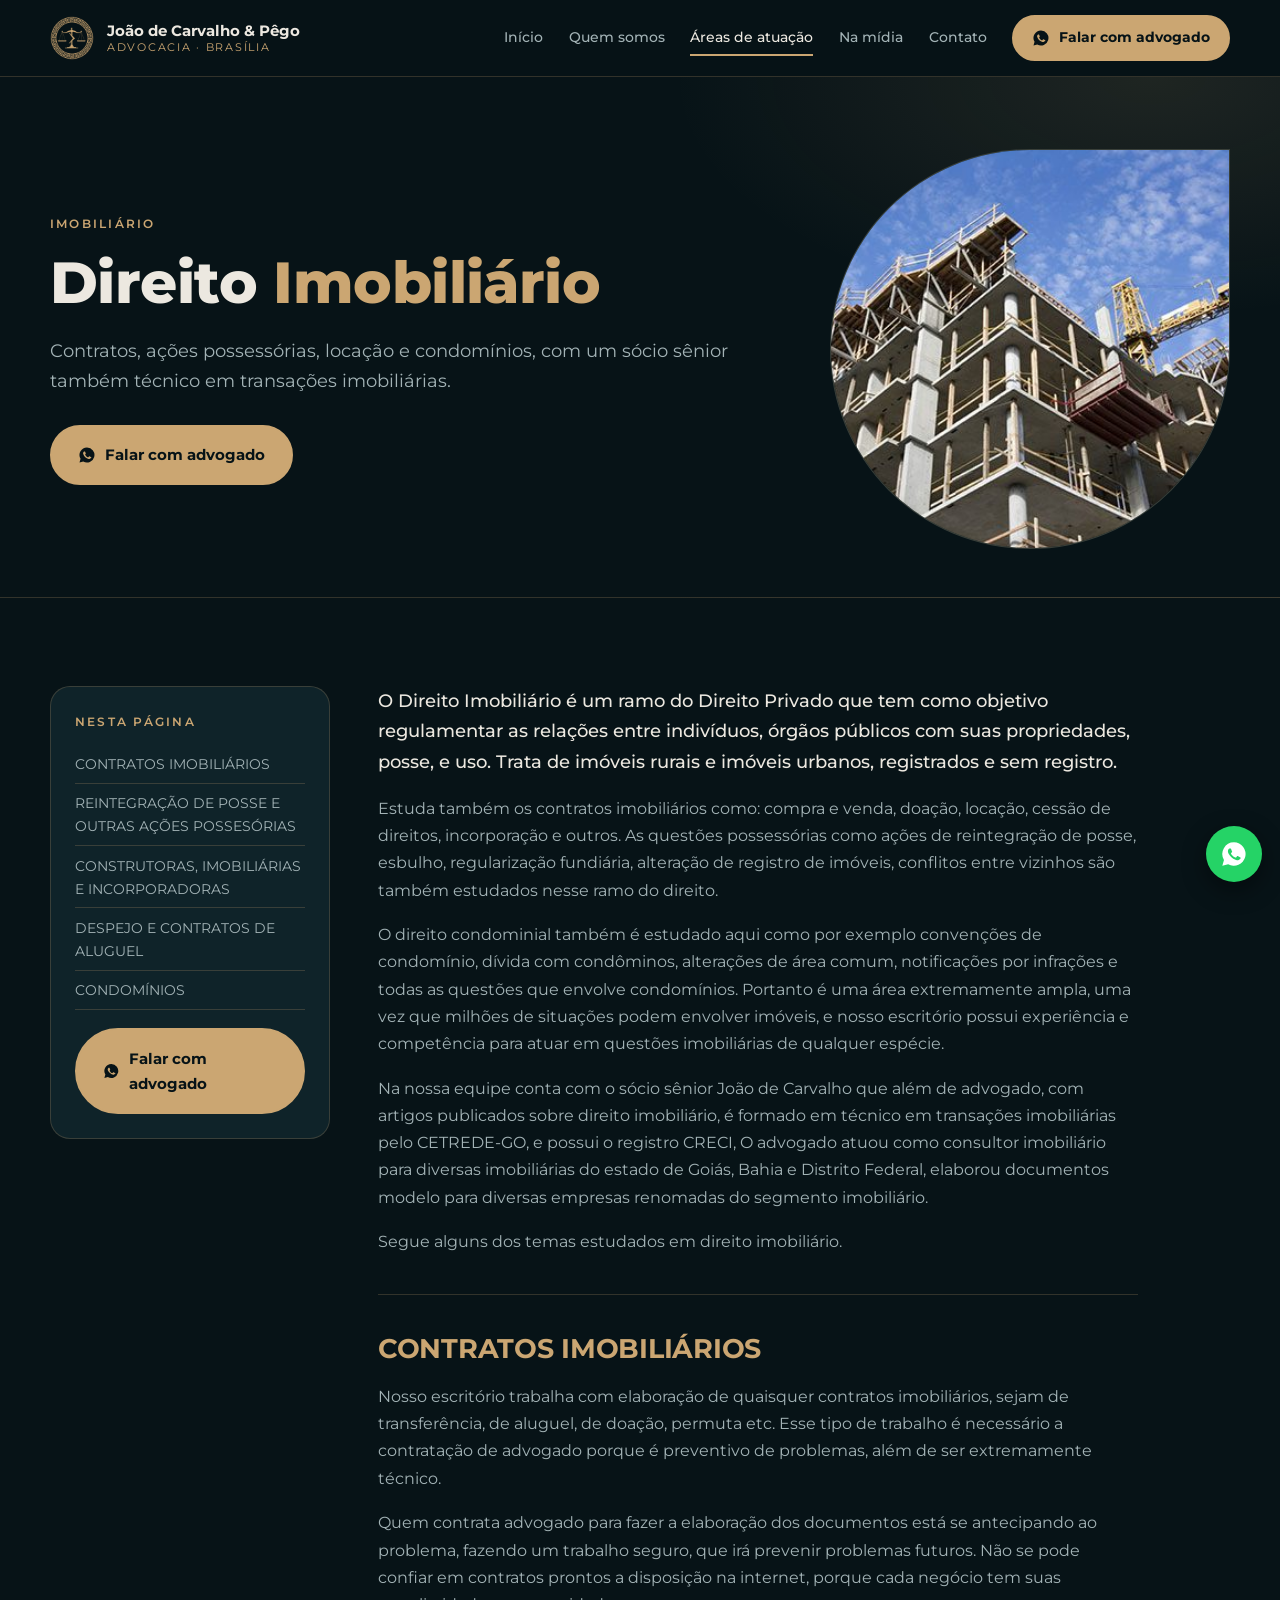
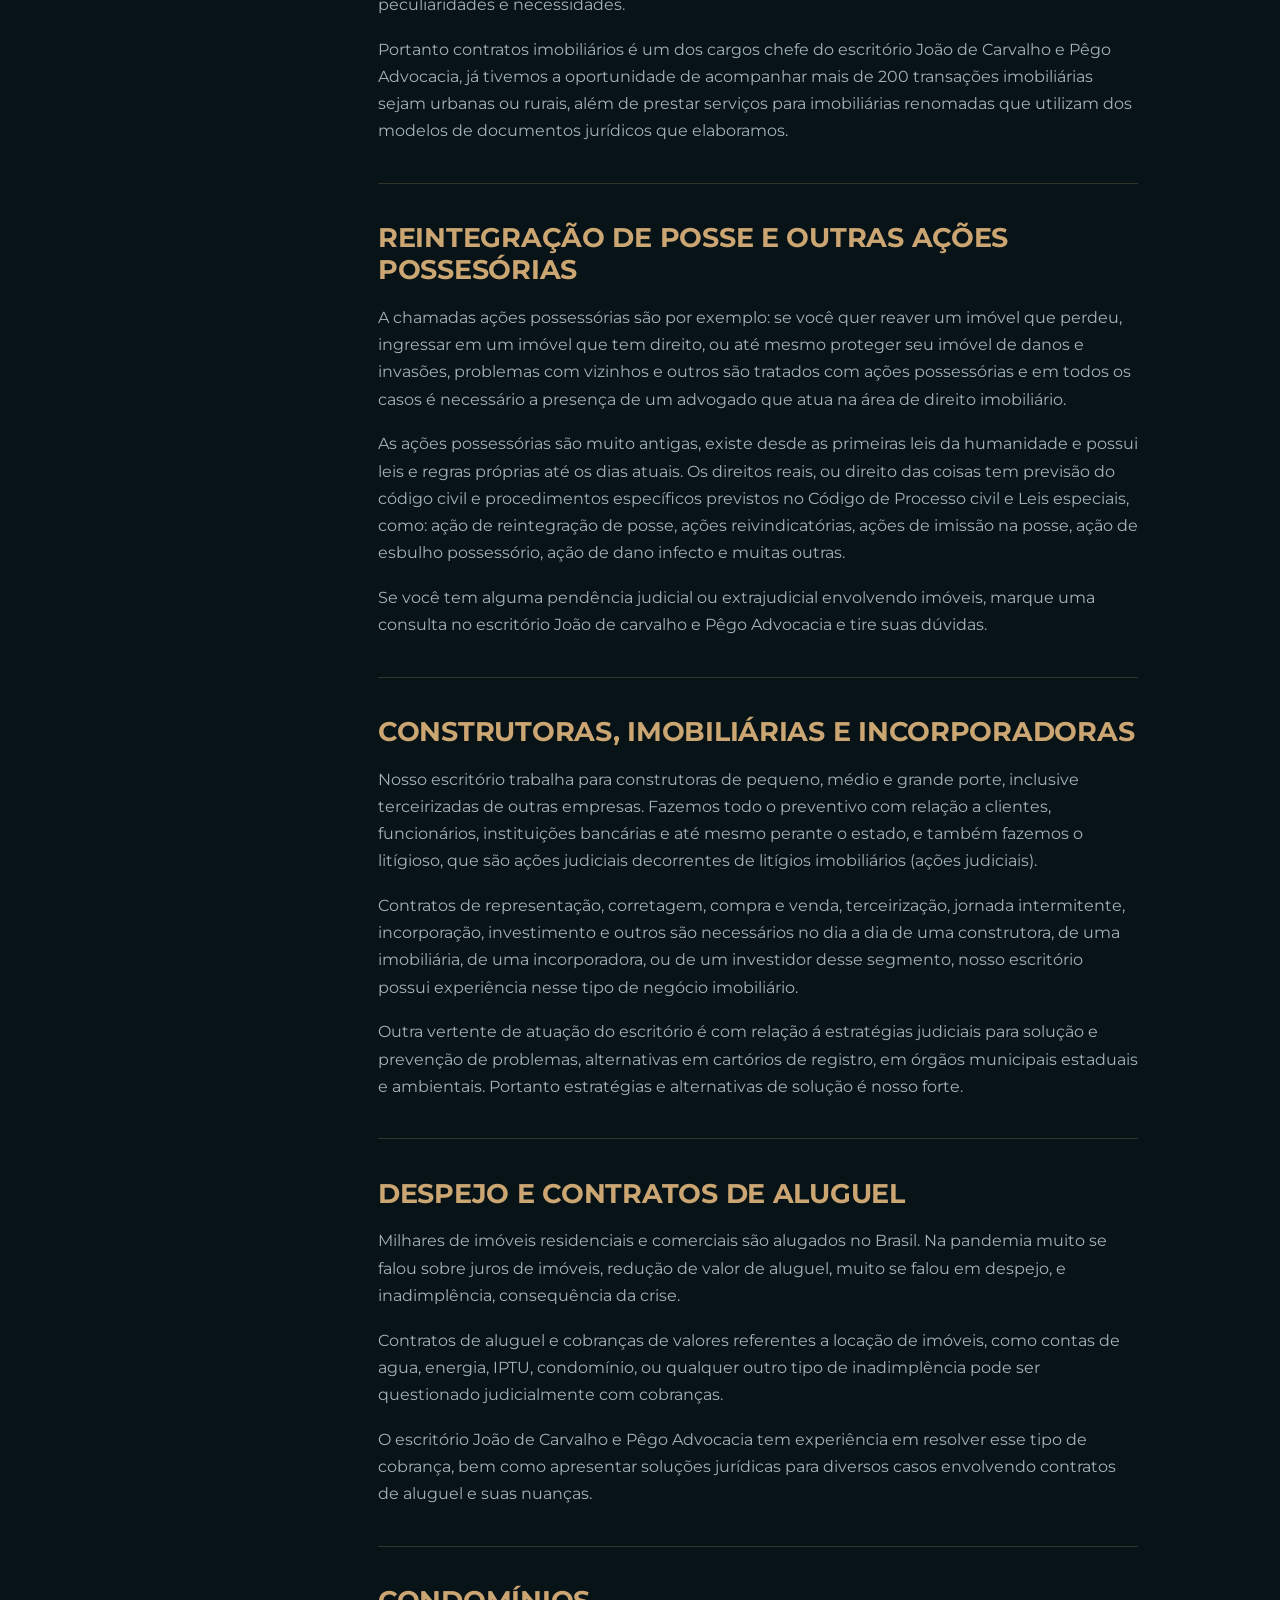
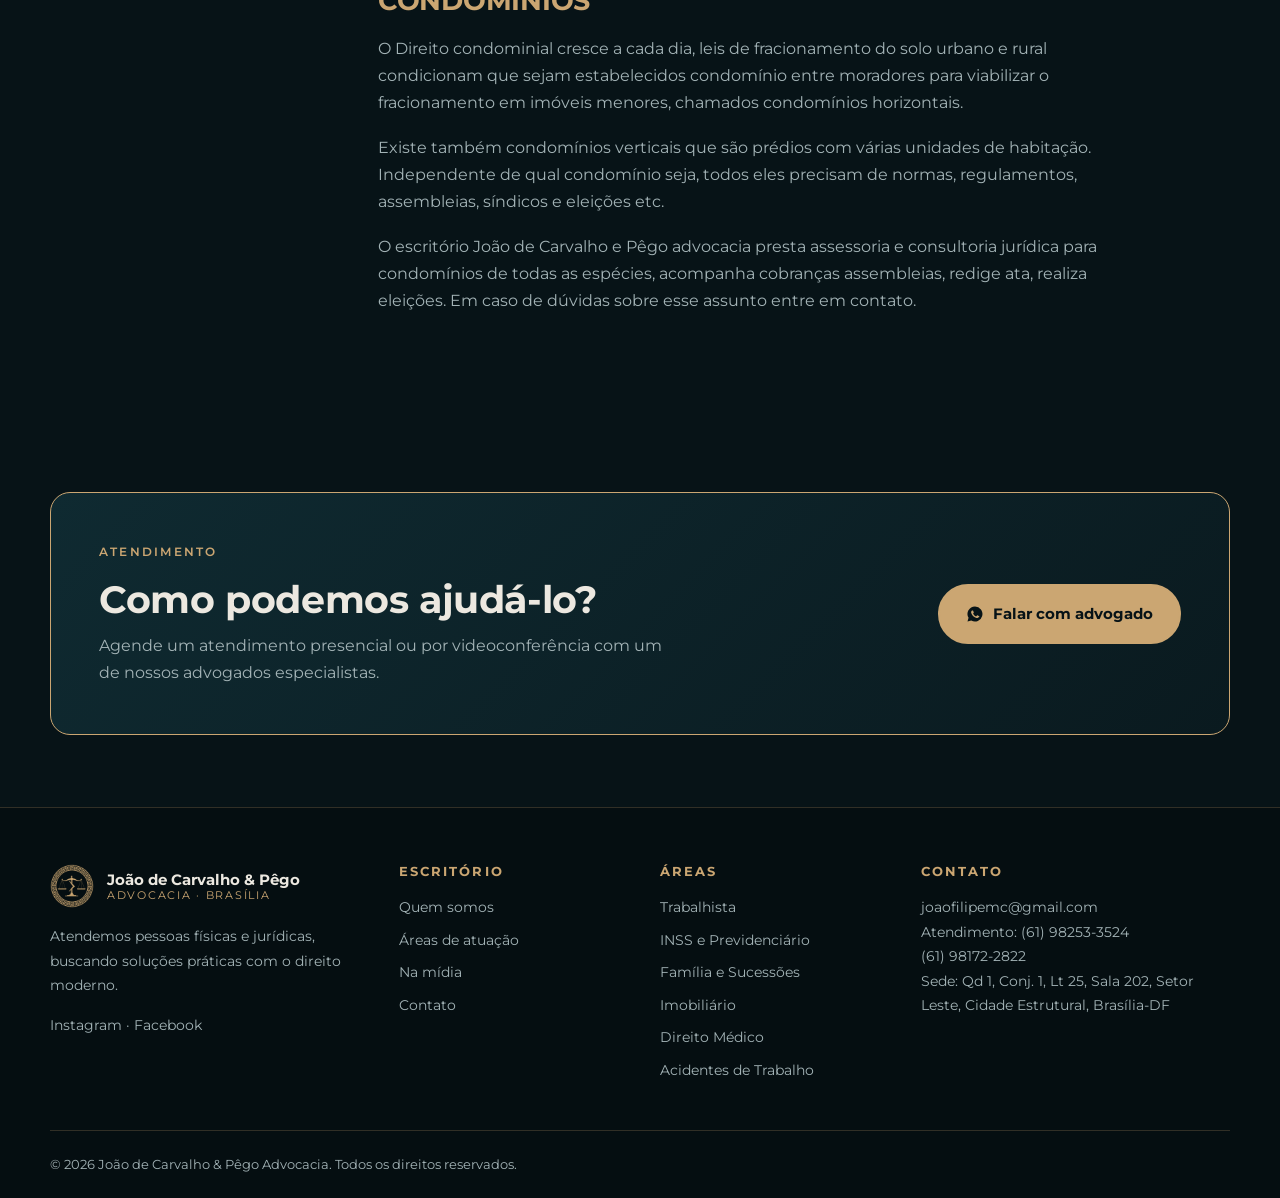
<file: imobiliario.html>
<!doctype html>
<html lang="pt-BR">
<head>
<meta charset="utf-8">
<meta name="viewport" content="width=device-width, initial-scale=1">
<title>Advogado Imobiliário em Brasília | João de Carvalho &amp; Pêgo Advocacia</title>
<meta name="description" content="Contratos, ações possessórias, locação e condomínios, com um sócio sênior também técnico em transações imobiliárias.">
<meta name="theme-color" content="#071317">
<link rel="icon" href="img/marca-dourada.png">
<link rel="preconnect" href="https://fonts.googleapis.com">
<link rel="preconnect" href="https://fonts.gstatic.com" crossorigin>
<link href="https://fonts.googleapis.com/css2?family=Montserrat:wght@400;500;600;700;800&display=swap" rel="stylesheet">
<link rel="stylesheet" href="css/estilo.css">
</head>
<body>
<a class="skip" href="#conteudo">Ir para o conteúdo</a>
<header class="topo">
  <div class="wrap topo__in">
    <a class="marca" href="index.html" aria-label="João de Carvalho &amp; Pêgo Advocacia, página inicial">
      <img src="img/marca-dourada.png" alt="" width="44" height="44">
      <span><strong>João de Carvalho &amp; Pêgo</strong><small>Advocacia · Brasília</small></span>
    </a>
    <button class="menu-btn" aria-expanded="false" aria-controls="menu" aria-label="Abrir menu"><span></span><span></span><span></span></button>
    <nav id="menu" class="menu" aria-label="Principal">
      <a href="index.html">Início</a><a href="quem-somos.html">Quem somos</a><a href="areas-de-atuacao.html" aria-current=page>Áreas de atuação</a><a href="na-midia.html">Na mídia</a><a href="contato.html">Contato</a>
      <a class="btn btn--sm menu__cta" href="https://wa.me/5561982533524?text=Ol%C3%A1!%20Vim%20pelo%20site%20e%20gostaria%20de%20falar%20com%20um%20advogado." target="_blank" rel="noopener"><svg viewBox="0 0 24 24" width="18" height="18" fill="currentColor" aria-hidden="true"><path d="M12 2a10 10 0 0 0-8.6 15.1L2 22l5-1.3A10 10 0 1 0 12 2Zm5.2 14.1c-.2.6-1.2 1.2-1.7 1.2-.4.1-1 .1-1.6-.1-.4-.1-.9-.3-1.5-.6-2.7-1.2-4.4-3.9-4.5-4.1-.1-.2-1.1-1.4-1.1-2.7s.7-1.9.9-2.2c.2-.2.5-.3.7-.3h.5c.2 0 .4 0 .6.5l.8 2c.1.1.1.3 0 .5l-.3.5-.4.4c-.1.2-.3.3-.1.6.2.3.7 1.2 1.5 1.9 1 .9 1.9 1.2 2.2 1.3.3.1.4.1.6-.1l.8-1c.2-.2.3-.2.6-.1l1.9.9c.3.1.5.2.5.3.1.1.1.6-.1 1.2Z"/></svg> Falar com advogado</a>
    </nav>
  </div>
</header>
<main id="conteudo">
<section class="page-hero page-hero--img">
  <div class="wrap page-hero__in">
    <div class="page-hero__txt"><p class="eyebrow">Imobiliário</p><h1>Direito <em>Imobiliário</em></h1><p class="lead">Contratos, ações possessórias, locação e condomínios, com um sócio sênior também técnico em transações imobiliárias.</p>
    <a class="btn" href="https://wa.me/5561982533524?text=Ol%C3%A1!%20Vim%20pelo%20site%20e%20gostaria%20de%20falar%20com%20um%20advogado." target="_blank" rel="noopener"><svg viewBox="0 0 24 24" width="18" height="18" fill="currentColor" aria-hidden="true"><path d="M12 2a10 10 0 0 0-8.6 15.1L2 22l5-1.3A10 10 0 1 0 12 2Zm5.2 14.1c-.2.6-1.2 1.2-1.7 1.2-.4.1-1 .1-1.6-.1-.4-.1-.9-.3-1.5-.6-2.7-1.2-4.4-3.9-4.5-4.1-.1-.2-1.1-1.4-1.1-2.7s.7-1.9.9-2.2c.2-.2.5-.3.7-.3h.5c.2 0 .4 0 .6.5l.8 2c.1.1.1.3 0 .5l-.3.5-.4.4c-.1.2-.3.3-.1.6.2.3.7 1.2 1.5 1.9 1 .9 1.9 1.2 2.2 1.3.3.1.4.1.6-.1l.8-1c.2-.2.3-.2.6-.1l1.9.9c.3.1.5.2.5.3.1.1.1.6-.1 1.2Z"/></svg> Falar com advogado</a></div>
    <figure class="moldura"><img src="img/imobiliario.jpg" alt="Imóveis" loading="eager"></figure>
  </div>
</section>
<section class="bloco">
  <div class="wrap conteudo">
    <aside class="indice" aria-label="Nesta página"><p class="eyebrow">Nesta página</p><ol><li><a href="#s0">CONTRATOS IMOBILIÁRIOS</a></li><li><a href="#s1">REINTEGRAÇÃO DE POSSE E OUTRAS AÇÕES POSSESÓRIAS</a></li><li><a href="#s2">CONSTRUTORAS, IMOBILIÁRIAS E INCORPORADORAS</a></li><li><a href="#s3">DESPEJO E CONTRATOS DE ALUGUEL</a></li><li><a href="#s4">CONDOMÍNIOS</a></li></ol>
      <a class="btn btn--full" href="https://wa.me/5561982533524?text=Ol%C3%A1!%20Vim%20pelo%20site%20e%20gostaria%20de%20falar%20com%20um%20advogado." target="_blank" rel="noopener"><svg viewBox="0 0 24 24" width="18" height="18" fill="currentColor" aria-hidden="true"><path d="M12 2a10 10 0 0 0-8.6 15.1L2 22l5-1.3A10 10 0 1 0 12 2Zm5.2 14.1c-.2.6-1.2 1.2-1.7 1.2-.4.1-1 .1-1.6-.1-.4-.1-.9-.3-1.5-.6-2.7-1.2-4.4-3.9-4.5-4.1-.1-.2-1.1-1.4-1.1-2.7s.7-1.9.9-2.2c.2-.2.5-.3.7-.3h.5c.2 0 .4 0 .6.5l.8 2c.1.1.1.3 0 .5l-.3.5-.4.4c-.1.2-.3.3-.1.6.2.3.7 1.2 1.5 1.9 1 .9 1.9 1.2 2.2 1.3.3.1.4.1.6-.1l.8-1c.2-.2.3-.2.6-.1l1.9.9c.3.1.5.2.5.3.1.1.1.6-.1 1.2Z"/></svg> Falar com advogado</a></aside>
    <article class="artigo"><div class="prosa prosa--intro"><p>O Direito Imobiliário é um ramo do Direito Privado que tem como objetivo regulamentar as relações entre indivíduos, órgãos públicos com suas propriedades, posse, e uso. Trata de imóveis rurais e imóveis urbanos, registrados e sem registro.</p><p>Estuda também os contratos imobiliários como: compra e venda, doação, locação, cessão de direitos, incorporação e outros. As questões possessórias como ações de reintegração de posse, esbulho, regularização fundiária, alteração de registro de imóveis, conflitos entre vizinhos são também estudados nesse ramo do direito.</p><p>O direito condominial também é estudado aqui como por exemplo convenções de condomínio, dívida com condôminos, alterações de área comum, notificações por infrações e todas as questões que envolve condomínios. Portanto é uma área extremamente ampla, uma vez que milhões de situações podem envolver imóveis, e nosso escritório possui experiência e competência para atuar em questões imobiliárias de qualquer espécie.</p><p>Na nossa equipe conta com o sócio sênior João de Carvalho que além de advogado, com artigos publicados sobre direito imobiliário, é formado em técnico em transações imobiliárias pelo CETREDE-GO, e possui o registro CRECI, O advogado atuou como consultor imobiliário para diversas imobiliárias do estado de Goiás, Bahia e Distrito Federal, elaborou documentos modelo para diversas empresas renomadas do segmento imobiliário.</p><p>Segue alguns dos temas estudados em direito imobiliário.</p></div><section class="tema" id="s0"><h2>CONTRATOS IMOBILIÁRIOS</h2><div class="prosa"><p>Nosso escritório trabalha com elaboração de quaisquer contratos imobiliários, sejam de transferência, de aluguel, de doação, permuta etc. Esse tipo de trabalho é necessário a contratação de advogado porque é preventivo de problemas, além de ser extremamente técnico.</p><p>Quem contrata advogado para fazer a elaboração dos documentos está se antecipando ao problema, fazendo um trabalho seguro, que irá prevenir problemas futuros. Não se pode confiar em contratos prontos a disposição na internet, porque cada negócio tem suas peculiaridades e necessidades.</p><p>Portanto contratos imobiliários é um dos cargos chefe do escritório João de Carvalho e Pêgo Advocacia, já tivemos a oportunidade de acompanhar mais de 200 transações imobiliárias sejam urbanas ou rurais, além de prestar serviços para imobiliárias renomadas que utilizam dos modelos de documentos jurídicos que elaboramos.</p></div></section><section class="tema" id="s1"><h2>REINTEGRAÇÃO DE POSSE E OUTRAS AÇÕES POSSESÓRIAS</h2><div class="prosa"><p>A chamadas ações possessórias são por exemplo: se você quer reaver um imóvel que perdeu, ingressar em um imóvel que tem direito, ou até mesmo proteger seu imóvel de danos e invasões, problemas com vizinhos e outros são tratados com ações possessórias e em todos os casos é necessário a presença de um advogado que atua na área de direito imobiliário.</p><p>As ações possessórias são muito antigas, existe desde as primeiras leis da humanidade e possui leis e regras próprias até os dias atuais. Os direitos reais, ou direito das coisas tem previsão do código civil e procedimentos específicos previstos no Código de Processo civil e Leis especiais, como: ação de reintegração de posse, ações reivindicatórias, ações de imissão na posse, ação de esbulho possessório, ação de dano infecto e muitas outras.</p><p>Se você tem alguma pendência judicial ou extrajudicial envolvendo imóveis, marque uma consulta no escritório João de carvalho e Pêgo Advocacia e tire suas dúvidas.</p></div></section><section class="tema" id="s2"><h2>CONSTRUTORAS, IMOBILIÁRIAS E INCORPORADORAS</h2><div class="prosa"><p>Nosso escritório trabalha para construtoras de pequeno, médio e grande porte, inclusive terceirizadas de outras empresas. Fazemos todo o preventivo com relação a clientes, funcionários, instituições bancárias e até mesmo perante o estado, e também fazemos o litígioso, que são ações judiciais decorrentes de litígios imobiliários (ações judiciais).</p><p>Contratos de representação, corretagem, compra e venda, terceirização, jornada intermitente, incorporação, investimento e outros são necessários no dia a dia de uma construtora, de uma imobiliária, de uma incorporadora, ou de um investidor desse segmento, nosso escritório possui experiência nesse tipo de negócio imobiliário.</p><p>Outra vertente de atuação do escritório é com relação á estratégias judiciais para solução e prevenção de problemas, alternativas em cartórios de registro, em órgãos municipais estaduais e ambientais. Portanto estratégias e alternativas de solução é nosso forte.</p></div></section><section class="tema" id="s3"><h2>DESPEJO E CONTRATOS DE ALUGUEL</h2><div class="prosa"><p>Milhares de imóveis residenciais e comerciais são alugados no Brasil. Na pandemia muito se falou sobre juros de imóveis, redução de valor de aluguel, muito se falou em despejo, e inadimplência, consequência da crise.</p><p>Contratos de aluguel e cobranças de valores referentes a locação de imóveis, como contas de agua, energia, IPTU, condomínio, ou qualquer outro tipo de inadimplência pode ser questionado judicialmente com cobranças.</p><p>O escritório João de Carvalho e Pêgo Advocacia tem experiência em resolver esse tipo de cobrança, bem como apresentar soluções jurídicas para diversos casos envolvendo contratos de aluguel e suas nuanças.</p></div></section><section class="tema" id="s4"><h2>CONDOMÍNIOS</h2><div class="prosa"><p>O Direito condominial cresce a cada dia, leis de fracionamento do solo urbano e rural condicionam que sejam estabelecidos condomínio entre moradores para viabilizar o fracionamento em imóveis menores, chamados condomínios horizontais.</p><p>Existe também condomínios verticais que são prédios com várias unidades de habitação. Independente de qual condomínio seja, todos eles precisam de normas, regulamentos, assembleias, síndicos e eleições etc.</p><p>O escritório João de Carvalho e Pêgo advocacia presta assessoria e consultoria jurídica para condomínios de todas as espécies, acompanha cobranças assembleias, redige ata, realiza eleições. Em caso de dúvidas sobre esse assunto entre em contato.</p></div></section></article>
  </div>
</section>
<section class="faixa">
  <div class="wrap faixa__in">
    <div><p class="eyebrow">Atendimento</p><h2>Como podemos ajudá-lo?</h2><p>Agende um atendimento presencial ou por videoconferência com um de nossos advogados especialistas.</p></div>
    <a class="btn" href="https://wa.me/5561982533524?text=Ol%C3%A1!%20Vim%20pelo%20site%20e%20gostaria%20de%20falar%20com%20um%20advogado." target="_blank" rel="noopener"><svg viewBox="0 0 24 24" width="18" height="18" fill="currentColor" aria-hidden="true"><path d="M12 2a10 10 0 0 0-8.6 15.1L2 22l5-1.3A10 10 0 1 0 12 2Zm5.2 14.1c-.2.6-1.2 1.2-1.7 1.2-.4.1-1 .1-1.6-.1-.4-.1-.9-.3-1.5-.6-2.7-1.2-4.4-3.9-4.5-4.1-.1-.2-1.1-1.4-1.1-2.7s.7-1.9.9-2.2c.2-.2.5-.3.7-.3h.5c.2 0 .4 0 .6.5l.8 2c.1.1.1.3 0 .5l-.3.5-.4.4c-.1.2-.3.3-.1.6.2.3.7 1.2 1.5 1.9 1 .9 1.9 1.2 2.2 1.3.3.1.4.1.6-.1l.8-1c.2-.2.3-.2.6-.1l1.9.9c.3.1.5.2.5.3.1.1.1.6-.1 1.2Z"/></svg> Falar com advogado</a>
  </div>
</section>
</main>
<footer class="rodape">
  <div class="wrap rodape__grid">
    <div>
      <a class="marca" href="index.html"><img src="img/marca-dourada.png" alt="" width="44" height="44"><span><strong>João de Carvalho &amp; Pêgo</strong><small>Advocacia · Brasília</small></span></a>
      <p class="rodape__txt">Atendemos pessoas físicas e jurídicas, buscando soluções práticas com o direito moderno.</p>
      <p class="redes"><a href="https://www.instagram.com/joaocarvalho.adv/" target="_blank" rel="noopener">Instagram</a> · <a href="https://www.facebook.com/jcp.adv.br" target="_blank" rel="noopener">Facebook</a></p>
    </div>
    <div>
      <h3>Escritório</h3>
      <ul class="links">
        <li><a href="quem-somos.html">Quem somos</a></li>
        <li><a href="areas-de-atuacao.html">Áreas de atuação</a></li>
        <li><a href="na-midia.html">Na mídia</a></li>
        <li><a href="contato.html">Contato</a></li>
      </ul>
    </div>
    <div>
      <h3>Áreas</h3>
      <ul class="links">
        <li><a href="trabalhista.html">Trabalhista</a></li>
        <li><a href="inss.html">INSS e Previdenciário</a></li>
        <li><a href="familia-e-sucessoes.html">Família e Sucessões</a></li>
        <li><a href="imobiliario.html">Imobiliário</a></li>
        <li><a href="direito-medico.html">Direito Médico</a></li>
        <li><a href="acidentes-de-trabalho.html">Acidentes de Trabalho</a></li>
      </ul>
    </div>
    <div>
      <h3>Contato</h3>
      <p class="rodape__txt"><a href="mailto:joaofilipemc@gmail.com">joaofilipemc@gmail.com</a><br>
      Atendimento: <a href="https://wa.me/5561982533524?text=Ol%C3%A1!%20Vim%20pelo%20site%20e%20gostaria%20de%20falar%20com%20um%20advogado." target="_blank" rel="noopener">(61) 98253-3524</a><br>
      (61) 98172-2822<br>
      Sede: Qd 1, Conj. 1, Lt 25, Sala 202, Setor Leste, Cidade Estrutural, Brasília-DF</p>
    </div>
  </div>
  <div class="wrap rodape__fim"><p>© 2026 João de Carvalho &amp; Pêgo Advocacia. Todos os direitos reservados.</p></div>
</footer>
<a class="flutuante" href="https://wa.me/5561982533524?text=Ol%C3%A1!%20Vim%20pelo%20site%20e%20gostaria%20de%20falar%20com%20um%20advogado." target="_blank" rel="noopener" aria-label="Falar pelo WhatsApp"><svg viewBox="0 0 24 24" width="18" height="18" fill="currentColor" aria-hidden="true"><path d="M12 2a10 10 0 0 0-8.6 15.1L2 22l5-1.3A10 10 0 1 0 12 2Zm5.2 14.1c-.2.6-1.2 1.2-1.7 1.2-.4.1-1 .1-1.6-.1-.4-.1-.9-.3-1.5-.6-2.7-1.2-4.4-3.9-4.5-4.1-.1-.2-1.1-1.4-1.1-2.7s.7-1.9.9-2.2c.2-.2.5-.3.7-.3h.5c.2 0 .4 0 .6.5l.8 2c.1.1.1.3 0 .5l-.3.5-.4.4c-.1.2-.3.3-.1.6.2.3.7 1.2 1.5 1.9 1 .9 1.9 1.2 2.2 1.3.3.1.4.1.6-.1l.8-1c.2-.2.3-.2.6-.1l1.9.9c.3.1.5.2.5.3.1.1.1.6-.1 1.2Z"/></svg></a>
<script src="js/site.js"></script>
</body>
</html>
</file>
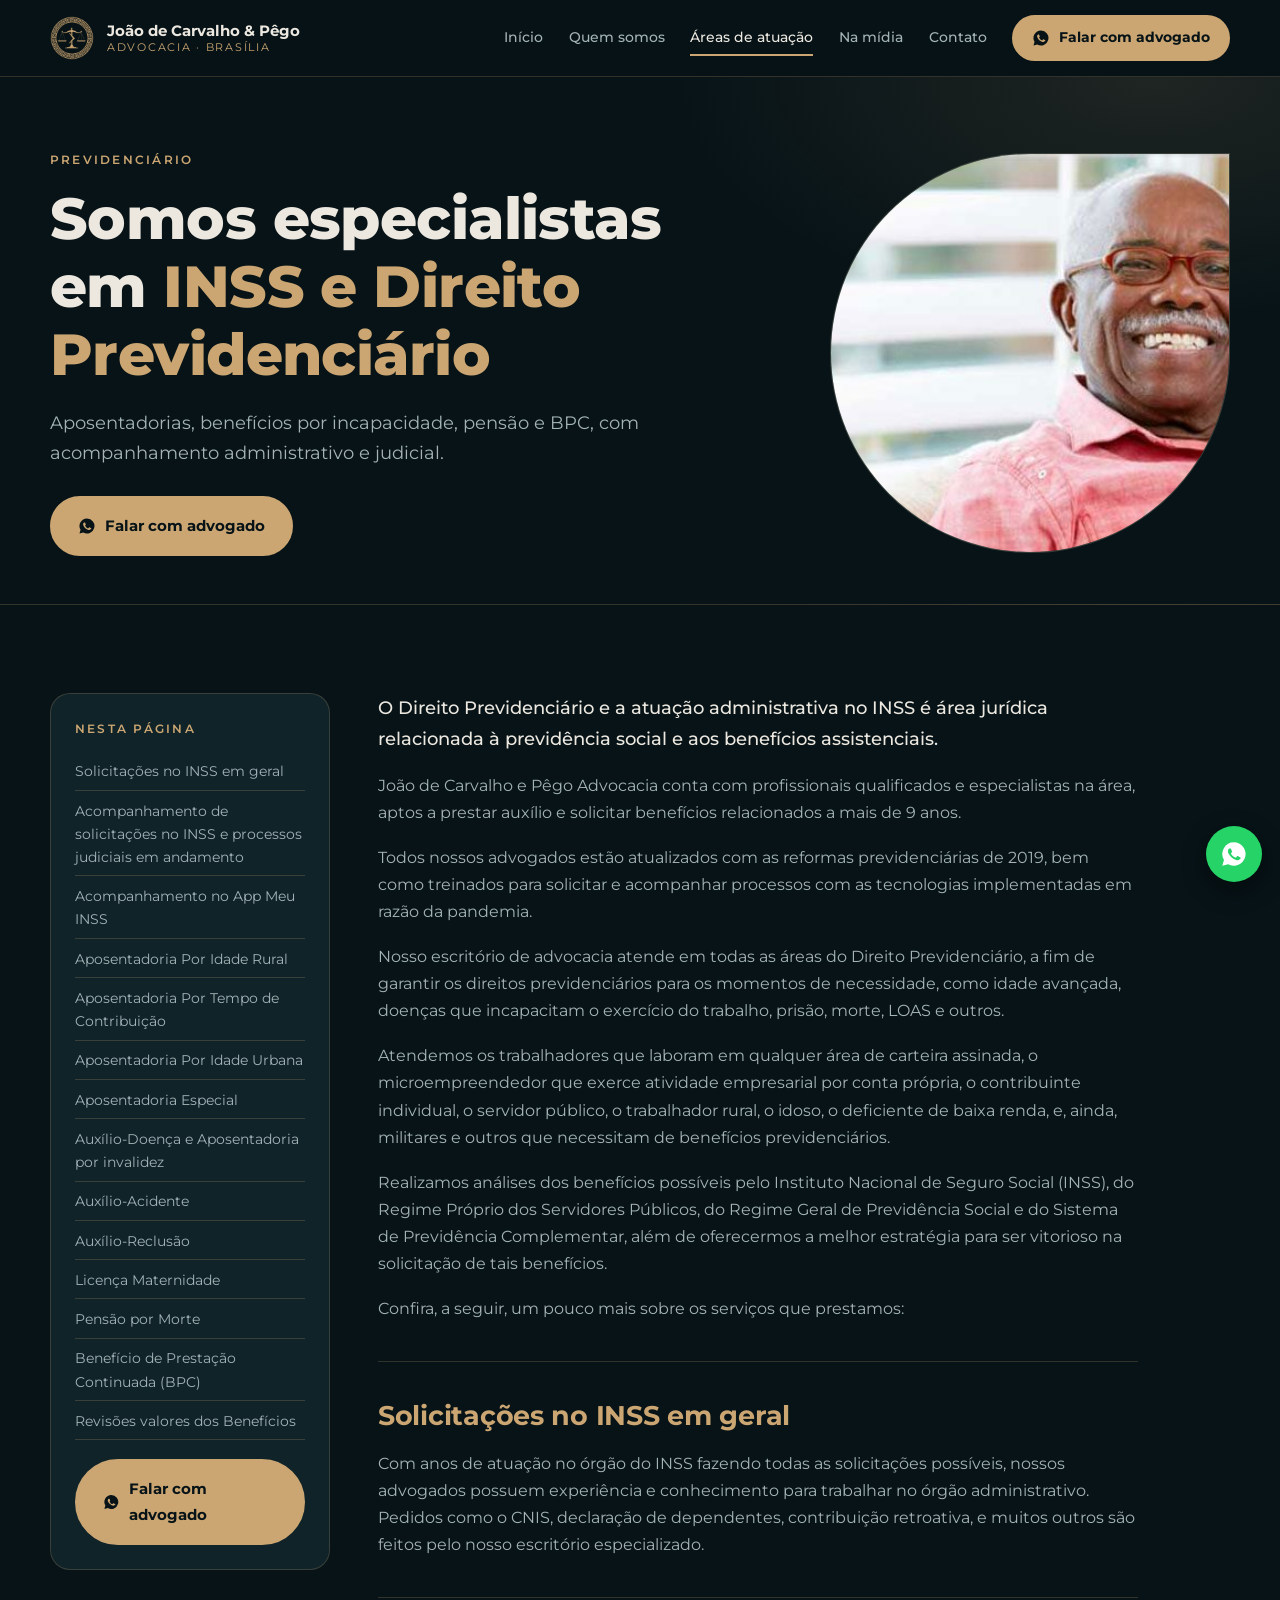
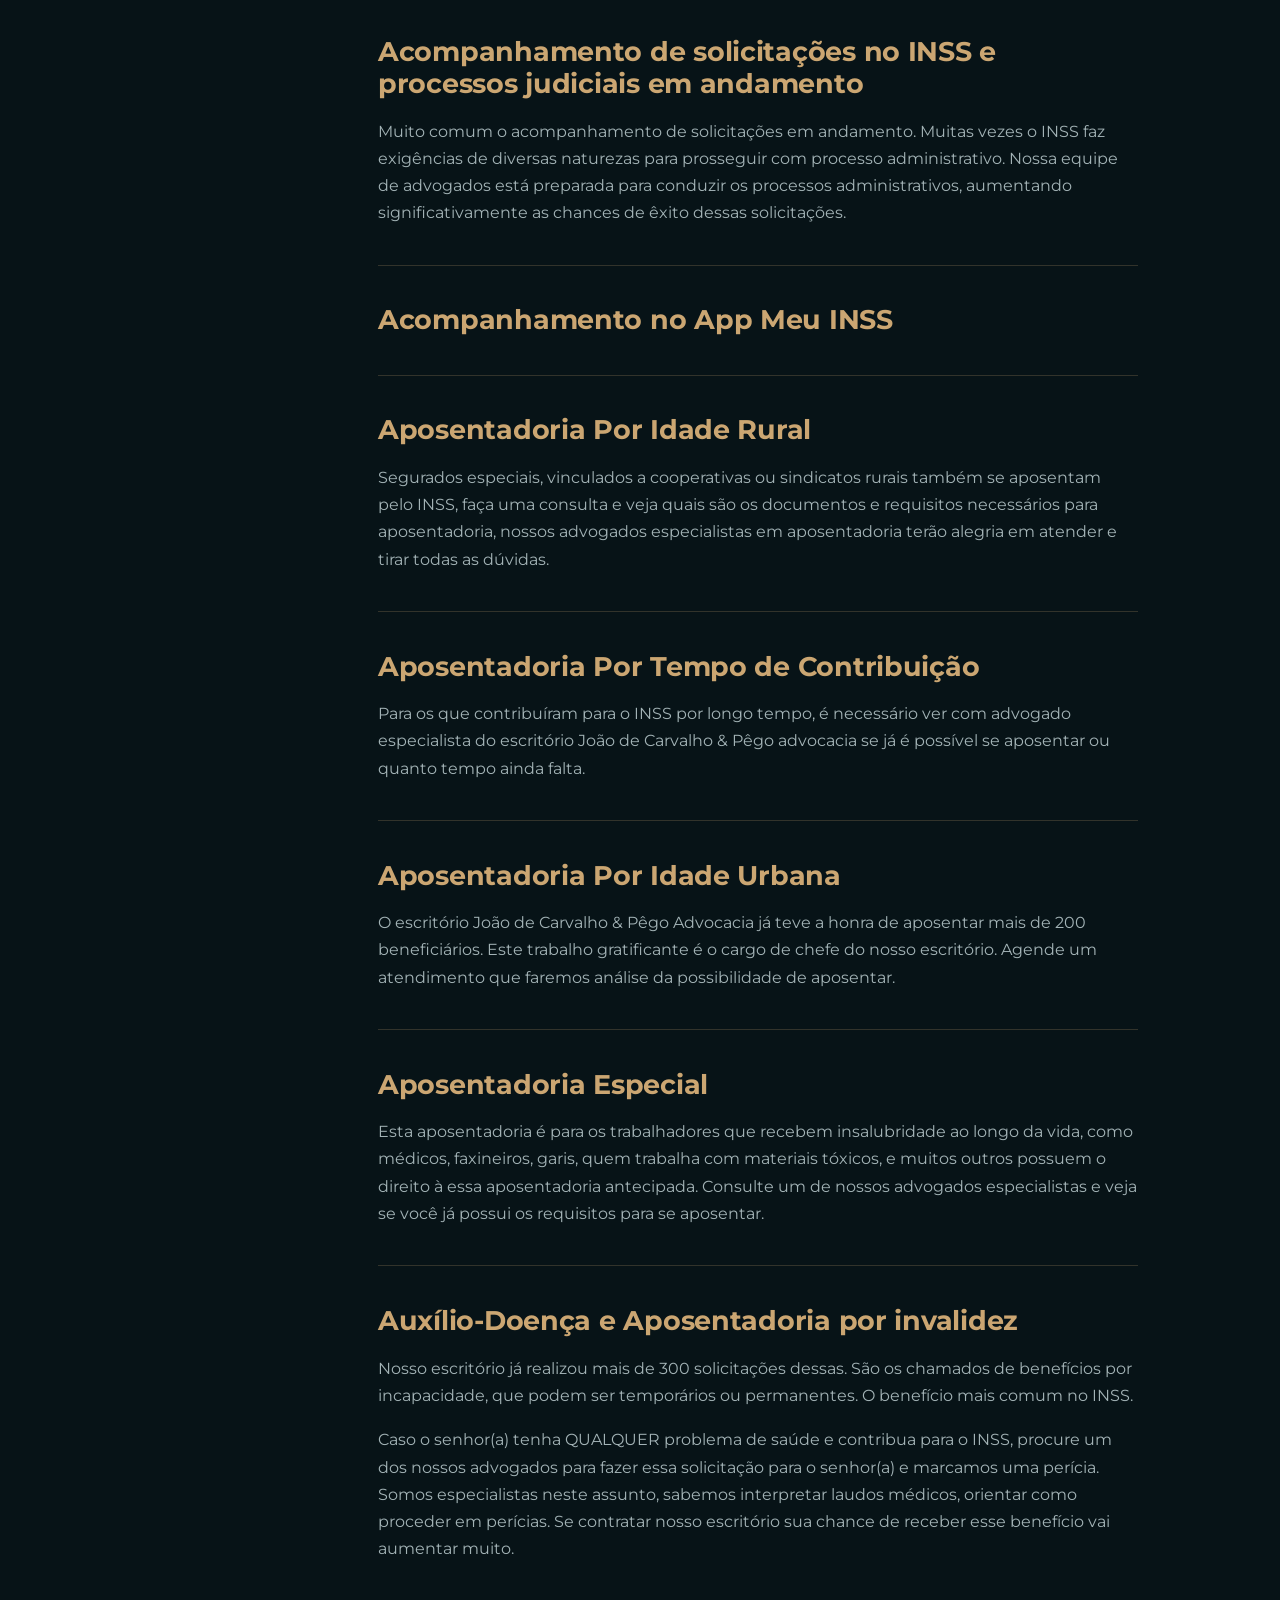
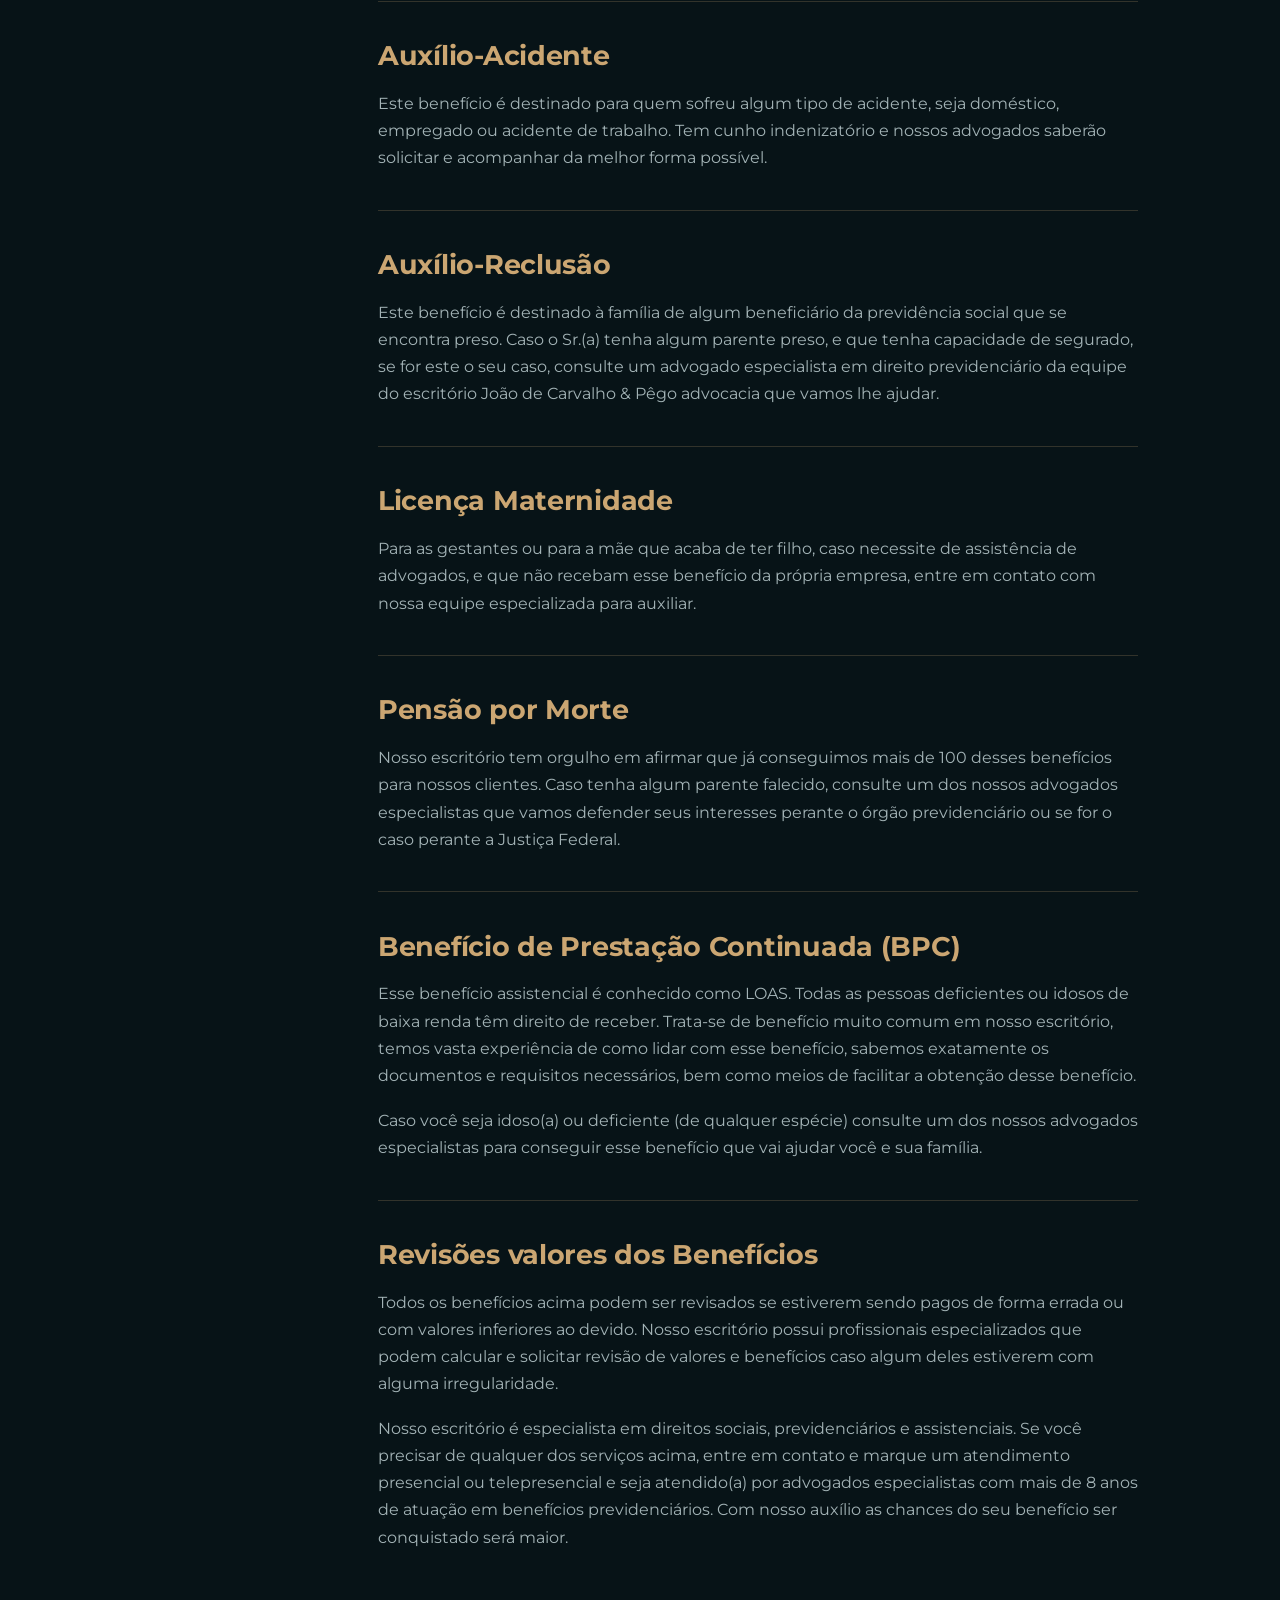
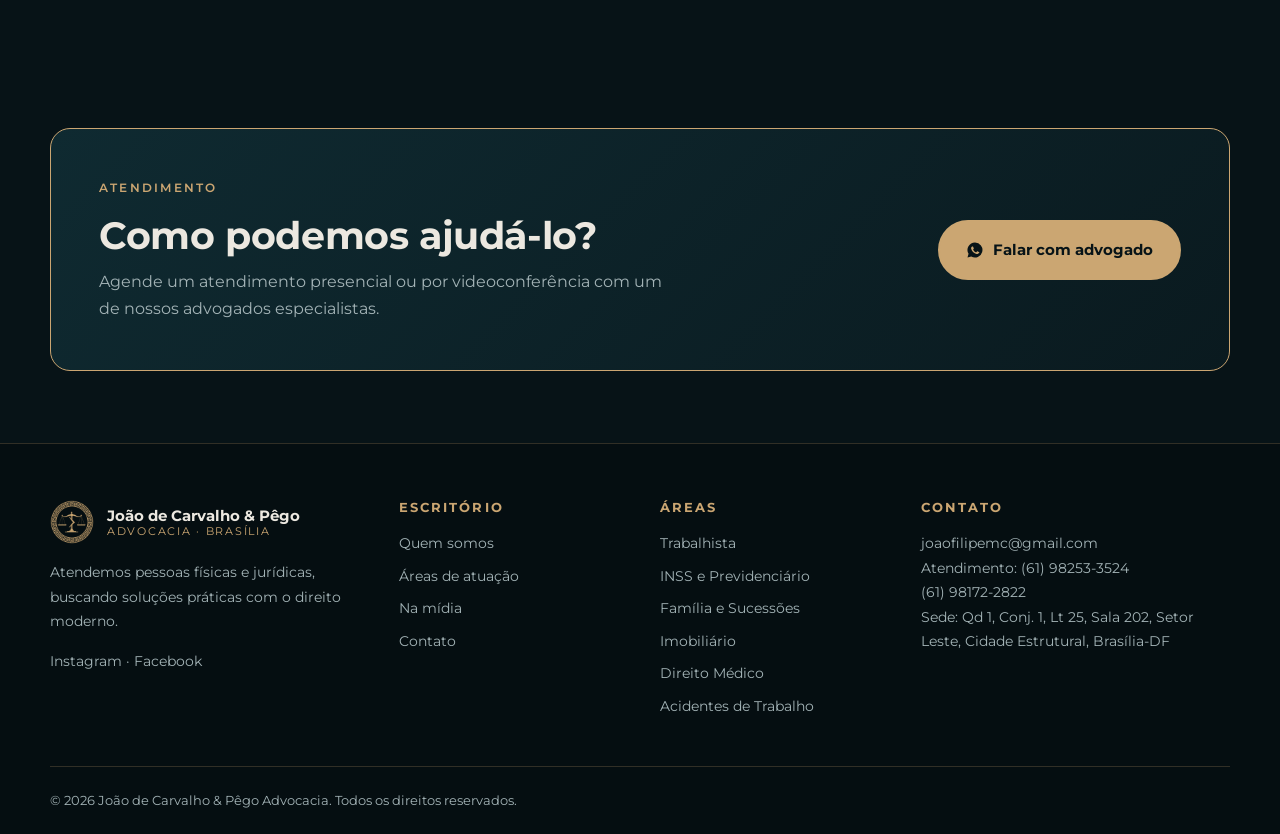
<file: inss.html>
<!doctype html>
<html lang="pt-BR">
<head>
<meta charset="utf-8">
<meta name="viewport" content="width=device-width, initial-scale=1">
<title>Advogado de INSS e Previdenciário em Brasília | João de Carvalho &amp; Pêgo Advocacia</title>
<meta name="description" content="Aposentadorias, benefícios por incapacidade, pensão e BPC, com acompanhamento administrativo e judicial.">
<meta name="theme-color" content="#071317">
<link rel="icon" href="img/marca-dourada.png">
<link rel="preconnect" href="https://fonts.googleapis.com">
<link rel="preconnect" href="https://fonts.gstatic.com" crossorigin>
<link href="https://fonts.googleapis.com/css2?family=Montserrat:wght@400;500;600;700;800&display=swap" rel="stylesheet">
<link rel="stylesheet" href="css/estilo.css">
</head>
<body>
<a class="skip" href="#conteudo">Ir para o conteúdo</a>
<header class="topo">
  <div class="wrap topo__in">
    <a class="marca" href="index.html" aria-label="João de Carvalho &amp; Pêgo Advocacia, página inicial">
      <img src="img/marca-dourada.png" alt="" width="44" height="44">
      <span><strong>João de Carvalho &amp; Pêgo</strong><small>Advocacia · Brasília</small></span>
    </a>
    <button class="menu-btn" aria-expanded="false" aria-controls="menu" aria-label="Abrir menu"><span></span><span></span><span></span></button>
    <nav id="menu" class="menu" aria-label="Principal">
      <a href="index.html">Início</a><a href="quem-somos.html">Quem somos</a><a href="areas-de-atuacao.html" aria-current=page>Áreas de atuação</a><a href="na-midia.html">Na mídia</a><a href="contato.html">Contato</a>
      <a class="btn btn--sm menu__cta" href="https://wa.me/5561982533524?text=Ol%C3%A1!%20Vim%20pelo%20site%20e%20gostaria%20de%20falar%20com%20um%20advogado." target="_blank" rel="noopener"><svg viewBox="0 0 24 24" width="18" height="18" fill="currentColor" aria-hidden="true"><path d="M12 2a10 10 0 0 0-8.6 15.1L2 22l5-1.3A10 10 0 1 0 12 2Zm5.2 14.1c-.2.6-1.2 1.2-1.7 1.2-.4.1-1 .1-1.6-.1-.4-.1-.9-.3-1.5-.6-2.7-1.2-4.4-3.9-4.5-4.1-.1-.2-1.1-1.4-1.1-2.7s.7-1.9.9-2.2c.2-.2.5-.3.7-.3h.5c.2 0 .4 0 .6.5l.8 2c.1.1.1.3 0 .5l-.3.5-.4.4c-.1.2-.3.3-.1.6.2.3.7 1.2 1.5 1.9 1 .9 1.9 1.2 2.2 1.3.3.1.4.1.6-.1l.8-1c.2-.2.3-.2.6-.1l1.9.9c.3.1.5.2.5.3.1.1.1.6-.1 1.2Z"/></svg> Falar com advogado</a>
    </nav>
  </div>
</header>
<main id="conteudo">
<section class="page-hero page-hero--img">
  <div class="wrap page-hero__in">
    <div class="page-hero__txt"><p class="eyebrow">Previdenciário</p><h1>Somos especialistas em <em>INSS e Direito Previdenciário</em></h1><p class="lead">Aposentadorias, benefícios por incapacidade, pensão e BPC, com acompanhamento administrativo e judicial.</p>
    <a class="btn" href="https://wa.me/5561982533524?text=Ol%C3%A1!%20Vim%20pelo%20site%20e%20gostaria%20de%20falar%20com%20um%20advogado." target="_blank" rel="noopener"><svg viewBox="0 0 24 24" width="18" height="18" fill="currentColor" aria-hidden="true"><path d="M12 2a10 10 0 0 0-8.6 15.1L2 22l5-1.3A10 10 0 1 0 12 2Zm5.2 14.1c-.2.6-1.2 1.2-1.7 1.2-.4.1-1 .1-1.6-.1-.4-.1-.9-.3-1.5-.6-2.7-1.2-4.4-3.9-4.5-4.1-.1-.2-1.1-1.4-1.1-2.7s.7-1.9.9-2.2c.2-.2.5-.3.7-.3h.5c.2 0 .4 0 .6.5l.8 2c.1.1.1.3 0 .5l-.3.5-.4.4c-.1.2-.3.3-.1.6.2.3.7 1.2 1.5 1.9 1 .9 1.9 1.2 2.2 1.3.3.1.4.1.6-.1l.8-1c.2-.2.3-.2.6-.1l1.9.9c.3.1.5.2.5.3.1.1.1.6-.1 1.2Z"/></svg> Falar com advogado</a></div>
    <figure class="moldura"><img src="img/inss.jpg" alt="Idoso em atendimento previdenciário" loading="eager"></figure>
  </div>
</section>
<section class="bloco">
  <div class="wrap conteudo">
    <aside class="indice" aria-label="Nesta página"><p class="eyebrow">Nesta página</p><ol><li><a href="#s0">Solicitações no INSS em geral</a></li><li><a href="#s1">Acompanhamento de solicitações no INSS e processos judiciais em andamento</a></li><li><a href="#s2">Acompanhamento no App Meu INSS</a></li><li><a href="#s3">Aposentadoria Por Idade Rural</a></li><li><a href="#s4">Aposentadoria Por Tempo de Contribuição</a></li><li><a href="#s5">Aposentadoria Por Idade Urbana</a></li><li><a href="#s6">Aposentadoria Especial</a></li><li><a href="#s7">Auxílio-Doença e Aposentadoria por invalidez</a></li><li><a href="#s8">Auxílio-Acidente</a></li><li><a href="#s9">Auxílio-Reclusão</a></li><li><a href="#s10">Licença Maternidade</a></li><li><a href="#s11">Pensão por Morte</a></li><li><a href="#s12">Benefício de Prestação Continuada (BPC)</a></li><li><a href="#s13">Revisões valores dos Benefícios</a></li></ol>
      <a class="btn btn--full" href="https://wa.me/5561982533524?text=Ol%C3%A1!%20Vim%20pelo%20site%20e%20gostaria%20de%20informa%C3%A7%C3%B5es%20sobre%20INSS%20e%20Direito%20Previdenci%C3%A1rio." target="_blank" rel="noopener"><svg viewBox="0 0 24 24" width="18" height="18" fill="currentColor" aria-hidden="true"><path d="M12 2a10 10 0 0 0-8.6 15.1L2 22l5-1.3A10 10 0 1 0 12 2Zm5.2 14.1c-.2.6-1.2 1.2-1.7 1.2-.4.1-1 .1-1.6-.1-.4-.1-.9-.3-1.5-.6-2.7-1.2-4.4-3.9-4.5-4.1-.1-.2-1.1-1.4-1.1-2.7s.7-1.9.9-2.2c.2-.2.5-.3.7-.3h.5c.2 0 .4 0 .6.5l.8 2c.1.1.1.3 0 .5l-.3.5-.4.4c-.1.2-.3.3-.1.6.2.3.7 1.2 1.5 1.9 1 .9 1.9 1.2 2.2 1.3.3.1.4.1.6-.1l.8-1c.2-.2.3-.2.6-.1l1.9.9c.3.1.5.2.5.3.1.1.1.6-.1 1.2Z"/></svg> Falar com advogado</a></aside>
    <article class="artigo"><div class="prosa prosa--intro"><p>O Direito Previdenciário e a atuação administrativa no INSS é área jurídica relacionada à previdência social e aos benefícios assistenciais.</p><p>João de Carvalho e Pêgo Advocacia conta com profissionais qualificados e especialistas na área, aptos a prestar auxílio e solicitar benefícios relacionados a mais de 9 anos.</p><p>Todos nossos advogados estão atualizados com as reformas previdenciárias de 2019, bem como treinados para solicitar e acompanhar processos com as tecnologias implementadas em razão da pandemia.</p><p>Nosso escritório de advocacia atende em todas as áreas do Direito Previdenciário, a fim de garantir os direitos previdenciários para os momentos de necessidade, como idade avançada, doenças que incapacitam o exercício do trabalho, prisão, morte, LOAS e outros.</p><p>Atendemos os trabalhadores que laboram em qualquer área de carteira assinada, o microempreendedor que exerce atividade empresarial por conta própria, o contribuinte individual, o servidor público, o trabalhador rural, o idoso, o deficiente de baixa renda, e, ainda, militares e outros que necessitam de benefícios previdenciários.</p><p>Realizamos análises dos benefícios possíveis pelo Instituto Nacional de Seguro Social (INSS), do Regime Próprio dos Servidores Públicos, do Regime Geral de Previdência Social e do Sistema de Previdência Complementar, além de oferecermos a melhor estratégia para ser vitorioso na solicitação de tais benefícios.</p><p>Confira, a seguir, um pouco mais sobre os serviços que prestamos:</p></div><section class="tema" id="s0"><h2>Solicitações no INSS em geral</h2><div class="prosa"><p>Com anos de atuação no órgão do INSS fazendo todas as solicitações possíveis, nossos advogados possuem experiência e conhecimento para trabalhar no órgão administrativo. Pedidos como o CNIS, declaração de dependentes, contribuição retroativa, e muitos outros são feitos pelo nosso escritório especializado.</p></div></section><section class="tema" id="s1"><h2>Acompanhamento de solicitações no INSS e processos judiciais em andamento</h2><div class="prosa"><p>Muito comum o acompanhamento de solicitações em andamento. Muitas vezes o INSS faz exigências de diversas naturezas para prosseguir com processo administrativo. Nossa equipe de advogados está preparada para conduzir os processos administrativos, aumentando significativamente as chances de êxito dessas solicitações.</p></div></section><section class="tema" id="s2"><h2>Acompanhamento no App Meu INSS</h2><div class="prosa"></div></section><section class="tema" id="s3"><h2>Aposentadoria Por Idade Rural</h2><div class="prosa"><p>Segurados especiais, vinculados a cooperativas ou sindicatos rurais também se aposentam pelo INSS, faça uma consulta e veja quais são os documentos e requisitos necessários para aposentadoria, nossos advogados especialistas em aposentadoria terão alegria em atender e tirar todas as dúvidas.</p></div></section><section class="tema" id="s4"><h2>Aposentadoria Por Tempo de Contribuição</h2><div class="prosa"><p>Para os que contribuíram para o INSS por longo tempo, é necessário ver com advogado especialista do escritório João de Carvalho &amp; Pêgo advocacia se já é possível se aposentar ou quanto tempo ainda falta.</p></div></section><section class="tema" id="s5"><h2>Aposentadoria Por Idade Urbana</h2><div class="prosa"><p>O escritório João de Carvalho &amp; Pêgo Advocacia já teve a honra de aposentar mais de 200 beneficiários. Este trabalho gratificante é o cargo de chefe do nosso escritório. Agende um atendimento que faremos análise da possibilidade de aposentar.</p></div></section><section class="tema" id="s6"><h2>Aposentadoria Especial</h2><div class="prosa"><p>Esta aposentadoria é para os trabalhadores que recebem insalubridade ao longo da vida, como médicos, faxineiros, garis, quem trabalha com materiais tóxicos, e muitos outros possuem o direito à essa aposentadoria antecipada. Consulte um de nossos advogados especialistas e veja se você já possui os requisitos para se aposentar.</p></div></section><section class="tema" id="s7"><h2>Auxílio-Doença e Aposentadoria por invalidez</h2><div class="prosa"><p>Nosso escritório já realizou mais de 300 solicitações dessas. São os chamados de benefícios por incapacidade, que podem ser temporários ou permanentes. O benefício mais comum no INSS.</p><p>Caso o senhor(a) tenha QUALQUER problema de saúde e contribua para o INSS, procure um dos nossos advogados para fazer essa solicitação para o senhor(a) e marcamos uma perícia. Somos especialistas neste assunto, sabemos interpretar laudos médicos, orientar como proceder em perícias. Se contratar nosso escritório sua chance de receber esse benefício vai aumentar muito.</p></div></section><section class="tema" id="s8"><h2>Auxílio-Acidente</h2><div class="prosa"><p>Este benefício é destinado para quem sofreu algum tipo de acidente, seja doméstico, empregado ou acidente de trabalho. Tem cunho indenizatório e nossos advogados saberão solicitar e acompanhar da melhor forma possível.</p></div></section><section class="tema" id="s9"><h2>Auxílio-Reclusão</h2><div class="prosa"><p>Este benefício é destinado à família de algum beneficiário da previdência social que se encontra preso. Caso o Sr.(a) tenha algum parente preso, e que tenha capacidade de segurado, se for este o seu caso, consulte um advogado especialista em direito previdenciário da equipe do escritório João de Carvalho &amp; Pêgo advocacia que vamos lhe ajudar.</p></div></section><section class="tema" id="s10"><h2>Licença Maternidade</h2><div class="prosa"><p>Para as gestantes ou para a mãe que acaba de ter filho, caso necessite de assistência de advogados, e que não recebam esse benefício da própria empresa, entre em contato com nossa equipe especializada para auxiliar.</p></div></section><section class="tema" id="s11"><h2>Pensão por Morte</h2><div class="prosa"><p>Nosso escritório tem orgulho em afirmar que já conseguimos mais de 100 desses benefícios para nossos clientes. Caso tenha algum parente falecido, consulte um dos nossos advogados especialistas que vamos defender seus interesses perante o órgão previdenciário ou se for o caso perante a Justiça Federal.</p></div></section><section class="tema" id="s12"><h2>Benefício de Prestação Continuada (BPC)</h2><div class="prosa"><p>Esse benefício assistencial é conhecido como LOAS. Todas as pessoas deficientes ou idosos de baixa renda têm direito de receber. Trata-se de benefício muito comum em nosso escritório, temos vasta experiência de como lidar com esse benefício, sabemos exatamente os documentos e requisitos necessários, bem como meios de facilitar a obtenção desse benefício.</p><p>Caso você seja idoso(a) ou deficiente (de qualquer espécie) consulte um dos nossos advogados especialistas para conseguir esse benefício que vai ajudar você e sua família.</p></div></section><section class="tema" id="s13"><h2>Revisões valores dos Benefícios</h2><div class="prosa"><p>Todos os benefícios acima podem ser revisados se estiverem sendo pagos de forma errada ou com valores inferiores ao devido. Nosso escritório possui profissionais especializados que podem calcular e solicitar revisão de valores e benefícios caso algum deles estiverem com alguma irregularidade.</p><p>Nosso escritório é especialista em direitos sociais, previdenciários e assistenciais. Se você precisar de qualquer dos serviços acima, entre em contato e marque um atendimento presencial ou telepresencial e seja atendido(a) por advogados especialistas com mais de 8 anos de atuação em benefícios previdenciários. Com nosso auxílio as chances do seu benefício ser conquistado será maior.</p></div></section></article>
  </div>
</section>
<section class="faixa">
  <div class="wrap faixa__in">
    <div><p class="eyebrow">Atendimento</p><h2>Como podemos ajudá-lo?</h2><p>Agende um atendimento presencial ou por videoconferência com um de nossos advogados especialistas.</p></div>
    <a class="btn" href="https://wa.me/5561982533524?text=Ol%C3%A1!%20Vim%20pelo%20site%20e%20gostaria%20de%20informa%C3%A7%C3%B5es%20sobre%20INSS%20e%20Direito%20Previdenci%C3%A1rio." target="_blank" rel="noopener"><svg viewBox="0 0 24 24" width="18" height="18" fill="currentColor" aria-hidden="true"><path d="M12 2a10 10 0 0 0-8.6 15.1L2 22l5-1.3A10 10 0 1 0 12 2Zm5.2 14.1c-.2.6-1.2 1.2-1.7 1.2-.4.1-1 .1-1.6-.1-.4-.1-.9-.3-1.5-.6-2.7-1.2-4.4-3.9-4.5-4.1-.1-.2-1.1-1.4-1.1-2.7s.7-1.9.9-2.2c.2-.2.5-.3.7-.3h.5c.2 0 .4 0 .6.5l.8 2c.1.1.1.3 0 .5l-.3.5-.4.4c-.1.2-.3.3-.1.6.2.3.7 1.2 1.5 1.9 1 .9 1.9 1.2 2.2 1.3.3.1.4.1.6-.1l.8-1c.2-.2.3-.2.6-.1l1.9.9c.3.1.5.2.5.3.1.1.1.6-.1 1.2Z"/></svg> Falar com advogado</a>
  </div>
</section>
</main>
<footer class="rodape">
  <div class="wrap rodape__grid">
    <div>
      <a class="marca" href="index.html"><img src="img/marca-dourada.png" alt="" width="44" height="44"><span><strong>João de Carvalho &amp; Pêgo</strong><small>Advocacia · Brasília</small></span></a>
      <p class="rodape__txt">Atendemos pessoas físicas e jurídicas, buscando soluções práticas com o direito moderno.</p>
      <p class="redes"><a href="https://www.instagram.com/joaocarvalho.adv/" target="_blank" rel="noopener">Instagram</a> · <a href="https://www.facebook.com/jcp.adv.br" target="_blank" rel="noopener">Facebook</a></p>
    </div>
    <div>
      <h3>Escritório</h3>
      <ul class="links">
        <li><a href="quem-somos.html">Quem somos</a></li>
        <li><a href="areas-de-atuacao.html">Áreas de atuação</a></li>
        <li><a href="na-midia.html">Na mídia</a></li>
        <li><a href="contato.html">Contato</a></li>
      </ul>
    </div>
    <div>
      <h3>Áreas</h3>
      <ul class="links">
        <li><a href="trabalhista.html">Trabalhista</a></li>
        <li><a href="inss.html">INSS e Previdenciário</a></li>
        <li><a href="familia-e-sucessoes.html">Família e Sucessões</a></li>
        <li><a href="imobiliario.html">Imobiliário</a></li>
        <li><a href="direito-medico.html">Direito Médico</a></li>
        <li><a href="acidentes-de-trabalho.html">Acidentes de Trabalho</a></li>
      </ul>
    </div>
    <div>
      <h3>Contato</h3>
      <p class="rodape__txt"><a href="mailto:joaofilipemc@gmail.com">joaofilipemc@gmail.com</a><br>
      Atendimento: <a href="https://wa.me/5561982533524?text=Ol%C3%A1!%20Vim%20pelo%20site%20e%20gostaria%20de%20falar%20com%20um%20advogado." target="_blank" rel="noopener">(61) 98253-3524</a><br>
      (61) 98172-2822<br>
      Sede: Qd 1, Conj. 1, Lt 25, Sala 202, Setor Leste, Cidade Estrutural, Brasília-DF</p>
    </div>
  </div>
  <div class="wrap rodape__fim"><p>© 2026 João de Carvalho &amp; Pêgo Advocacia. Todos os direitos reservados.</p></div>
</footer>
<a class="flutuante" href="https://wa.me/5561982533524?text=Ol%C3%A1!%20Vim%20pelo%20site%20e%20gostaria%20de%20falar%20com%20um%20advogado." target="_blank" rel="noopener" aria-label="Falar pelo WhatsApp"><svg viewBox="0 0 24 24" width="18" height="18" fill="currentColor" aria-hidden="true"><path d="M12 2a10 10 0 0 0-8.6 15.1L2 22l5-1.3A10 10 0 1 0 12 2Zm5.2 14.1c-.2.6-1.2 1.2-1.7 1.2-.4.1-1 .1-1.6-.1-.4-.1-.9-.3-1.5-.6-2.7-1.2-4.4-3.9-4.5-4.1-.1-.2-1.1-1.4-1.1-2.7s.7-1.9.9-2.2c.2-.2.5-.3.7-.3h.5c.2 0 .4 0 .6.5l.8 2c.1.1.1.3 0 .5l-.3.5-.4.4c-.1.2-.3.3-.1.6.2.3.7 1.2 1.5 1.9 1 .9 1.9 1.2 2.2 1.3.3.1.4.1.6-.1l.8-1c.2-.2.3-.2.6-.1l1.9.9c.3.1.5.2.5.3.1.1.1.6-.1 1.2Z"/></svg></a>
<script src="js/site.js"></script>
</body>
</html>
</file>
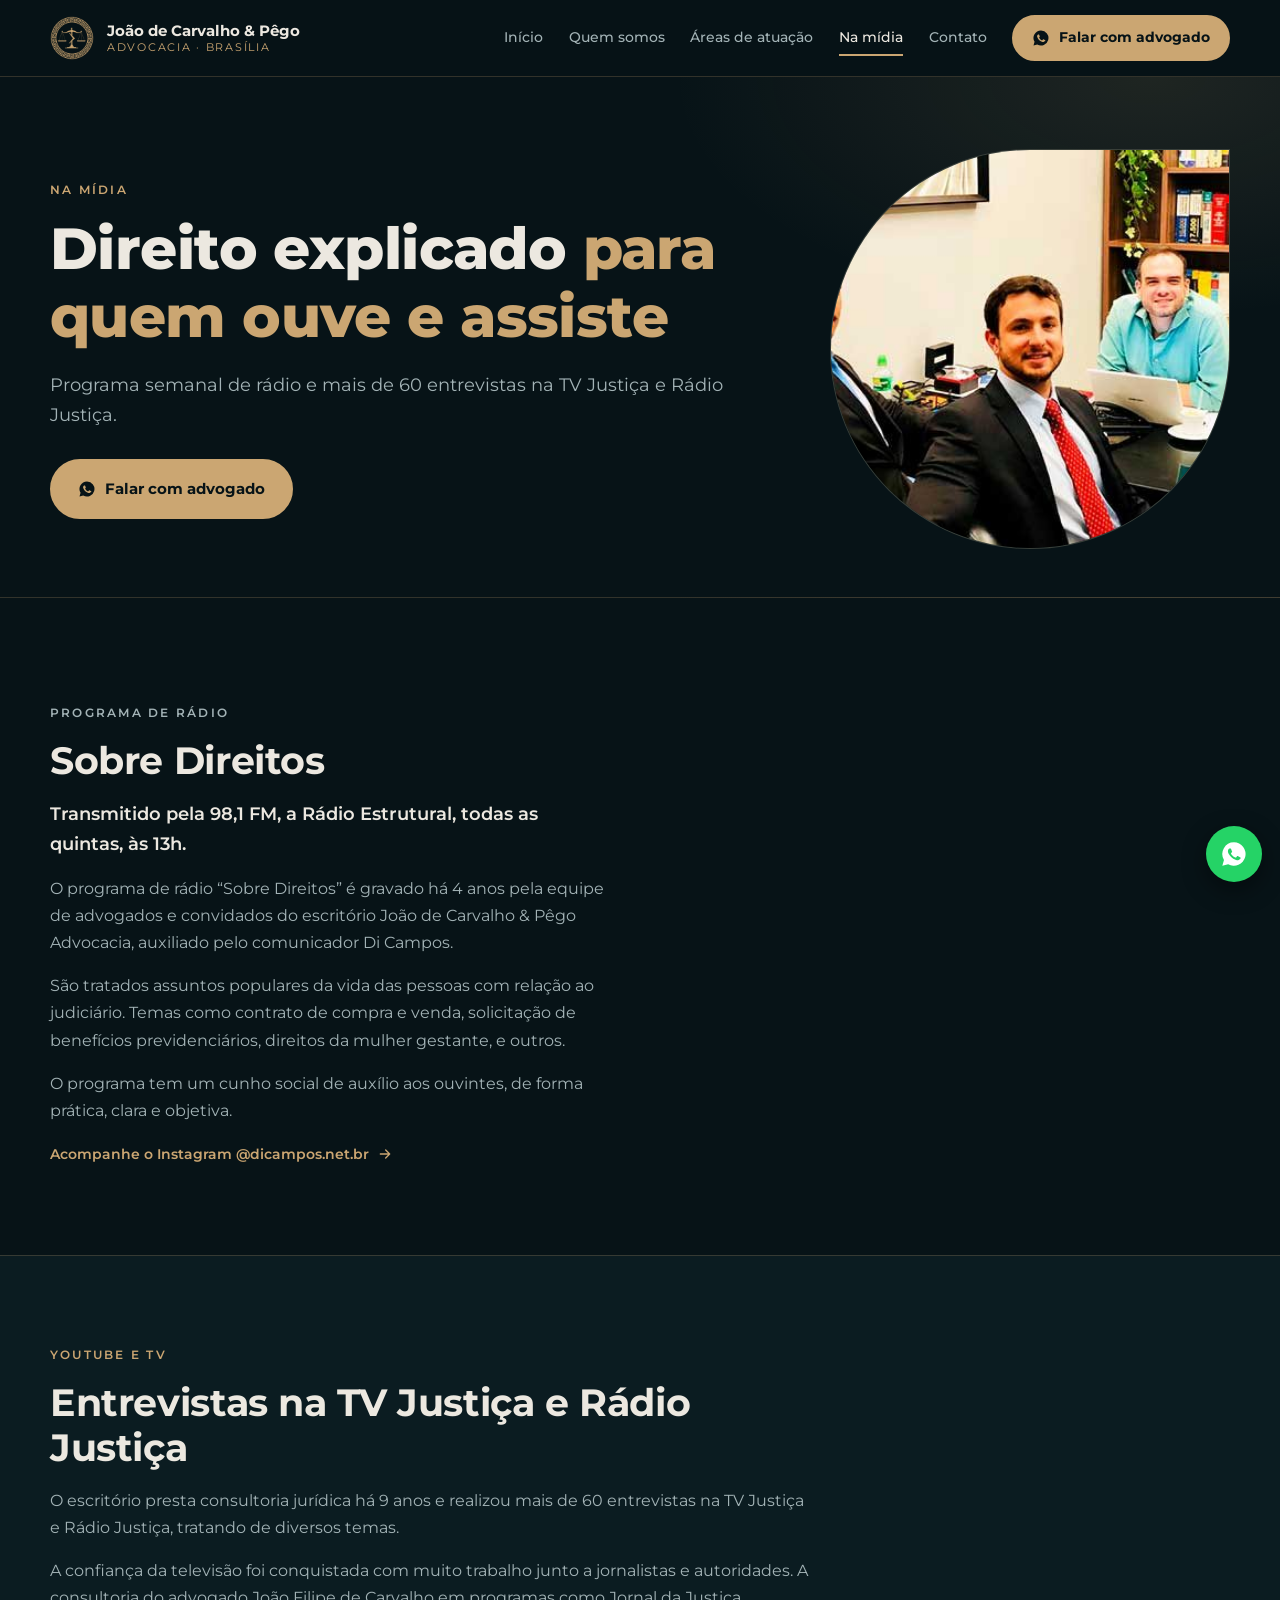
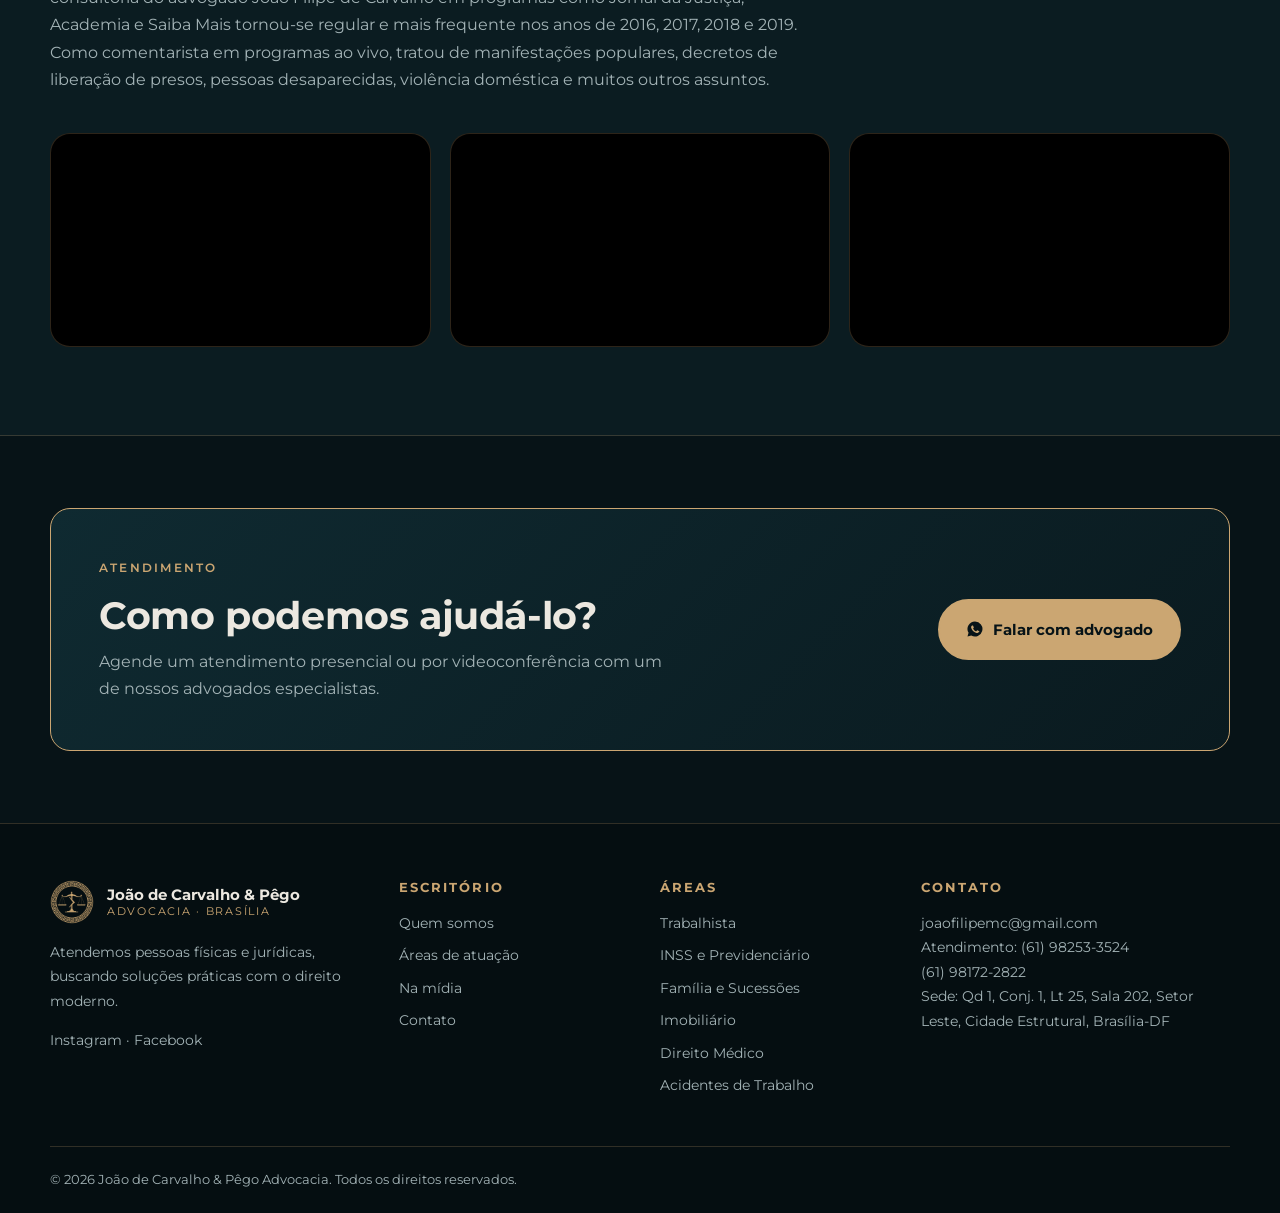
<file: na-midia.html>
<!doctype html>
<html lang="pt-BR">
<head>
<meta charset="utf-8">
<meta name="viewport" content="width=device-width, initial-scale=1">
<title>Na mídia: Rádio e TV Justiça | João de Carvalho &amp; Pêgo Advocacia</title>
<meta name="description" content="Programa de rádio Sobre Direitos na 98,1 FM e mais de 60 entrevistas na TV Justiça e Rádio Justiça.">
<meta name="theme-color" content="#071317">
<link rel="icon" href="img/marca-dourada.png">
<link rel="preconnect" href="https://fonts.googleapis.com">
<link rel="preconnect" href="https://fonts.gstatic.com" crossorigin>
<link href="https://fonts.googleapis.com/css2?family=Montserrat:wght@400;500;600;700;800&display=swap" rel="stylesheet">
<link rel="stylesheet" href="css/estilo.css">
</head>
<body>
<a class="skip" href="#conteudo">Ir para o conteúdo</a>
<header class="topo">
  <div class="wrap topo__in">
    <a class="marca" href="index.html" aria-label="João de Carvalho &amp; Pêgo Advocacia, página inicial">
      <img src="img/marca-dourada.png" alt="" width="44" height="44">
      <span><strong>João de Carvalho &amp; Pêgo</strong><small>Advocacia · Brasília</small></span>
    </a>
    <button class="menu-btn" aria-expanded="false" aria-controls="menu" aria-label="Abrir menu"><span></span><span></span><span></span></button>
    <nav id="menu" class="menu" aria-label="Principal">
      <a href="index.html">Início</a><a href="quem-somos.html">Quem somos</a><a href="areas-de-atuacao.html">Áreas de atuação</a><a href="na-midia.html" aria-current=page>Na mídia</a><a href="contato.html">Contato</a>
      <a class="btn btn--sm menu__cta" href="https://wa.me/5561982533524?text=Ol%C3%A1!%20Vim%20pelo%20site%20e%20gostaria%20de%20falar%20com%20um%20advogado." target="_blank" rel="noopener"><svg viewBox="0 0 24 24" width="18" height="18" fill="currentColor" aria-hidden="true"><path d="M12 2a10 10 0 0 0-8.6 15.1L2 22l5-1.3A10 10 0 1 0 12 2Zm5.2 14.1c-.2.6-1.2 1.2-1.7 1.2-.4.1-1 .1-1.6-.1-.4-.1-.9-.3-1.5-.6-2.7-1.2-4.4-3.9-4.5-4.1-.1-.2-1.1-1.4-1.1-2.7s.7-1.9.9-2.2c.2-.2.5-.3.7-.3h.5c.2 0 .4 0 .6.5l.8 2c.1.1.1.3 0 .5l-.3.5-.4.4c-.1.2-.3.3-.1.6.2.3.7 1.2 1.5 1.9 1 .9 1.9 1.2 2.2 1.3.3.1.4.1.6-.1l.8-1c.2-.2.3-.2.6-.1l1.9.9c.3.1.5.2.5.3.1.1.1.6-.1 1.2Z"/></svg> Falar com advogado</a>
    </nav>
  </div>
</header>
<main id="conteudo">
<section class="page-hero page-hero--img">
  <div class="wrap page-hero__in">
    <div class="page-hero__txt"><p class="eyebrow">Na mídia</p><h1>Direito explicado <em>para quem ouve e assiste</em></h1><p class="lead">Programa semanal de rádio e mais de 60 entrevistas na TV Justiça e Rádio Justiça.</p>
    <a class="btn" href="https://wa.me/5561982533524?text=Ol%C3%A1!%20Vim%20pelo%20site%20e%20gostaria%20de%20falar%20com%20um%20advogado." target="_blank" rel="noopener"><svg viewBox="0 0 24 24" width="18" height="18" fill="currentColor" aria-hidden="true"><path d="M12 2a10 10 0 0 0-8.6 15.1L2 22l5-1.3A10 10 0 1 0 12 2Zm5.2 14.1c-.2.6-1.2 1.2-1.7 1.2-.4.1-1 .1-1.6-.1-.4-.1-.9-.3-1.5-.6-2.7-1.2-4.4-3.9-4.5-4.1-.1-.2-1.1-1.4-1.1-2.7s.7-1.9.9-2.2c.2-.2.5-.3.7-.3h.5c.2 0 .4 0 .6.5l.8 2c.1.1.1.3 0 .5l-.3.5-.4.4c-.1.2-.3.3-.1.6.2.3.7 1.2 1.5 1.9 1 .9 1.9 1.2 2.2 1.3.3.1.4.1.6-.1l.8-1c.2-.2.3-.2.6-.1l1.9.9c.3.1.5.2.5.3.1.1.1.6-.1 1.2Z"/></svg> Falar com advogado</a></div>
    <figure class="moldura"><img src="img/radio.jpg" alt="Gravação do programa de rádio" loading="eager"></figure>
  </div>
</section>
<section class="bloco"><div class="wrap duas">
  <article class="texto-img"><p class="eyebrow">Programa de rádio</p><h2>Sobre Direitos</h2>
  <p class="destaque">Transmitido pela 98,1 FM, a Rádio Estrutural, todas as quintas, às 13h.</p>
  <p>O programa de rádio “Sobre Direitos” é gravado há 4 anos pela equipe de advogados e convidados do escritório João de Carvalho &amp; Pêgo Advocacia, auxiliado pelo comunicador Di Campos.</p>
  <p>São tratados assuntos populares da vida das pessoas com relação ao judiciário. Temas como contrato de compra e venda, solicitação de benefícios previdenciários, direitos da mulher gestante, e outros.</p>
  <p>O programa tem um cunho social de auxílio aos ouvintes, de forma prática, clara e objetiva.</p>
  <p><a class="seta" href="https://www.instagram.com/dicampos.net.br" target="_blank" rel="noopener">Acompanhe o Instagram @dicampos.net.br <svg viewBox="0 0 24 24" width="16" height="16" fill="none" stroke="currentColor" stroke-width="2" stroke-linecap="round" stroke-linejoin="round" aria-hidden="true"><path d="M5 12h14M13 6l6 6-6 6"/></svg></a></p></article>
</div></section>
<section class="bloco bloco--alt"><div class="wrap">
  <div class="cab"><p class="eyebrow">YouTube e TV</p><h2>Entrevistas na TV Justiça e Rádio Justiça</h2>
  <p>O escritório presta consultoria jurídica há 9 anos e realizou mais de 60 entrevistas na TV Justiça e Rádio Justiça, tratando de diversos temas.</p>
  <p>A confiança da televisão foi conquistada com muito trabalho junto a jornalistas e autoridades. A consultoria do advogado João Filipe de Carvalho em programas como Jornal da Justiça, Academia e Saiba Mais tornou-se regular e mais frequente nos anos de 2016, 2017, 2018 e 2019. Como comentarista em programas ao vivo, tratou de manifestações populares, decretos de liberação de presos, pessoas desaparecidas, violência doméstica e muitos outros assuntos.</p></div>
  <div class="videos"><div class="video"><iframe src="https://www.youtube-nocookie.com/embed/Xokl5QfIigA?start=45" title="Entrevista na TV Justiça" loading="lazy" allowfullscreen referrerpolicy="strict-origin-when-cross-origin"></iframe></div><div class="video"><iframe src="https://www.youtube-nocookie.com/embed/nzpkoWxe_VA" title="Entrevista na TV Justiça" loading="lazy" allowfullscreen referrerpolicy="strict-origin-when-cross-origin"></iframe></div><div class="video"><iframe src="https://www.youtube-nocookie.com/embed/xPwW2De1Vt0" title="Entrevista na TV Justiça" loading="lazy" allowfullscreen referrerpolicy="strict-origin-when-cross-origin"></iframe></div></div>
</div></section>
<section class="faixa">
  <div class="wrap faixa__in">
    <div><p class="eyebrow">Atendimento</p><h2>Como podemos ajudá-lo?</h2><p>Agende um atendimento presencial ou por videoconferência com um de nossos advogados especialistas.</p></div>
    <a class="btn" href="https://wa.me/5561982533524?text=Ol%C3%A1!%20Vim%20pelo%20site%20e%20gostaria%20de%20falar%20com%20um%20advogado." target="_blank" rel="noopener"><svg viewBox="0 0 24 24" width="18" height="18" fill="currentColor" aria-hidden="true"><path d="M12 2a10 10 0 0 0-8.6 15.1L2 22l5-1.3A10 10 0 1 0 12 2Zm5.2 14.1c-.2.6-1.2 1.2-1.7 1.2-.4.1-1 .1-1.6-.1-.4-.1-.9-.3-1.5-.6-2.7-1.2-4.4-3.9-4.5-4.1-.1-.2-1.1-1.4-1.1-2.7s.7-1.9.9-2.2c.2-.2.5-.3.7-.3h.5c.2 0 .4 0 .6.5l.8 2c.1.1.1.3 0 .5l-.3.5-.4.4c-.1.2-.3.3-.1.6.2.3.7 1.2 1.5 1.9 1 .9 1.9 1.2 2.2 1.3.3.1.4.1.6-.1l.8-1c.2-.2.3-.2.6-.1l1.9.9c.3.1.5.2.5.3.1.1.1.6-.1 1.2Z"/></svg> Falar com advogado</a>
  </div>
</section>
</main>
<footer class="rodape">
  <div class="wrap rodape__grid">
    <div>
      <a class="marca" href="index.html"><img src="img/marca-dourada.png" alt="" width="44" height="44"><span><strong>João de Carvalho &amp; Pêgo</strong><small>Advocacia · Brasília</small></span></a>
      <p class="rodape__txt">Atendemos pessoas físicas e jurídicas, buscando soluções práticas com o direito moderno.</p>
      <p class="redes"><a href="https://www.instagram.com/joaocarvalho.adv/" target="_blank" rel="noopener">Instagram</a> · <a href="https://www.facebook.com/jcp.adv.br" target="_blank" rel="noopener">Facebook</a></p>
    </div>
    <div>
      <h3>Escritório</h3>
      <ul class="links">
        <li><a href="quem-somos.html">Quem somos</a></li>
        <li><a href="areas-de-atuacao.html">Áreas de atuação</a></li>
        <li><a href="na-midia.html">Na mídia</a></li>
        <li><a href="contato.html">Contato</a></li>
      </ul>
    </div>
    <div>
      <h3>Áreas</h3>
      <ul class="links">
        <li><a href="trabalhista.html">Trabalhista</a></li>
        <li><a href="inss.html">INSS e Previdenciário</a></li>
        <li><a href="familia-e-sucessoes.html">Família e Sucessões</a></li>
        <li><a href="imobiliario.html">Imobiliário</a></li>
        <li><a href="direito-medico.html">Direito Médico</a></li>
        <li><a href="acidentes-de-trabalho.html">Acidentes de Trabalho</a></li>
      </ul>
    </div>
    <div>
      <h3>Contato</h3>
      <p class="rodape__txt"><a href="mailto:joaofilipemc@gmail.com">joaofilipemc@gmail.com</a><br>
      Atendimento: <a href="https://wa.me/5561982533524?text=Ol%C3%A1!%20Vim%20pelo%20site%20e%20gostaria%20de%20falar%20com%20um%20advogado." target="_blank" rel="noopener">(61) 98253-3524</a><br>
      (61) 98172-2822<br>
      Sede: Qd 1, Conj. 1, Lt 25, Sala 202, Setor Leste, Cidade Estrutural, Brasília-DF</p>
    </div>
  </div>
  <div class="wrap rodape__fim"><p>© 2026 João de Carvalho &amp; Pêgo Advocacia. Todos os direitos reservados.</p></div>
</footer>
<a class="flutuante" href="https://wa.me/5561982533524?text=Ol%C3%A1!%20Vim%20pelo%20site%20e%20gostaria%20de%20falar%20com%20um%20advogado." target="_blank" rel="noopener" aria-label="Falar pelo WhatsApp"><svg viewBox="0 0 24 24" width="18" height="18" fill="currentColor" aria-hidden="true"><path d="M12 2a10 10 0 0 0-8.6 15.1L2 22l5-1.3A10 10 0 1 0 12 2Zm5.2 14.1c-.2.6-1.2 1.2-1.7 1.2-.4.1-1 .1-1.6-.1-.4-.1-.9-.3-1.5-.6-2.7-1.2-4.4-3.9-4.5-4.1-.1-.2-1.1-1.4-1.1-2.7s.7-1.9.9-2.2c.2-.2.5-.3.7-.3h.5c.2 0 .4 0 .6.5l.8 2c.1.1.1.3 0 .5l-.3.5-.4.4c-.1.2-.3.3-.1.6.2.3.7 1.2 1.5 1.9 1 .9 1.9 1.2 2.2 1.3.3.1.4.1.6-.1l.8-1c.2-.2.3-.2.6-.1l1.9.9c.3.1.5.2.5.3.1.1.1.6-.1 1.2Z"/></svg></a>
<script src="js/site.js"></script>
</body>
</html>
</file>
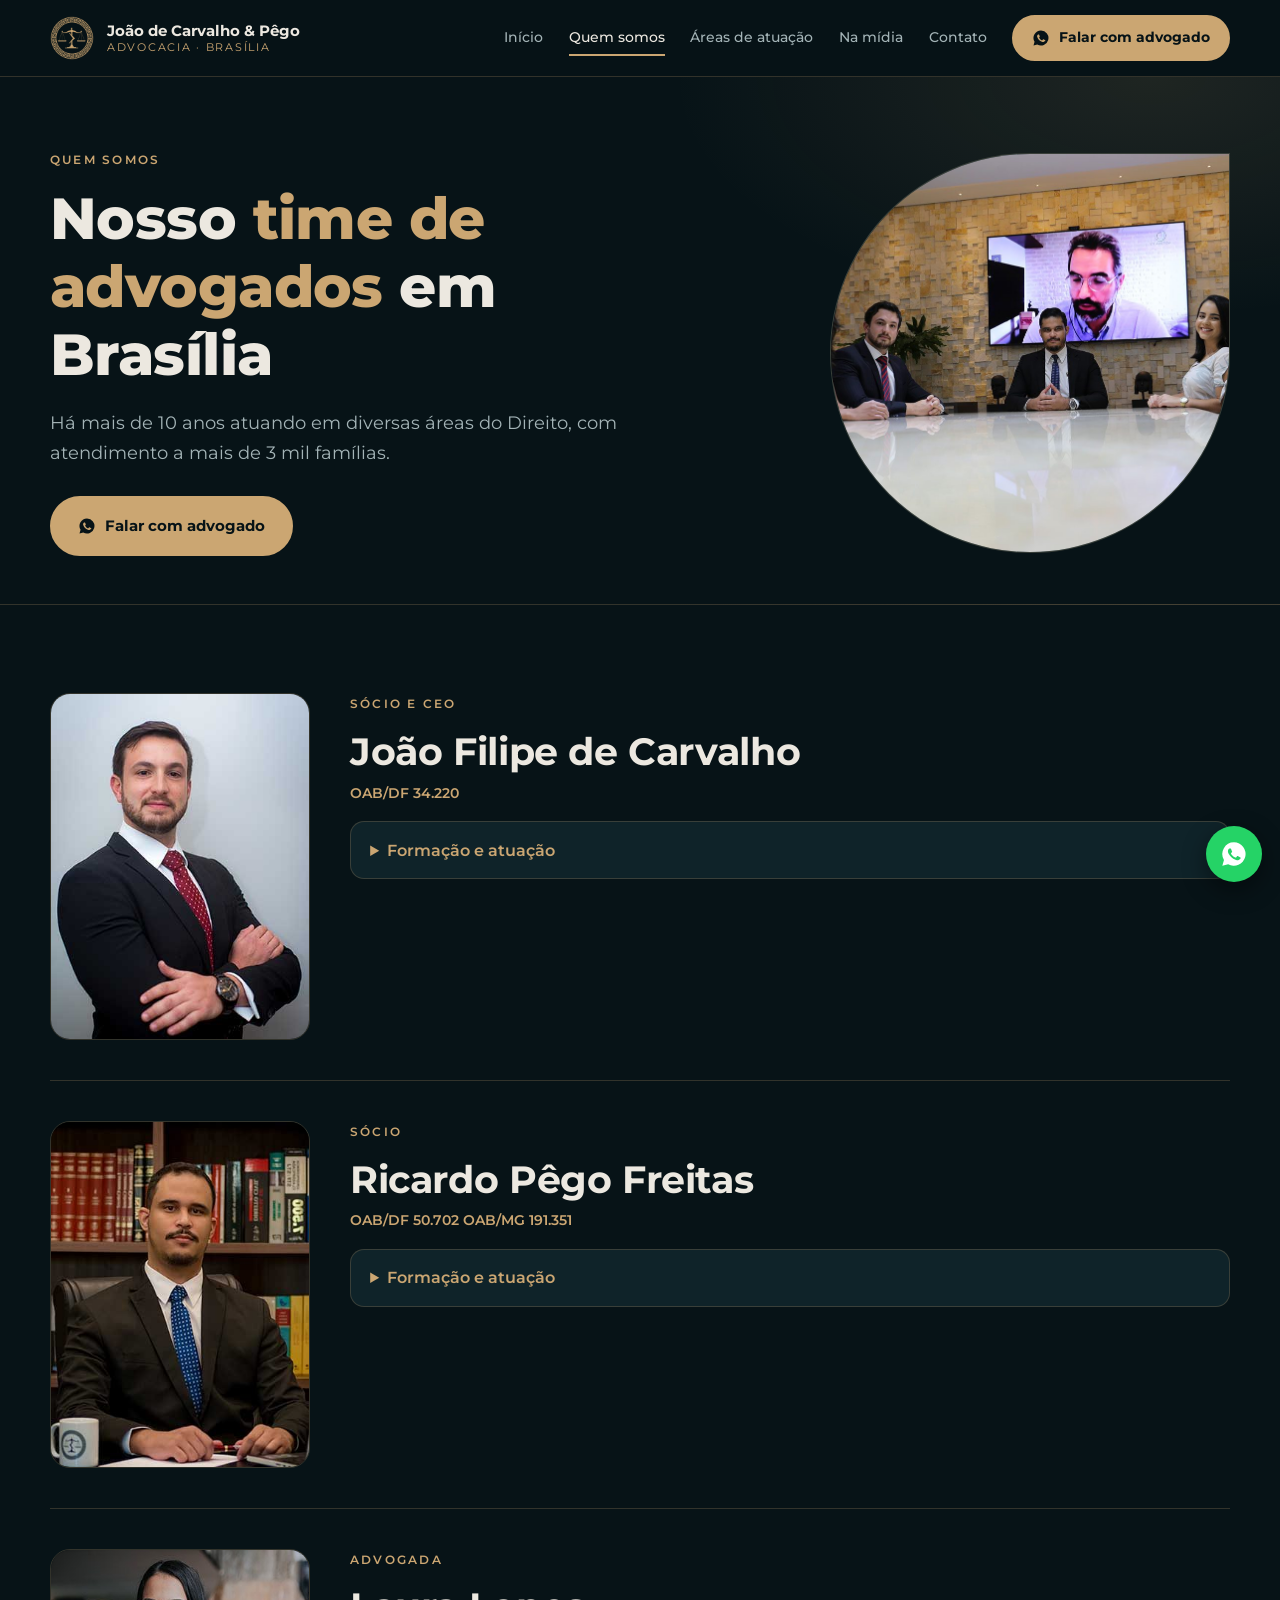
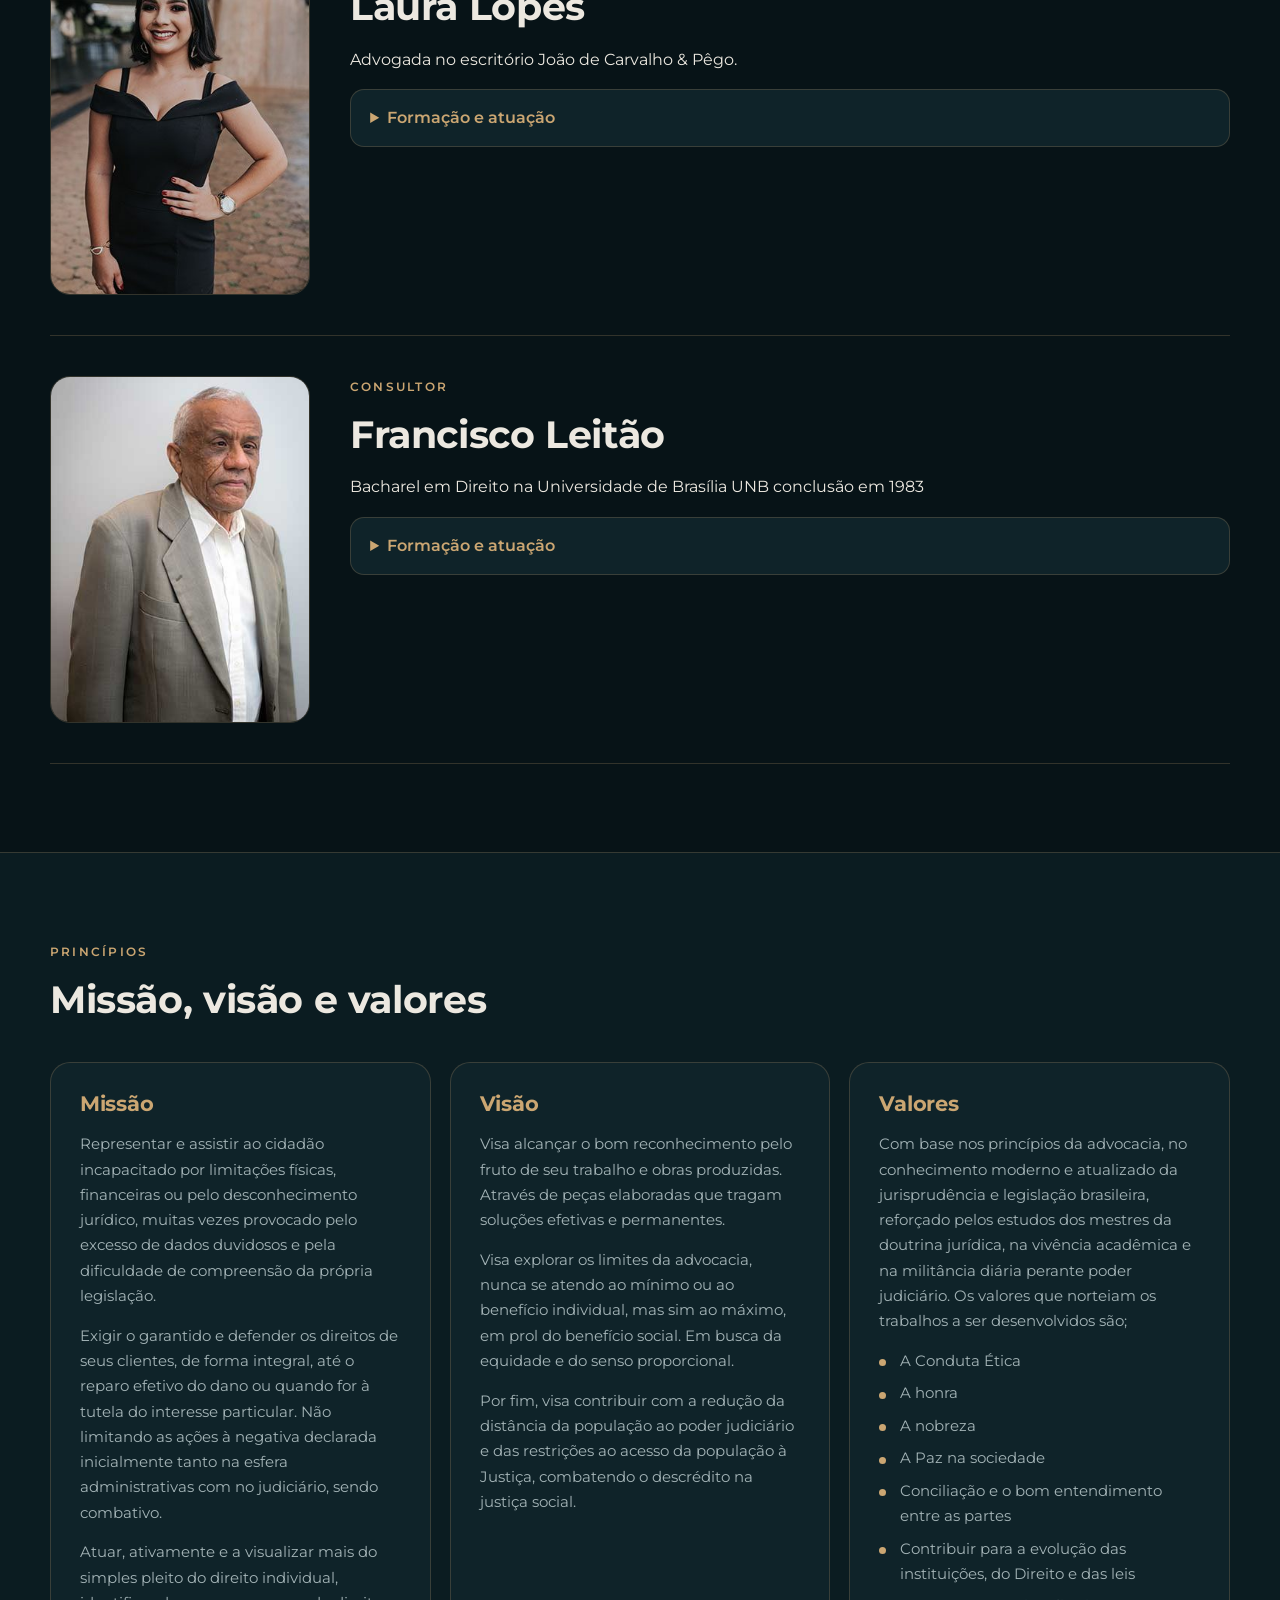
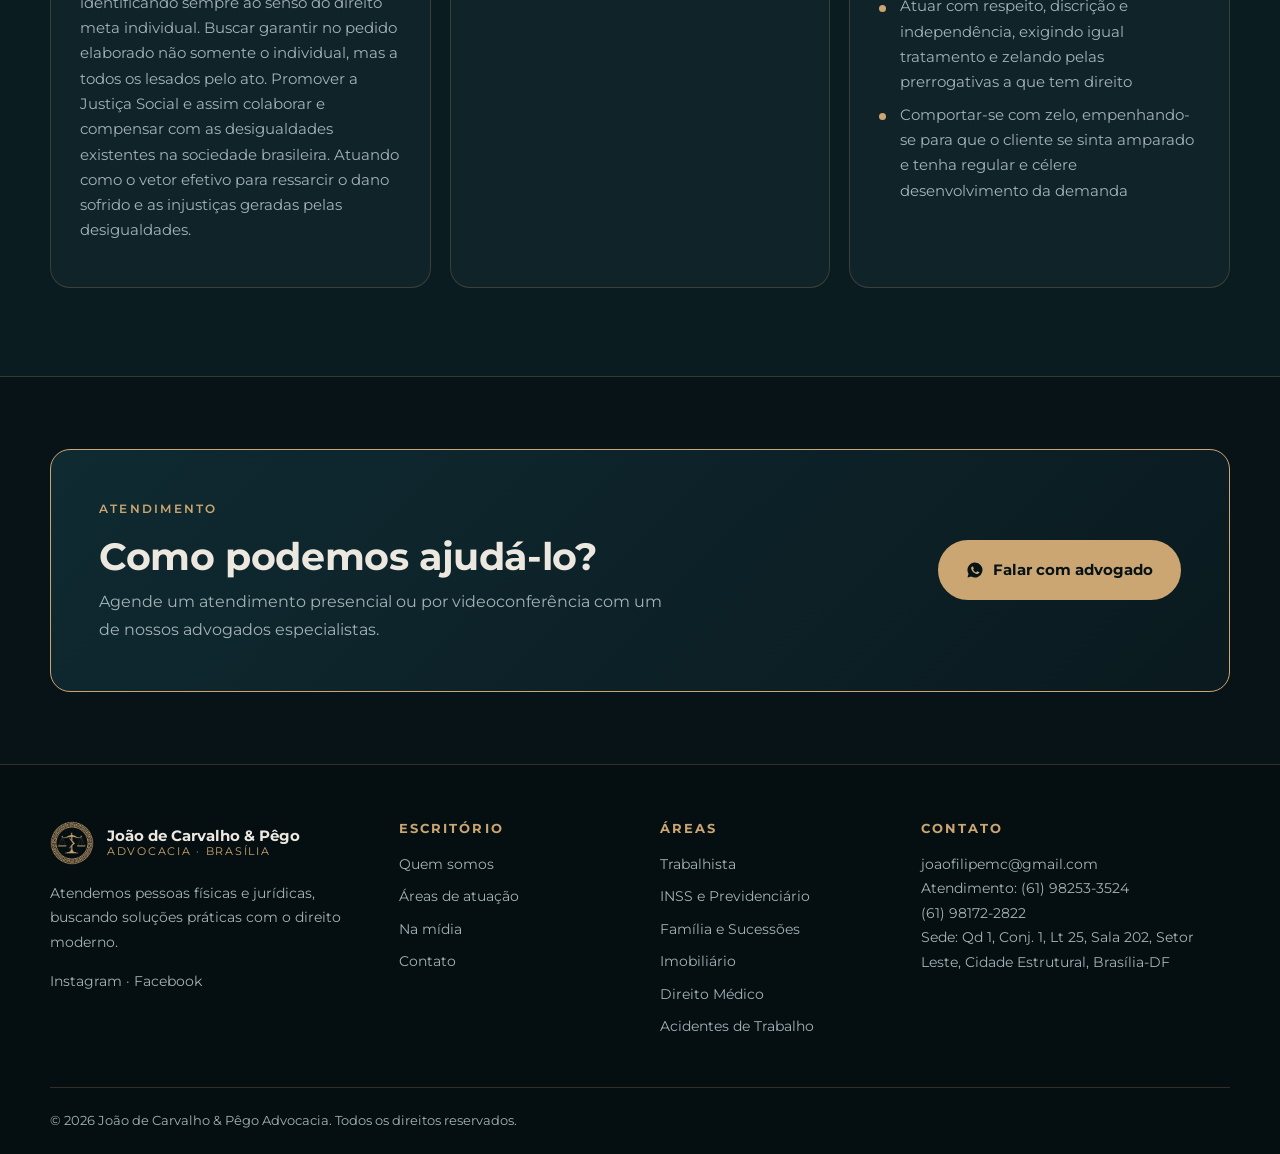
<file: quem-somos.html>
<!doctype html>
<html lang="pt-BR">
<head>
<meta charset="utf-8">
<meta name="viewport" content="width=device-width, initial-scale=1">
<title>Quem somos | João de Carvalho &amp; Pêgo Advocacia em Brasília</title>
<meta name="description" content="Conheça os advogados do escritório João de Carvalho &amp; Pêgo: João Filipe de Carvalho, Ricardo Pêgo Freitas, Laura Lopes e Francisco Leitão.">
<meta name="theme-color" content="#071317">
<link rel="icon" href="img/marca-dourada.png">
<link rel="preconnect" href="https://fonts.googleapis.com">
<link rel="preconnect" href="https://fonts.gstatic.com" crossorigin>
<link href="https://fonts.googleapis.com/css2?family=Montserrat:wght@400;500;600;700;800&display=swap" rel="stylesheet">
<link rel="stylesheet" href="css/estilo.css">
</head>
<body>
<a class="skip" href="#conteudo">Ir para o conteúdo</a>
<header class="topo">
  <div class="wrap topo__in">
    <a class="marca" href="index.html" aria-label="João de Carvalho &amp; Pêgo Advocacia, página inicial">
      <img src="img/marca-dourada.png" alt="" width="44" height="44">
      <span><strong>João de Carvalho &amp; Pêgo</strong><small>Advocacia · Brasília</small></span>
    </a>
    <button class="menu-btn" aria-expanded="false" aria-controls="menu" aria-label="Abrir menu"><span></span><span></span><span></span></button>
    <nav id="menu" class="menu" aria-label="Principal">
      <a href="index.html">Início</a><a href="quem-somos.html" aria-current=page>Quem somos</a><a href="areas-de-atuacao.html">Áreas de atuação</a><a href="na-midia.html">Na mídia</a><a href="contato.html">Contato</a>
      <a class="btn btn--sm menu__cta" href="https://wa.me/5561982533524?text=Ol%C3%A1!%20Vim%20pelo%20site%20e%20gostaria%20de%20falar%20com%20um%20advogado." target="_blank" rel="noopener"><svg viewBox="0 0 24 24" width="18" height="18" fill="currentColor" aria-hidden="true"><path d="M12 2a10 10 0 0 0-8.6 15.1L2 22l5-1.3A10 10 0 1 0 12 2Zm5.2 14.1c-.2.6-1.2 1.2-1.7 1.2-.4.1-1 .1-1.6-.1-.4-.1-.9-.3-1.5-.6-2.7-1.2-4.4-3.9-4.5-4.1-.1-.2-1.1-1.4-1.1-2.7s.7-1.9.9-2.2c.2-.2.5-.3.7-.3h.5c.2 0 .4 0 .6.5l.8 2c.1.1.1.3 0 .5l-.3.5-.4.4c-.1.2-.3.3-.1.6.2.3.7 1.2 1.5 1.9 1 .9 1.9 1.2 2.2 1.3.3.1.4.1.6-.1l.8-1c.2-.2.3-.2.6-.1l1.9.9c.3.1.5.2.5.3.1.1.1.6-.1 1.2Z"/></svg> Falar com advogado</a>
    </nav>
  </div>
</header>
<main id="conteudo">
<section class="page-hero page-hero--img">
  <div class="wrap page-hero__in">
    <div class="page-hero__txt"><p class="eyebrow">Quem somos</p><h1>Nosso <em>time de advogados</em> em Brasília</h1><p class="lead">Há mais de 10 anos atuando em diversas áreas do Direito, com atendimento a mais de 3 mil famílias.</p>
    <a class="btn" href="https://wa.me/5561982533524?text=Ol%C3%A1!%20Vim%20pelo%20site%20e%20gostaria%20de%20falar%20com%20um%20advogado." target="_blank" rel="noopener"><svg viewBox="0 0 24 24" width="18" height="18" fill="currentColor" aria-hidden="true"><path d="M12 2a10 10 0 0 0-8.6 15.1L2 22l5-1.3A10 10 0 1 0 12 2Zm5.2 14.1c-.2.6-1.2 1.2-1.7 1.2-.4.1-1 .1-1.6-.1-.4-.1-.9-.3-1.5-.6-2.7-1.2-4.4-3.9-4.5-4.1-.1-.2-1.1-1.4-1.1-2.7s.7-1.9.9-2.2c.2-.2.5-.3.7-.3h.5c.2 0 .4 0 .6.5l.8 2c.1.1.1.3 0 .5l-.3.5-.4.4c-.1.2-.3.3-.1.6.2.3.7 1.2 1.5 1.9 1 .9 1.9 1.2 2.2 1.3.3.1.4.1.6-.1l.8-1c.2-.2.3-.2.6-.1l1.9.9c.3.1.5.2.5.3.1.1.1.6-.1 1.2Z"/></svg> Falar com advogado</a></div>
    <figure class="moldura"><img src="img/equipe.jpg" alt="Equipe do escritório em sala de reunião" loading="eager"></figure>
  </div>
</section>
<section class="bloco"><div class="wrap"><article class="pessoa" id="joao"><figure class="pessoa__foto"><img src="img/joao.jpg" alt="João Filipe de Carvalho" loading="lazy"></figure>
    <div class="pessoa__txt"><p class="eyebrow">Sócio e CEO</p><h2>João Filipe de Carvalho</h2><p class="oab">OAB/DF 34.220</p>
    <details><summary>Formação e atuação</summary><ul><li>Sócio e CEO no escritório João de Carvalho &amp; Pêgo Advocacia –DF</li><li>Sócio do Escritório Advogados Associados do Sol Nascente.</li><li>Apresentador do programa Entenda Direito da rádio 98,1 FM,</li><li>Militante na advocacia a mais de 10 anos</li><li>Consultor da TV justiça e Rádio Justiça e outros programas especializados, desde 2015, com mais de 40 participações na televisão e radio.</li><li>Mais de 3 mil entendimentos jurídicos na carreira.</li><li>Mais de 600 processos de sua responsabilidade</li><li>Foi chefe da Assessoria Técnica e Jurídica da Administração Regional do SCIA – Estrutural DF, e também chefe da Assessoria Técnica e Jurídica da Administração do Guará-DF, com mais 4 anos nomeado no serviço público do Distrito Federal</li><li>Mestrando em direito processual pelo UNICEUB</li><li>Pós-graduação, em Direitos sociais –UNICEUB</li><li>Especializado em Ciências Criminais Centro de Ensino LFG</li><li>Bacharel em Direito – Universidade Católica de Brasília</li><li>Técnico em Transações Imobiliárias –CRECI-GO n° 10.849</li><li>Membro de diversos conselhos da OAB-DF, entre elas comissão de precatórios, comissão da OAB jovem, comissão de direitos humanos</li><li>Membro de diversos conselhos da ABA- Associação Brasileira de Advocacia</li><li>Foi Presidente do Centro acadêmico de direito – UCB</li><li>Cursos de atualização para o Novo código de processo civil –AMIGIS e DAMASIO</li><li>Curso de Direito de Família na prática – IBDFAM</li></ul></details></div></article><article class="pessoa" id="pego"><figure class="pessoa__foto"><img src="img/pego.jpg" alt="Ricardo Pêgo Freitas" loading="lazy"></figure>
    <div class="pessoa__txt"><p class="eyebrow">Sócio</p><h2>Ricardo Pêgo Freitas</h2><p class="oab">OAB/DF 50.702 OAB/MG 191.351</p>
    <details><summary>Formação e atuação</summary><ul><li>Sócio do Escritório João de Carvalho &amp; Pêgo Advocacia -DF.</li><li>Sócio e CEO do Escritório Ricardo Freitas Advocacia – com sede em Belo Horizonte –MG.</li><li>Consultor Jurídico do programa “Sobre Direitos” da Rádio Voz do Povo, 98.1 FM.</li><li>Mestrando em direitos sociais, trabalhistas e processos reivindicatórios pelo IESB.</li><li>Excelência em cálculos Trabalhistas.</li><li>Com mais de seis anos de atuação nas áreas de Direito do Trabalho e Processo do Trabalho, e com mais de 2 mil atendimentos já realizados, no Distrito Federal, Goiás, Bahia, e Minas Gerais.</li><li>Especialista pós-graduado em Direito do Trabalho e Processo do Trabalho Faculdade Atame.</li><li>Pós-graduando em Gestão de DP e Compliance Trabalhista pela Faculdade Legale Educacional.</li><li>Pós-graduando em Advocacia Extrajudicial Faculdade Legale Educacional.</li><li>Curso de Extensão: Reforma Trabalhista – Direito Material e Processual do Trabalho pela Faculdade Damásio Educacional.</li><li>Ensino superior: Bacharel em Direito pelo Centro Universitário Newton Paiva-MG.</li><li>Curso de prática e cálculos PJE CALC na Advocacia Trabalhista, realizado no Instituto Brasiliense de Direitos Humanos.</li><li>Dezenas de cursos de aperfeiçoamento na ESA – Escola Superior da Advocacia entre eles: Curso de Extensão Prático em Direito Previdenciário, Curso de Extensão de Posse e Propriedade, cálculos trabalhistas.</li><li>Experiência como voluntário na Defensoria Pública de Ceilândia – DF.</li><li>Artigo científico publicado: JURIMETRIA: ESTATÍSTICA APLICADA AO DIREITO.</li><li>Artigo científico publicado na Revista IESB: PRINCÍPIO DA VEDAÇÃO DO RETROCESSO SOCIAL E O CONTRATO DE TRABALHO INTERMITENTE.</li></ul></details></div></article><article class="pessoa" id="laura"><figure class="pessoa__foto"><img src="img/laura.jpg" alt="Laura Lopes" loading="lazy"></figure>
    <div class="pessoa__txt"><p class="eyebrow">Advogada</p><h2>Laura Lopes</h2><p class="oab"></p><p>Advogada no escritório João de Carvalho &amp; Pêgo.</p>
    <details><summary>Formação e atuação</summary><ul><li>Inscrita na OAB/DF sob o nº 68.408</li><li>Bacharel em Direito pela Universidade Católica de Brasília (UCB)</li><li>Experiência nas áreas de Direito do Trabalho, Previdenciário, Família e Cível.</li></ul></details></div></article><article class="pessoa" id="francisco"><figure class="pessoa__foto"><img src="img/francisco.jpg" alt="Francisco Leitão" loading="lazy"></figure>
    <div class="pessoa__txt"><p class="eyebrow">Consultor</p><h2>Francisco Leitão</h2><p class="oab"></p><p>Bacharel em Direito na Universidade de Brasília UNB conclusão em 1983</p>
    <details><summary>Formação e atuação</summary><ul><li>Auditor Fiscal do Trabalho por mais de 30 anos, com atuação na delegacia do trabalho</li><li>Especialista em fiscalização das normas do trabalho, e processo administrativo do trabalho</li><li>Mais de 5 mil livros em sua coleção, detentor de notório saber jurídico</li><li>Mentor político, empresarial e de relações públicas.</li><li>Pós Graduado em Ciências Criminais no UNICEUB</li></ul></details></div></article></div></section><section class="bloco bloco--alt"><div class="wrap"><div class="cab"><p class="eyebrow">Princípios</p><h2>Missão, visão e valores</h2></div><div class="grid-mvv"><article class="mvv"><h3>Missão</h3><p>Representar e assistir ao cidadão incapacitado por limitações físicas, financeiras ou pelo desconhecimento jurídico, muitas vezes provocado pelo excesso de dados duvidosos e pela dificuldade de compreensão da própria legislação.</p><p>Exigir o garantido e defender os direitos de seus clientes, de forma integral, até o reparo efetivo do dano ou quando for à tutela do interesse particular. Não limitando as ações à negativa declarada inicialmente tanto na esfera administrativas com no judiciário, sendo combativo.</p><p>Atuar, ativamente e a visualizar mais do simples pleito do direito individual, identificando sempre ao senso do direito meta individual. Buscar garantir no pedido elaborado não somente o individual, mas a todos os lesados pelo ato. Promover a Justiça Social e assim colaborar e compensar com as desigualdades existentes na sociedade brasileira. Atuando como o vetor efetivo para ressarcir o dano sofrido e as injustiças geradas pelas desigualdades.</p></article><article class="mvv"><h3>Visão</h3><p>Visa alcançar o bom reconhecimento pelo fruto de seu trabalho e obras produzidas. Através de peças elaboradas que tragam soluções efetivas e permanentes.</p><p>Visa explorar os limites da advocacia, nunca se atendo ao mínimo ou ao benefício individual, mas sim ao máximo, em prol do benefício social. Em busca da equidade e do senso proporcional.</p><p>Por fim, visa contribuir com a redução da distância da população ao poder judiciário e das restrições ao acesso da população à Justiça, combatendo o descrédito na justiça social.</p></article><article class="mvv"><h3>Valores</h3><p>Com base nos princípios da advocacia, no conhecimento moderno e atualizado da jurisprudência e legislação brasileira, reforçado pelos estudos dos mestres da doutrina jurídica, na vivência acadêmica e na militância diária perante poder judiciário. Os valores que norteiam os trabalhos a ser desenvolvidos são;</p><ul><li>A Conduta Ética</li><li>A honra</li><li>A nobreza</li><li>A Paz na sociedade</li><li>Conciliação e o bom entendimento entre as partes</li><li>Contribuir para a evolução das instituições, do Direito e das leis</li><li>Atuar com respeito, discrição e independência, exigindo igual tratamento e zelando pelas prerrogativas a que tem direito</li><li>Comportar-se com zelo, empenhando-se para que o cliente se sinta amparado e tenha regular e célere desenvolvimento da demanda</li></ul></article></div></div></section><section class="faixa">
  <div class="wrap faixa__in">
    <div><p class="eyebrow">Atendimento</p><h2>Como podemos ajudá-lo?</h2><p>Agende um atendimento presencial ou por videoconferência com um de nossos advogados especialistas.</p></div>
    <a class="btn" href="https://wa.me/5561982533524?text=Ol%C3%A1!%20Vim%20pelo%20site%20e%20gostaria%20de%20falar%20com%20um%20advogado." target="_blank" rel="noopener"><svg viewBox="0 0 24 24" width="18" height="18" fill="currentColor" aria-hidden="true"><path d="M12 2a10 10 0 0 0-8.6 15.1L2 22l5-1.3A10 10 0 1 0 12 2Zm5.2 14.1c-.2.6-1.2 1.2-1.7 1.2-.4.1-1 .1-1.6-.1-.4-.1-.9-.3-1.5-.6-2.7-1.2-4.4-3.9-4.5-4.1-.1-.2-1.1-1.4-1.1-2.7s.7-1.9.9-2.2c.2-.2.5-.3.7-.3h.5c.2 0 .4 0 .6.5l.8 2c.1.1.1.3 0 .5l-.3.5-.4.4c-.1.2-.3.3-.1.6.2.3.7 1.2 1.5 1.9 1 .9 1.9 1.2 2.2 1.3.3.1.4.1.6-.1l.8-1c.2-.2.3-.2.6-.1l1.9.9c.3.1.5.2.5.3.1.1.1.6-.1 1.2Z"/></svg> Falar com advogado</a>
  </div>
</section>
</main>
<footer class="rodape">
  <div class="wrap rodape__grid">
    <div>
      <a class="marca" href="index.html"><img src="img/marca-dourada.png" alt="" width="44" height="44"><span><strong>João de Carvalho &amp; Pêgo</strong><small>Advocacia · Brasília</small></span></a>
      <p class="rodape__txt">Atendemos pessoas físicas e jurídicas, buscando soluções práticas com o direito moderno.</p>
      <p class="redes"><a href="https://www.instagram.com/joaocarvalho.adv/" target="_blank" rel="noopener">Instagram</a> · <a href="https://www.facebook.com/jcp.adv.br" target="_blank" rel="noopener">Facebook</a></p>
    </div>
    <div>
      <h3>Escritório</h3>
      <ul class="links">
        <li><a href="quem-somos.html">Quem somos</a></li>
        <li><a href="areas-de-atuacao.html">Áreas de atuação</a></li>
        <li><a href="na-midia.html">Na mídia</a></li>
        <li><a href="contato.html">Contato</a></li>
      </ul>
    </div>
    <div>
      <h3>Áreas</h3>
      <ul class="links">
        <li><a href="trabalhista.html">Trabalhista</a></li>
        <li><a href="inss.html">INSS e Previdenciário</a></li>
        <li><a href="familia-e-sucessoes.html">Família e Sucessões</a></li>
        <li><a href="imobiliario.html">Imobiliário</a></li>
        <li><a href="direito-medico.html">Direito Médico</a></li>
        <li><a href="acidentes-de-trabalho.html">Acidentes de Trabalho</a></li>
      </ul>
    </div>
    <div>
      <h3>Contato</h3>
      <p class="rodape__txt"><a href="mailto:joaofilipemc@gmail.com">joaofilipemc@gmail.com</a><br>
      Atendimento: <a href="https://wa.me/5561982533524?text=Ol%C3%A1!%20Vim%20pelo%20site%20e%20gostaria%20de%20falar%20com%20um%20advogado." target="_blank" rel="noopener">(61) 98253-3524</a><br>
      (61) 98172-2822<br>
      Sede: Qd 1, Conj. 1, Lt 25, Sala 202, Setor Leste, Cidade Estrutural, Brasília-DF</p>
    </div>
  </div>
  <div class="wrap rodape__fim"><p>© 2026 João de Carvalho &amp; Pêgo Advocacia. Todos os direitos reservados.</p></div>
</footer>
<a class="flutuante" href="https://wa.me/5561982533524?text=Ol%C3%A1!%20Vim%20pelo%20site%20e%20gostaria%20de%20falar%20com%20um%20advogado." target="_blank" rel="noopener" aria-label="Falar pelo WhatsApp"><svg viewBox="0 0 24 24" width="18" height="18" fill="currentColor" aria-hidden="true"><path d="M12 2a10 10 0 0 0-8.6 15.1L2 22l5-1.3A10 10 0 1 0 12 2Zm5.2 14.1c-.2.6-1.2 1.2-1.7 1.2-.4.1-1 .1-1.6-.1-.4-.1-.9-.3-1.5-.6-2.7-1.2-4.4-3.9-4.5-4.1-.1-.2-1.1-1.4-1.1-2.7s.7-1.9.9-2.2c.2-.2.5-.3.7-.3h.5c.2 0 .4 0 .6.5l.8 2c.1.1.1.3 0 .5l-.3.5-.4.4c-.1.2-.3.3-.1.6.2.3.7 1.2 1.5 1.9 1 .9 1.9 1.2 2.2 1.3.3.1.4.1.6-.1l.8-1c.2-.2.3-.2.6-.1l1.9.9c.3.1.5.2.5.3.1.1.1.6-.1 1.2Z"/></svg></a>
<script src="js/site.js"></script>
</body>
</html>
</file>
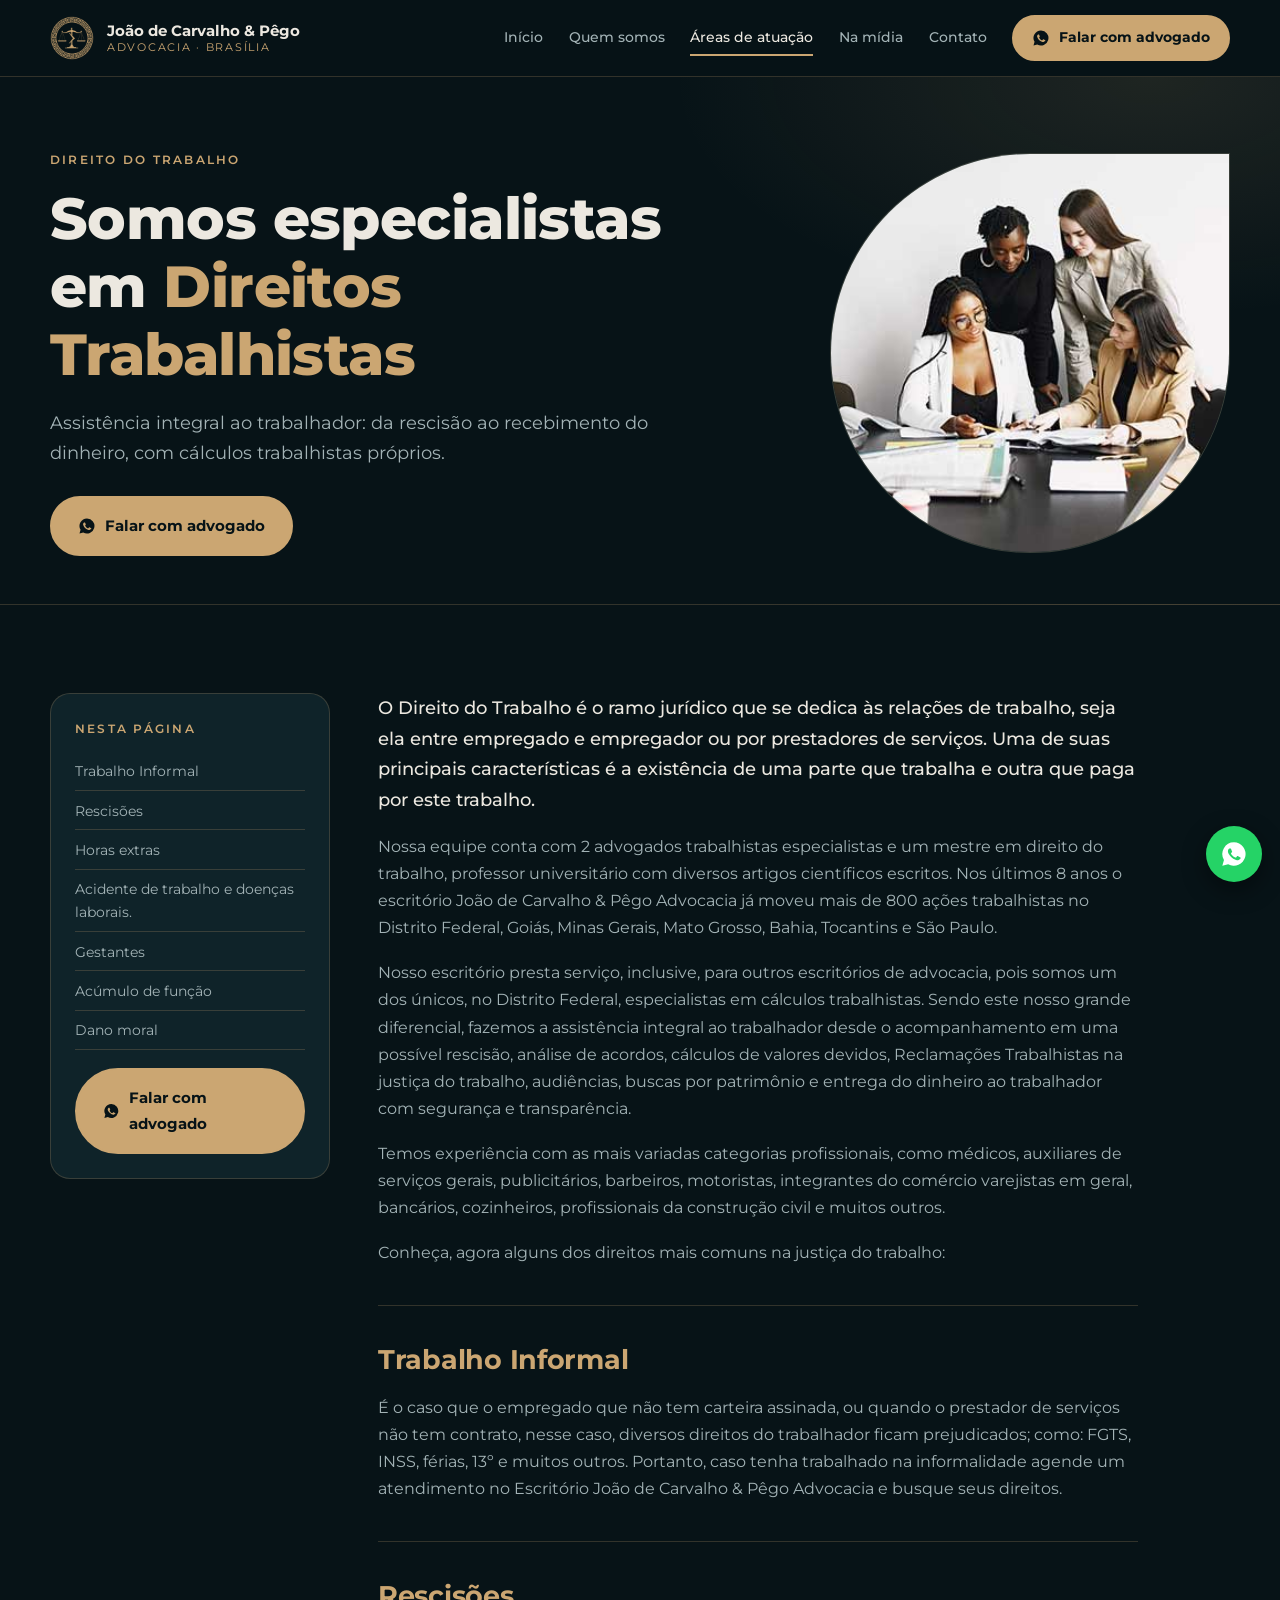
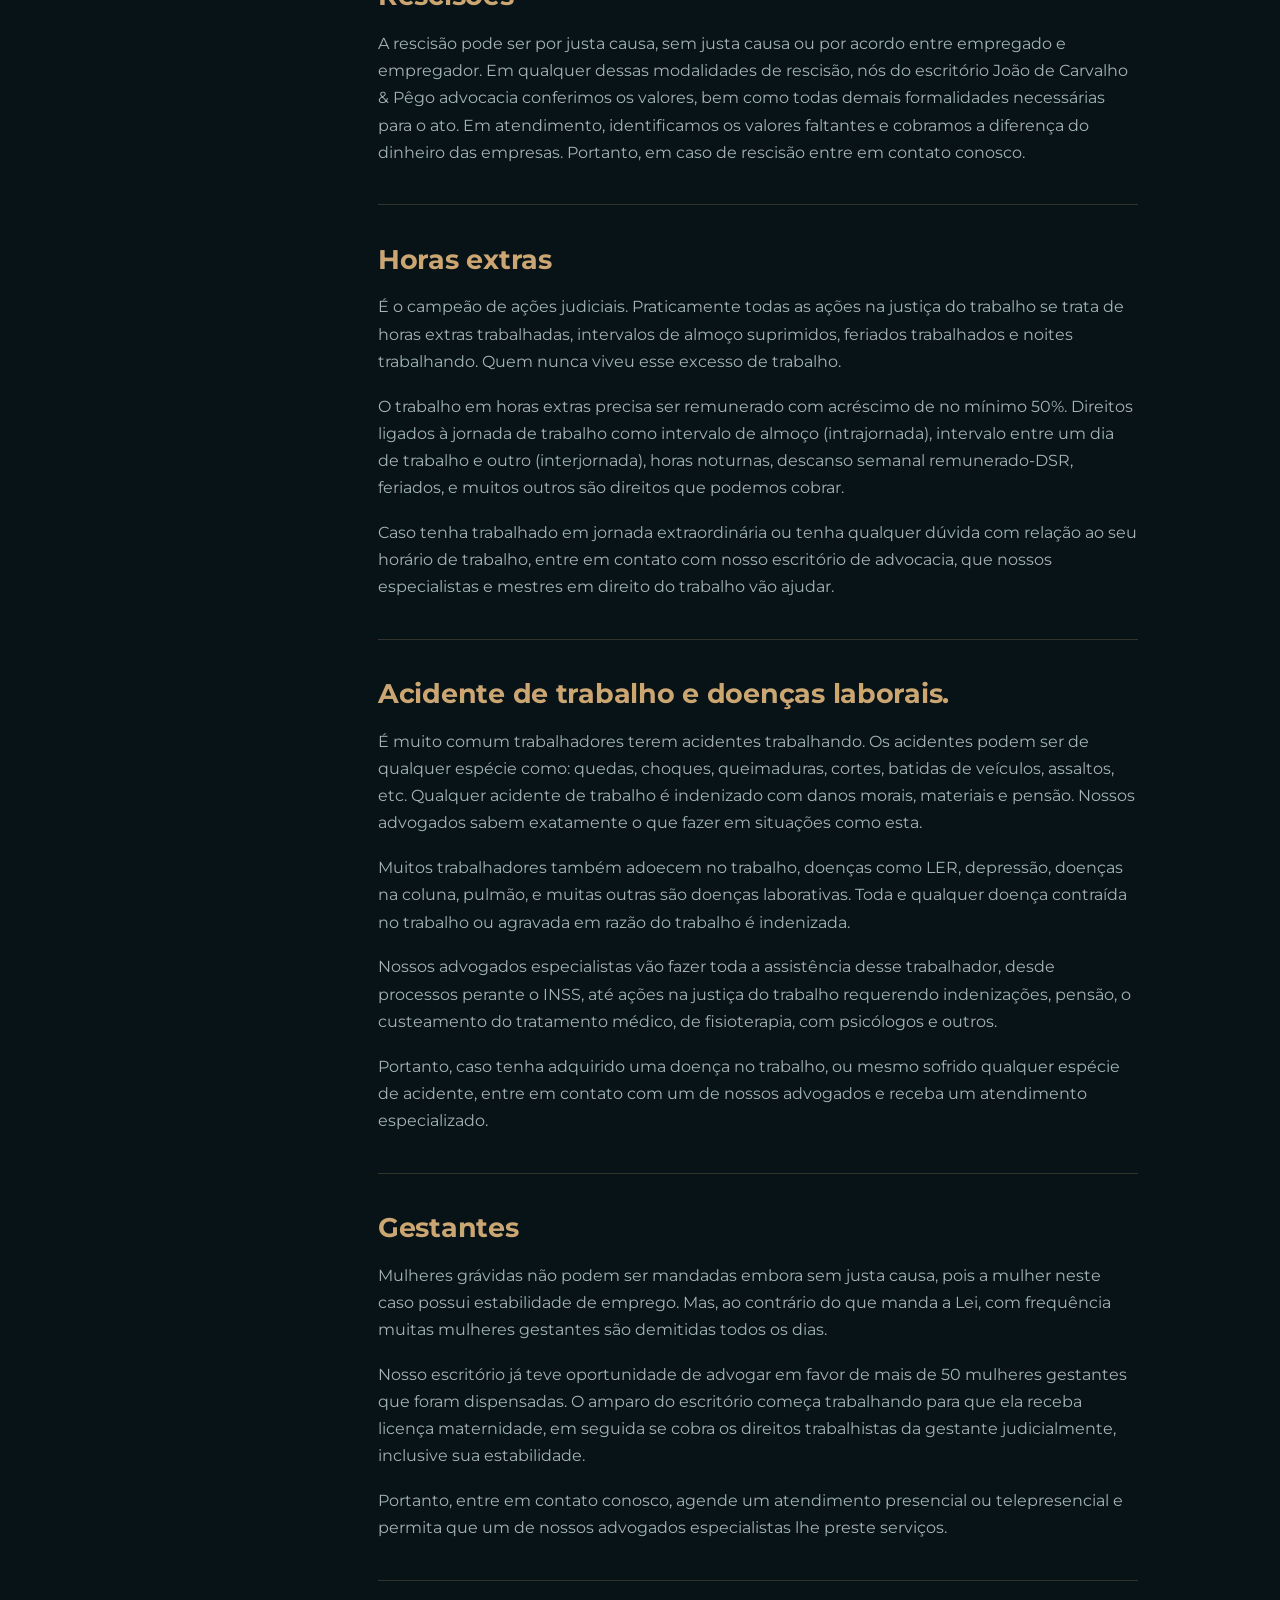
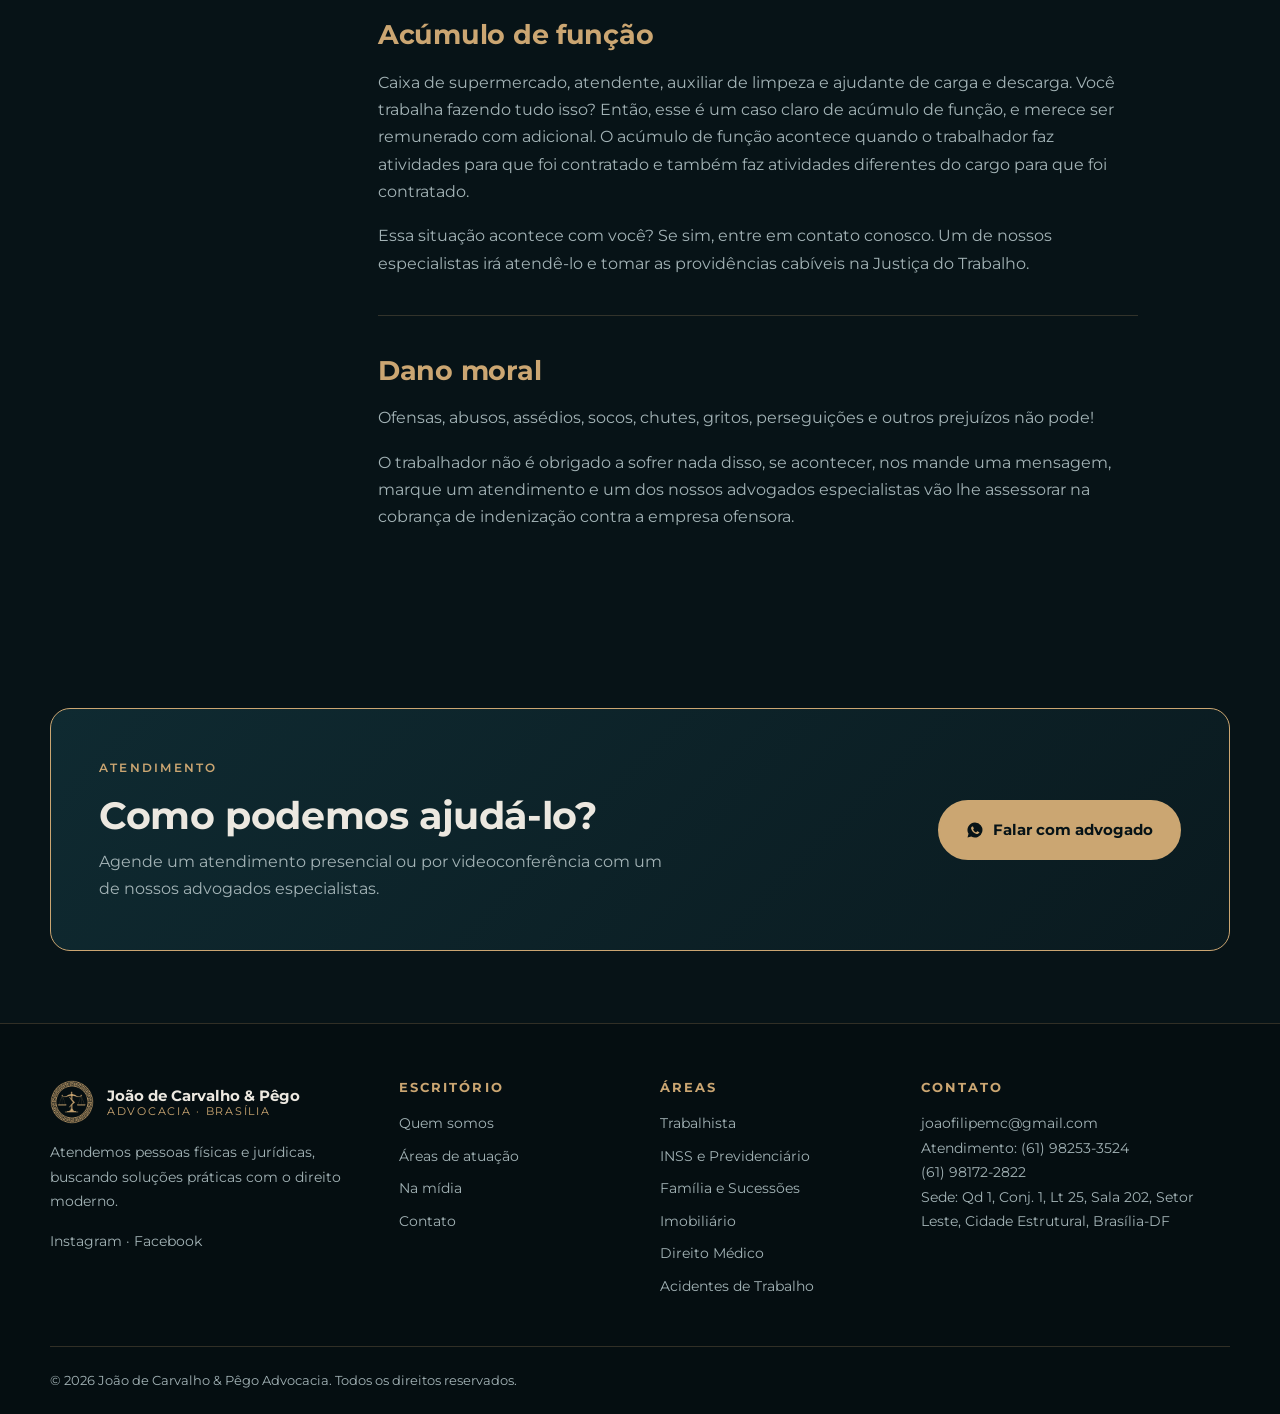
<file: trabalhista.html>
<!doctype html>
<html lang="pt-BR">
<head>
<meta charset="utf-8">
<meta name="viewport" content="width=device-width, initial-scale=1">
<title>Advogado Trabalhista em Brasília | João de Carvalho &amp; Pêgo Advocacia</title>
<meta name="description" content="Assistência integral ao trabalhador: da rescisão ao recebimento do dinheiro, com cálculos trabalhistas próprios.">
<meta name="theme-color" content="#071317">
<link rel="icon" href="img/marca-dourada.png">
<link rel="preconnect" href="https://fonts.googleapis.com">
<link rel="preconnect" href="https://fonts.gstatic.com" crossorigin>
<link href="https://fonts.googleapis.com/css2?family=Montserrat:wght@400;500;600;700;800&display=swap" rel="stylesheet">
<link rel="stylesheet" href="css/estilo.css">
</head>
<body>
<a class="skip" href="#conteudo">Ir para o conteúdo</a>
<header class="topo">
  <div class="wrap topo__in">
    <a class="marca" href="index.html" aria-label="João de Carvalho &amp; Pêgo Advocacia, página inicial">
      <img src="img/marca-dourada.png" alt="" width="44" height="44">
      <span><strong>João de Carvalho &amp; Pêgo</strong><small>Advocacia · Brasília</small></span>
    </a>
    <button class="menu-btn" aria-expanded="false" aria-controls="menu" aria-label="Abrir menu"><span></span><span></span><span></span></button>
    <nav id="menu" class="menu" aria-label="Principal">
      <a href="index.html">Início</a><a href="quem-somos.html">Quem somos</a><a href="areas-de-atuacao.html" aria-current=page>Áreas de atuação</a><a href="na-midia.html">Na mídia</a><a href="contato.html">Contato</a>
      <a class="btn btn--sm menu__cta" href="https://wa.me/5561982533524?text=Ol%C3%A1!%20Vim%20pelo%20site%20e%20gostaria%20de%20falar%20com%20um%20advogado." target="_blank" rel="noopener"><svg viewBox="0 0 24 24" width="18" height="18" fill="currentColor" aria-hidden="true"><path d="M12 2a10 10 0 0 0-8.6 15.1L2 22l5-1.3A10 10 0 1 0 12 2Zm5.2 14.1c-.2.6-1.2 1.2-1.7 1.2-.4.1-1 .1-1.6-.1-.4-.1-.9-.3-1.5-.6-2.7-1.2-4.4-3.9-4.5-4.1-.1-.2-1.1-1.4-1.1-2.7s.7-1.9.9-2.2c.2-.2.5-.3.7-.3h.5c.2 0 .4 0 .6.5l.8 2c.1.1.1.3 0 .5l-.3.5-.4.4c-.1.2-.3.3-.1.6.2.3.7 1.2 1.5 1.9 1 .9 1.9 1.2 2.2 1.3.3.1.4.1.6-.1l.8-1c.2-.2.3-.2.6-.1l1.9.9c.3.1.5.2.5.3.1.1.1.6-.1 1.2Z"/></svg> Falar com advogado</a>
    </nav>
  </div>
</header>
<main id="conteudo">
<section class="page-hero page-hero--img">
  <div class="wrap page-hero__in">
    <div class="page-hero__txt"><p class="eyebrow">Direito do Trabalho</p><h1>Somos especialistas em <em>Direitos Trabalhistas</em></h1><p class="lead">Assistência integral ao trabalhador: da rescisão ao recebimento do dinheiro, com cálculos trabalhistas próprios.</p>
    <a class="btn" href="https://wa.me/5561982533524?text=Ol%C3%A1!%20Vim%20pelo%20site%20e%20gostaria%20de%20falar%20com%20um%20advogado." target="_blank" rel="noopener"><svg viewBox="0 0 24 24" width="18" height="18" fill="currentColor" aria-hidden="true"><path d="M12 2a10 10 0 0 0-8.6 15.1L2 22l5-1.3A10 10 0 1 0 12 2Zm5.2 14.1c-.2.6-1.2 1.2-1.7 1.2-.4.1-1 .1-1.6-.1-.4-.1-.9-.3-1.5-.6-2.7-1.2-4.4-3.9-4.5-4.1-.1-.2-1.1-1.4-1.1-2.7s.7-1.9.9-2.2c.2-.2.5-.3.7-.3h.5c.2 0 .4 0 .6.5l.8 2c.1.1.1.3 0 .5l-.3.5-.4.4c-.1.2-.3.3-.1.6.2.3.7 1.2 1.5 1.9 1 .9 1.9 1.2 2.2 1.3.3.1.4.1.6-.1l.8-1c.2-.2.3-.2.6-.1l1.9.9c.3.1.5.2.5.3.1.1.1.6-.1 1.2Z"/></svg> Falar com advogado</a></div>
    <figure class="moldura"><img src="img/trabalhista.jpg" alt="Equipe analisando documentos em reunião" loading="eager"></figure>
  </div>
</section>
<section class="bloco">
  <div class="wrap conteudo">
    <aside class="indice" aria-label="Nesta página"><p class="eyebrow">Nesta página</p><ol><li><a href="#s0">Trabalho Informal</a></li><li><a href="#s1">Rescisões</a></li><li><a href="#s2">Horas extras</a></li><li><a href="#s3">Acidente de trabalho e doenças laborais.</a></li><li><a href="#s4">Gestantes</a></li><li><a href="#s5">Acúmulo de função</a></li><li><a href="#s6">Dano moral</a></li></ol>
      <a class="btn btn--full" href="https://wa.me/5561982533524?text=Ol%C3%A1!%20Vim%20pelo%20site%20e%20gostaria%20de%20falar%20com%20um%20advogado." target="_blank" rel="noopener"><svg viewBox="0 0 24 24" width="18" height="18" fill="currentColor" aria-hidden="true"><path d="M12 2a10 10 0 0 0-8.6 15.1L2 22l5-1.3A10 10 0 1 0 12 2Zm5.2 14.1c-.2.6-1.2 1.2-1.7 1.2-.4.1-1 .1-1.6-.1-.4-.1-.9-.3-1.5-.6-2.7-1.2-4.4-3.9-4.5-4.1-.1-.2-1.1-1.4-1.1-2.7s.7-1.9.9-2.2c.2-.2.5-.3.7-.3h.5c.2 0 .4 0 .6.5l.8 2c.1.1.1.3 0 .5l-.3.5-.4.4c-.1.2-.3.3-.1.6.2.3.7 1.2 1.5 1.9 1 .9 1.9 1.2 2.2 1.3.3.1.4.1.6-.1l.8-1c.2-.2.3-.2.6-.1l1.9.9c.3.1.5.2.5.3.1.1.1.6-.1 1.2Z"/></svg> Falar com advogado</a></aside>
    <article class="artigo"><div class="prosa prosa--intro"><p>O Direito do Trabalho é o ramo jurídico que se dedica às relações de trabalho, seja ela entre empregado e empregador ou por prestadores de serviços. Uma de suas principais características é a existência de uma parte que trabalha e outra que paga por este trabalho.</p><p>Nossa equipe conta com 2 advogados trabalhistas especialistas e um mestre em direito do trabalho, professor universitário com diversos artigos científicos escritos. Nos últimos 8 anos o escritório João de Carvalho &amp; Pêgo Advocacia já moveu mais de 800 ações trabalhistas no Distrito Federal, Goiás, Minas Gerais, Mato Grosso, Bahia, Tocantins e São Paulo.</p><p>Nosso escritório presta serviço, inclusive, para outros escritórios de advocacia, pois somos um dos únicos, no Distrito Federal, especialistas em cálculos trabalhistas. Sendo este nosso grande diferencial, fazemos a assistência integral ao trabalhador desde o acompanhamento em uma possível rescisão, análise de acordos, cálculos de valores devidos, Reclamações Trabalhistas na justiça do trabalho, audiências, buscas por patrimônio e entrega do dinheiro ao trabalhador com segurança e transparência.</p><p>Temos experiência com as mais variadas categorias profissionais, como médicos, auxiliares de serviços gerais, publicitários, barbeiros, motoristas, integrantes do comércio varejistas em geral, bancários, cozinheiros, profissionais da construção civil e muitos outros.</p><p>Conheça, agora alguns dos direitos mais comuns na justiça do trabalho:</p></div><section class="tema" id="s0"><h2>Trabalho Informal</h2><div class="prosa"><p>É o caso que o empregado que não tem carteira assinada, ou quando o prestador de serviços não tem contrato, nesse caso, diversos direitos do trabalhador ficam prejudicados; como: FGTS, INSS, férias, 13º e muitos outros. Portanto, caso tenha trabalhado na informalidade agende um atendimento no Escritório João de Carvalho &amp; Pêgo Advocacia e busque seus direitos.</p></div></section><section class="tema" id="s1"><h2>Rescisões</h2><div class="prosa"><p>A rescisão pode ser por justa causa, sem justa causa ou por acordo entre empregado e empregador. Em qualquer dessas modalidades de rescisão, nós do escritório João de Carvalho &amp; Pêgo advocacia conferimos os valores, bem como todas demais formalidades necessárias para o ato. Em atendimento, identificamos os valores faltantes e cobramos a diferença do dinheiro das empresas. Portanto, em caso de rescisão entre em contato conosco.</p></div></section><section class="tema" id="s2"><h2>Horas extras</h2><div class="prosa"><p>É o campeão de ações judiciais. Praticamente todas as ações na justiça do trabalho se trata de horas extras trabalhadas, intervalos de almoço suprimidos, feriados trabalhados e noites trabalhando. Quem nunca viveu esse excesso de trabalho.</p><p>O trabalho em horas extras precisa ser remunerado com acréscimo de no mínimo 50%. Direitos ligados à jornada de trabalho como intervalo de almoço (intrajornada), intervalo entre um dia de trabalho e outro (interjornada), horas noturnas, descanso semanal remunerado-DSR, feriados, e muitos outros são direitos que podemos cobrar.</p><p>Caso tenha trabalhado em jornada extraordinária ou tenha qualquer dúvida com relação ao seu horário de trabalho, entre em contato com nosso escritório de advocacia, que nossos especialistas e mestres em direito do trabalho vão ajudar.</p></div></section><section class="tema" id="s3"><h2>Acidente de trabalho e doenças laborais.</h2><div class="prosa"><p>É muito comum trabalhadores terem acidentes trabalhando. Os acidentes podem ser de qualquer espécie como: quedas, choques, queimaduras, cortes, batidas de veículos, assaltos, etc. Qualquer acidente de trabalho é indenizado com danos morais, materiais e pensão. Nossos advogados sabem exatamente o que fazer em situações como esta.</p><p>Muitos trabalhadores também adoecem no trabalho, doenças como LER, depressão, doenças na coluna, pulmão, e muitas outras são doenças laborativas. Toda e qualquer doença contraída no trabalho ou agravada em razão do trabalho é indenizada.</p><p>Nossos advogados especialistas vão fazer toda a assistência desse trabalhador, desde processos perante o INSS, até ações na justiça do trabalho requerendo indenizações, pensão, o custeamento do tratamento médico, de fisioterapia, com psicólogos e outros.</p><p>Portanto, caso tenha adquirido uma doença no trabalho, ou mesmo sofrido qualquer espécie de acidente, entre em contato com um de nossos advogados e receba um atendimento especializado.</p></div></section><section class="tema" id="s4"><h2>Gestantes</h2><div class="prosa"><p>Mulheres grávidas não podem ser mandadas embora sem justa causa, pois a mulher neste caso possui estabilidade de emprego. Mas, ao contrário do que manda a Lei, com frequência muitas mulheres gestantes são demitidas todos os dias.</p><p>Nosso escritório já teve oportunidade de advogar em favor de mais de 50 mulheres gestantes que foram dispensadas. O amparo do escritório começa trabalhando para que ela receba licença maternidade, em seguida se cobra os direitos trabalhistas da gestante judicialmente, inclusive sua estabilidade.</p><p>Portanto, entre em contato conosco, agende um atendimento presencial ou telepresencial e permita que um de nossos advogados especialistas lhe preste serviços.</p></div></section><section class="tema" id="s5"><h2>Acúmulo de função</h2><div class="prosa"><p>Caixa de supermercado, atendente, auxiliar de limpeza e ajudante de carga e descarga. Você trabalha fazendo tudo isso? Então, esse é um caso claro de acúmulo de função, e merece ser remunerado com adicional. O acúmulo de função acontece quando o trabalhador faz atividades para que foi contratado e também faz atividades diferentes do cargo para que foi contratado.</p><p>Essa situação acontece com você? Se sim, entre em contato conosco. Um de nossos especialistas irá atendê-lo e tomar as providências cabíveis na Justiça do Trabalho.</p></div></section><section class="tema" id="s6"><h2>Dano moral</h2><div class="prosa"><p>Ofensas, abusos, assédios, socos, chutes, gritos, perseguições e outros prejuízos não pode!</p><p>O trabalhador não é obrigado a sofrer nada disso, se acontecer, nos mande uma mensagem, marque um atendimento e um dos nossos advogados especialistas vão lhe assessorar na cobrança de indenização contra a empresa ofensora.</p></div></section></article>
  </div>
</section>
<section class="faixa">
  <div class="wrap faixa__in">
    <div><p class="eyebrow">Atendimento</p><h2>Como podemos ajudá-lo?</h2><p>Agende um atendimento presencial ou por videoconferência com um de nossos advogados especialistas.</p></div>
    <a class="btn" href="https://wa.me/5561982533524?text=Ol%C3%A1!%20Vim%20pelo%20site%20e%20gostaria%20de%20falar%20com%20um%20advogado." target="_blank" rel="noopener"><svg viewBox="0 0 24 24" width="18" height="18" fill="currentColor" aria-hidden="true"><path d="M12 2a10 10 0 0 0-8.6 15.1L2 22l5-1.3A10 10 0 1 0 12 2Zm5.2 14.1c-.2.6-1.2 1.2-1.7 1.2-.4.1-1 .1-1.6-.1-.4-.1-.9-.3-1.5-.6-2.7-1.2-4.4-3.9-4.5-4.1-.1-.2-1.1-1.4-1.1-2.7s.7-1.9.9-2.2c.2-.2.5-.3.7-.3h.5c.2 0 .4 0 .6.5l.8 2c.1.1.1.3 0 .5l-.3.5-.4.4c-.1.2-.3.3-.1.6.2.3.7 1.2 1.5 1.9 1 .9 1.9 1.2 2.2 1.3.3.1.4.1.6-.1l.8-1c.2-.2.3-.2.6-.1l1.9.9c.3.1.5.2.5.3.1.1.1.6-.1 1.2Z"/></svg> Falar com advogado</a>
  </div>
</section>
</main>
<footer class="rodape">
  <div class="wrap rodape__grid">
    <div>
      <a class="marca" href="index.html"><img src="img/marca-dourada.png" alt="" width="44" height="44"><span><strong>João de Carvalho &amp; Pêgo</strong><small>Advocacia · Brasília</small></span></a>
      <p class="rodape__txt">Atendemos pessoas físicas e jurídicas, buscando soluções práticas com o direito moderno.</p>
      <p class="redes"><a href="https://www.instagram.com/joaocarvalho.adv/" target="_blank" rel="noopener">Instagram</a> · <a href="https://www.facebook.com/jcp.adv.br" target="_blank" rel="noopener">Facebook</a></p>
    </div>
    <div>
      <h3>Escritório</h3>
      <ul class="links">
        <li><a href="quem-somos.html">Quem somos</a></li>
        <li><a href="areas-de-atuacao.html">Áreas de atuação</a></li>
        <li><a href="na-midia.html">Na mídia</a></li>
        <li><a href="contato.html">Contato</a></li>
      </ul>
    </div>
    <div>
      <h3>Áreas</h3>
      <ul class="links">
        <li><a href="trabalhista.html">Trabalhista</a></li>
        <li><a href="inss.html">INSS e Previdenciário</a></li>
        <li><a href="familia-e-sucessoes.html">Família e Sucessões</a></li>
        <li><a href="imobiliario.html">Imobiliário</a></li>
        <li><a href="direito-medico.html">Direito Médico</a></li>
        <li><a href="acidentes-de-trabalho.html">Acidentes de Trabalho</a></li>
      </ul>
    </div>
    <div>
      <h3>Contato</h3>
      <p class="rodape__txt"><a href="mailto:joaofilipemc@gmail.com">joaofilipemc@gmail.com</a><br>
      Atendimento: <a href="https://wa.me/5561982533524?text=Ol%C3%A1!%20Vim%20pelo%20site%20e%20gostaria%20de%20falar%20com%20um%20advogado." target="_blank" rel="noopener">(61) 98253-3524</a><br>
      (61) 98172-2822<br>
      Sede: Qd 1, Conj. 1, Lt 25, Sala 202, Setor Leste, Cidade Estrutural, Brasília-DF</p>
    </div>
  </div>
  <div class="wrap rodape__fim"><p>© 2026 João de Carvalho &amp; Pêgo Advocacia. Todos os direitos reservados.</p></div>
</footer>
<a class="flutuante" href="https://wa.me/5561982533524?text=Ol%C3%A1!%20Vim%20pelo%20site%20e%20gostaria%20de%20falar%20com%20um%20advogado." target="_blank" rel="noopener" aria-label="Falar pelo WhatsApp"><svg viewBox="0 0 24 24" width="18" height="18" fill="currentColor" aria-hidden="true"><path d="M12 2a10 10 0 0 0-8.6 15.1L2 22l5-1.3A10 10 0 1 0 12 2Zm5.2 14.1c-.2.6-1.2 1.2-1.7 1.2-.4.1-1 .1-1.6-.1-.4-.1-.9-.3-1.5-.6-2.7-1.2-4.4-3.9-4.5-4.1-.1-.2-1.1-1.4-1.1-2.7s.7-1.9.9-2.2c.2-.2.5-.3.7-.3h.5c.2 0 .4 0 .6.5l.8 2c.1.1.1.3 0 .5l-.3.5-.4.4c-.1.2-.3.3-.1.6.2.3.7 1.2 1.5 1.9 1 .9 1.9 1.2 2.2 1.3.3.1.4.1.6-.1l.8-1c.2-.2.3-.2.6-.1l1.9.9c.3.1.5.2.5.3.1.1.1.6-.1 1.2Z"/></svg></a>
<script src="js/site.js"></script>
</body>
</html>
</file>
<file: css/estilo.css>
:root{
  --bg:#071317; --bg-2:#0b1c21; --card:#0f2329; --line:rgba(203,166,114,.22);
  --gold:#CBA672; --gold-2:#e0c08f; --ink:#071317;
  --text:#ece8e0; --muted:#a3b3b6;
  --r:20px; --r-hero:260px 0 260px 260px;
  --font:'Montserrat',system-ui,-apple-system,'Segoe UI',sans-serif;
}
*{box-sizing:border-box;margin:0;padding:0}
html{scroll-behavior:smooth;scroll-padding-top:90px}
body{background:var(--bg);color:var(--text);font:400 1rem/1.7 var(--font);-webkit-font-smoothing:antialiased}
img{max-width:100%;display:block}
a{color:inherit}
ul,ol{list-style:none}
.skip{position:absolute;left:-999px;top:8px;background:var(--gold);color:var(--ink);padding:8px 14px;border-radius:8px;z-index:100}
.skip:focus{left:8px}
:focus-visible{outline:2px solid var(--gold);outline-offset:3px}
.wrap{width:min(1180px,100% - 32px);margin-inline:auto}
em{font-style:normal;color:var(--gold)}
h1,h2,h3{line-height:1.18;font-weight:700;letter-spacing:-.01em}
h1{font-size:clamp(2rem,5.2vw,3.6rem);font-weight:800}
h2{font-size:clamp(1.6rem,3.4vw,2.4rem)}
h3{font-size:1.15rem}
.eyebrow{font-size:.78rem;font-weight:600;letter-spacing:.18em;text-transform:uppercase;color:var(--gold);margin-bottom:.9rem}
.lead{font-size:1.1rem;color:var(--muted);max-width:60ch;margin:1.2rem 0 1.8rem}

/* botões */
.btn{display:inline-flex;align-items:center;gap:.6rem;background:var(--gold);color:var(--ink);font-weight:700;font-size:.95rem;text-decoration:none;padding:.95rem 1.6rem;border-radius:999px;border:2px solid var(--gold);transition:background .2s,transform .2s,color .2s}
.btn:hover{background:var(--gold-2);transform:translateY(-2px)}
.btn--ghost{background:transparent;color:var(--gold)}
.btn--ghost:hover{background:var(--gold);color:var(--ink)}
.btn--sm{padding:.6rem 1.1rem;font-size:.85rem}
.btn--full{width:100%;justify-content:center;margin-top:1rem}
.seta{display:inline-flex;align-items:center;gap:.5rem;color:var(--gold);font-weight:600;font-size:.9rem;text-decoration:none}
.seta:hover svg{transform:translateX(4px)}
.seta svg{transition:transform .2s}

/* topo */
.topo{position:sticky;top:0;z-index:50;background:rgba(7,19,23,.92);backdrop-filter:blur(12px);border-bottom:1px solid var(--line)}
.topo__in{display:flex;align-items:center;justify-content:space-between;gap:1rem;min-height:76px}
.marca{display:flex;align-items:center;gap:.8rem;text-decoration:none}
.marca img{width:44px;height:44px}
.marca span{display:flex;flex-direction:column;line-height:1.2}
.marca strong{font-size:.95rem;font-weight:700}
.marca small{font-size:.68rem;letter-spacing:.16em;text-transform:uppercase;color:var(--gold)}
.menu{display:flex;align-items:center;gap:1.6rem}
.menu a:not(.btn){text-decoration:none;font-size:.9rem;font-weight:500;color:var(--muted);padding:.3rem 0;border-bottom:2px solid transparent;transition:color .2s}
.menu a:not(.btn):hover,.menu a[aria-current]{color:var(--text);border-color:var(--gold)}
.menu-btn{display:none;background:none;border:1px solid var(--line);border-radius:12px;width:46px;height:46px;cursor:pointer;flex-direction:column;justify-content:center;align-items:center;gap:5px}
.menu-btn span{width:20px;height:2px;background:var(--gold);transition:transform .2s,opacity .2s}
.menu-btn[aria-expanded=true] span:nth-child(1){transform:translateY(7px) rotate(45deg)}
.menu-btn[aria-expanded=true] span:nth-child(2){opacity:0}
.menu-btn[aria-expanded=true] span:nth-child(3){transform:translateY(-7px) rotate(-45deg)}
@media(max-width:900px){
  .menu-btn{display:flex}
  .menu{position:absolute;inset:100% 0 auto 0;flex-direction:column;align-items:stretch;gap:0;background:var(--bg);border-bottom:1px solid var(--line);padding:.5rem 16px 1.2rem;display:none}
  .menu.is-open{display:flex}
  .menu a:not(.btn){padding:.9rem 0;border-bottom:1px solid var(--line)}
  .menu__cta{justify-content:center;margin-top:1rem}
}

/* hero */
.hero{padding:clamp(2.5rem,6vw,5rem) 0 0;background:radial-gradient(900px 500px at 85% 10%,rgba(203,166,114,.12),transparent 60%)}
.hero__in{display:grid;grid-template-columns:1.05fr .95fr;gap:3rem;align-items:center}
.hero__acoes{display:flex;flex-wrap:wrap;gap:1rem}
.moldura{border-radius:var(--r-hero);overflow:hidden;border:1px solid var(--line);aspect-ratio:1/1;background:var(--card)}
.moldura img{width:100%;height:100%;object-fit:cover}
.moldura--hero{max-width:500px;justify-self:end;width:100%;aspect-ratio:5/6}
.moldura--hero img{object-position:68% 30%}
.numeros{display:grid;grid-template-columns:repeat(4,1fr);gap:1px;margin-top:clamp(2.5rem,6vw,4.5rem);background:var(--line);border:1px solid var(--line);border-radius:var(--r);overflow:hidden}
.numeros div{background:var(--bg-2);padding:1.6rem 1rem;text-align:center}
.numeros dt{font-size:clamp(1.7rem,3.4vw,2.5rem);font-weight:800;color:var(--gold);line-height:1.1}
.numeros dd{font-size:.85rem;color:var(--muted);margin-top:.3rem}
@media(max-width:900px){
  .hero__in{grid-template-columns:1fr}
  .moldura--hero{justify-self:center;max-width:380px;order:-1}
  .numeros{grid-template-columns:1fr 1fr}
}

/* blocos */
.bloco{padding:clamp(3rem,7vw,5.5rem) 0}
.bloco--alt{background:var(--bg-2);border-block:1px solid var(--line)}
.cab{max-width:760px;margin-bottom:2.5rem}
.cab p:not(.eyebrow){color:var(--muted);margin-top:1rem}
.cab--centro{margin-inline:auto;text-align:center}
.centro{text-align:center;margin-top:2.5rem}
.duas{display:grid;grid-template-columns:1fr 1fr;gap:clamp(2rem,5vw,4rem)}
.duas--centro{align-items:center}
.texto-img p{color:var(--muted);margin-top:1rem}
.texto-img .destaque,.destaque{color:var(--text);font-weight:600;font-size:1.1rem}
.texto-img .btn{margin-top:1.8rem}
@media(max-width:900px){.duas{grid-template-columns:1fr}}

/* cards de área */
.grid-areas{display:grid;grid-template-columns:repeat(auto-fill,minmax(250px,1fr));gap:1.2rem}
.card-area{display:flex;flex-direction:column;gap:.7rem;background:var(--card);border:1px solid var(--line);border-radius:var(--r);padding:1.8rem;text-decoration:none;transition:border-color .2s,transform .2s}
.card-area:hover{border-color:var(--gold);transform:translateY(-4px)}
.card-area__n{font-size:.8rem;font-weight:700;letter-spacing:.16em;color:var(--gold)}
.card-area p{color:var(--muted);font-size:.93rem;flex:1}
.blocos-area{display:grid;grid-template-columns:repeat(auto-fill,minmax(340px,1fr));gap:1.2rem}
.bloco-area{background:var(--card);border:1px solid var(--line);border-radius:var(--r);padding:1.8rem}
.bloco-area h2{font-size:1.3rem;margin-bottom:1rem;color:var(--gold)}
.bloco-area li,.prosa li{position:relative;padding-left:1.3rem;margin-bottom:.55rem;color:var(--muted);font-size:.93rem}
.bloco-area li::before,.prosa li::before{content:"";position:absolute;left:0;top:.7em;width:7px;height:7px;border-radius:50%;background:var(--gold)}
.bloco-area .seta{margin-top:1rem}

/* equipe */
.grid-time{display:grid;grid-template-columns:repeat(4,1fr);gap:1.2rem}
.mini{text-decoration:none;display:flex;flex-direction:column;gap:.25rem}
.mini img{aspect-ratio:3/4;object-fit:cover;width:100%;border-radius:var(--r);border:1px solid var(--line);margin-bottom:.8rem;filter:grayscale(.15);transition:filter .2s,border-color .2s}
.mini:hover img{filter:none;border-color:var(--gold)}
.mini small{color:var(--gold);font-size:.8rem}
@media(max-width:900px){.grid-time{grid-template-columns:1fr 1fr}}

/* depoimentos */
.grid-dep{display:grid;grid-template-columns:repeat(auto-fit,minmax(290px,1fr));gap:1.2rem}
.dep{background:var(--card);border:1px solid var(--line);border-radius:var(--r);padding:2rem;display:flex;flex-direction:column;justify-content:space-between;gap:1.5rem}
.dep blockquote{color:var(--text);font-size:.98rem}
.dep figcaption{display:flex;align-items:center;gap:.9rem}
.dep img{border-radius:50%;border:2px solid var(--gold)}
.dep strong{display:block;font-size:.92rem}
.dep small{color:var(--gold);font-size:.75rem}

/* mídia */
.card-midia{display:grid;grid-template-columns:150px 1fr;gap:1.4rem;align-items:center;background:var(--card);border:1px solid var(--line);border-radius:var(--r);padding:1.2rem}
.card-midia img{width:150px;height:150px;object-fit:cover;border-radius:var(--r)}
.card-midia p:not(.eyebrow){color:var(--muted);font-size:.92rem;margin:.5rem 0 .8rem}
.card-midia .eyebrow{margin-bottom:.3rem}
@media(max-width:560px){.card-midia{grid-template-columns:1fr}.card-midia img{width:100%;height:180px}}
.videos{display:grid;grid-template-columns:repeat(auto-fit,minmax(300px,1fr));gap:1.2rem;margin-top:2rem}
.video{aspect-ratio:16/9;border-radius:var(--r);overflow:hidden;border:1px solid var(--line);background:#000}
.video iframe{width:100%;height:100%;border:0}

/* faixa CTA */
.faixa{padding:clamp(3rem,6vw,4.5rem) 0}
.faixa__in{display:flex;align-items:center;justify-content:space-between;gap:2rem;flex-wrap:wrap;background:linear-gradient(135deg,#0f2a31,#0a1a1f);border:1px solid var(--gold);border-radius:var(--r);padding:clamp(1.8rem,4vw,3rem)}
.faixa p:not(.eyebrow){color:var(--muted);max-width:52ch;margin-top:.6rem}

/* páginas internas */
.page-hero{padding:clamp(2.5rem,6vw,4.5rem) 0 clamp(2rem,4vw,3rem);background:radial-gradient(800px 400px at 90% 0,rgba(203,166,114,.12),transparent 60%);border-bottom:1px solid var(--line)}
.page-hero__in{display:grid;gap:3rem;align-items:center}
.page-hero--img .page-hero__in{grid-template-columns:1.2fr .8fr}
.page-hero--img .moldura{aspect-ratio:1/1;border-radius:var(--r-hero);max-width:400px;justify-self:end;width:100%}
@media(max-width:900px){.page-hero--img .page-hero__in{grid-template-columns:1fr}.page-hero--img .moldura{justify-self:center;max-width:340px;aspect-ratio:1/1;order:-1}}
.conteudo{display:grid;grid-template-columns:280px 1fr;gap:3rem;align-items:start}
.indice{position:sticky;top:100px;background:var(--card);border:1px solid var(--line);border-radius:var(--r);padding:1.5rem}
.indice ol{counter-reset:i}
.indice li{counter-increment:i;margin-bottom:.15rem}
.indice a:not(.btn){display:block;text-decoration:none;font-size:.85rem;color:var(--muted);padding:.4rem 0;border-bottom:1px solid var(--line)}
.indice a:not(.btn):hover{color:var(--gold)}
@media(max-width:900px){.conteudo{grid-template-columns:1fr}.indice{position:static}}
.artigo{max-width:760px}
.prosa p{color:var(--muted);margin-bottom:1.1rem}
.prosa--intro p:first-child{color:var(--text);font-size:1.12rem;font-weight:500}
.tema{padding-top:2.4rem;margin-top:2.4rem;border-top:1px solid var(--line)}
.tema h2{font-size:clamp(1.3rem,2.4vw,1.7rem);margin-bottom:1.1rem;color:var(--gold)}

/* quem somos */
.pessoa{display:grid;grid-template-columns:260px 1fr;gap:2.5rem;padding:2.5rem 0;border-bottom:1px solid var(--line)}
.pessoa:first-child{padding-top:0}
.pessoa__foto img{width:100%;aspect-ratio:3/4;object-fit:cover;border-radius:var(--r);border:1px solid var(--line)}
.oab{color:var(--gold);font-weight:600;font-size:.9rem;margin:.4rem 0 1rem}
.pessoa details{margin-top:1rem;border:1px solid var(--line);border-radius:14px;padding:.9rem 1.2rem;background:var(--card)}
.pessoa summary{cursor:pointer;font-weight:600;color:var(--gold)}
.pessoa details ul{margin-top:1rem}
.pessoa li{position:relative;padding-left:1.3rem;margin-bottom:.5rem;color:var(--muted);font-size:.92rem}
.pessoa li::before{content:"";position:absolute;left:0;top:.7em;width:7px;height:7px;border-radius:50%;background:var(--gold)}
@media(max-width:700px){.pessoa{grid-template-columns:1fr}.pessoa__foto img{max-width:260px}}
.grid-mvv{display:grid;grid-template-columns:repeat(auto-fit,minmax(300px,1fr));gap:1.2rem}
.mvv{background:var(--card);border:1px solid var(--line);border-radius:var(--r);padding:1.8rem}
.mvv h3{color:var(--gold);font-size:1.3rem;margin-bottom:1rem}
.mvv p{color:var(--muted);font-size:.93rem;margin-bottom:.9rem}
.mvv li{position:relative;padding-left:1.3rem;margin-bottom:.45rem;color:var(--muted);font-size:.93rem}
.mvv li::before{content:"";position:absolute;left:0;top:.7em;width:7px;height:7px;border-radius:50%;background:var(--gold)}

/* contato */
.canais{display:grid;gap:1rem;align-content:start}
.canal{display:flex;flex-direction:column;background:var(--card);border:1px solid var(--line);border-radius:var(--r);padding:1.4rem 1.6rem;text-decoration:none;transition:border-color .2s}
.canal:hover{border-color:var(--gold)}
.canal span{font-size:.75rem;letter-spacing:.16em;text-transform:uppercase;color:var(--gold)}
.canal strong{font-size:1.15rem;overflow-wrap:anywhere}
.unidades{display:grid;gap:1rem}
.unidade{border-left:3px solid var(--gold);padding:.3rem 0 .3rem 1.2rem}
.unidade p{color:var(--muted);margin:.3rem 0 .6rem;font-size:.93rem}

/* rodapé */
.rodape{background:#050e11;border-top:1px solid var(--line);padding-top:3.5rem}
.rodape__grid{display:grid;grid-template-columns:1.4fr 1fr 1fr 1.4fr;gap:2.5rem}
.rodape h3{font-size:.8rem;letter-spacing:.16em;text-transform:uppercase;color:var(--gold);margin-bottom:1rem}
.rodape__txt{color:var(--muted);font-size:.9rem;margin-top:1rem}
.rodape a{text-decoration:none}
.rodape__txt a:hover,.links a:hover,.redes a:hover{color:var(--gold)}
.links li{margin-bottom:.5rem;font-size:.9rem;color:var(--muted)}
.redes{margin-top:1rem;font-size:.85rem;color:var(--muted)}
.rodape__fim{margin-top:2.5rem;padding:1.4rem 0;border-top:1px solid var(--line);font-size:.8rem;color:var(--muted)}
@media(max-width:900px){.rodape__grid{grid-template-columns:1fr 1fr}}
@media(max-width:560px){.rodape__grid{grid-template-columns:1fr}}
.flutuante{position:fixed;right:18px;bottom:18px;width:56px;height:56px;border-radius:50%;background:#25d366;color:#fff;display:grid;place-items:center;z-index:60;box-shadow:0 8px 24px rgba(0,0,0,.45);transition:transform .2s}
.flutuante:hover{transform:scale(1.08)}
.flutuante svg{width:28px;height:28px}
@media(prefers-reduced-motion:reduce){*{transition:none!important;scroll-behavior:auto!important}}
</file>
